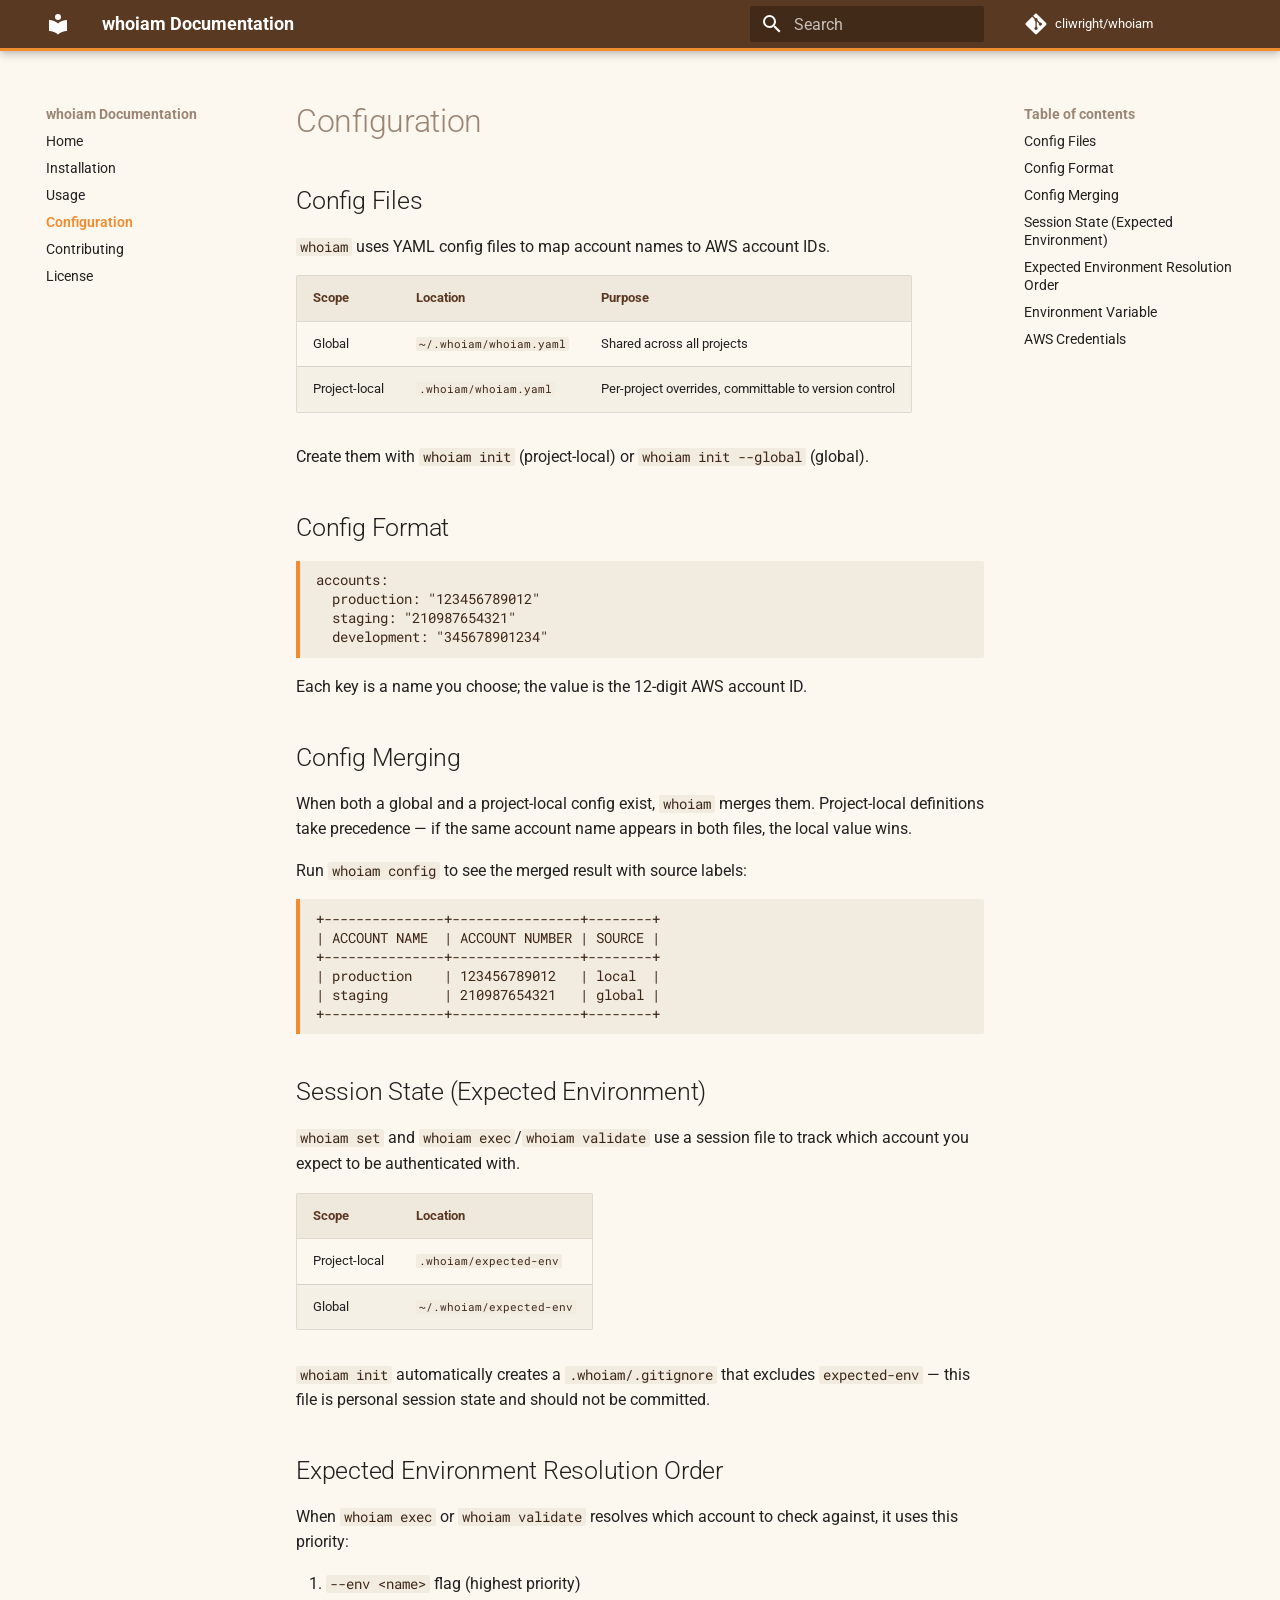
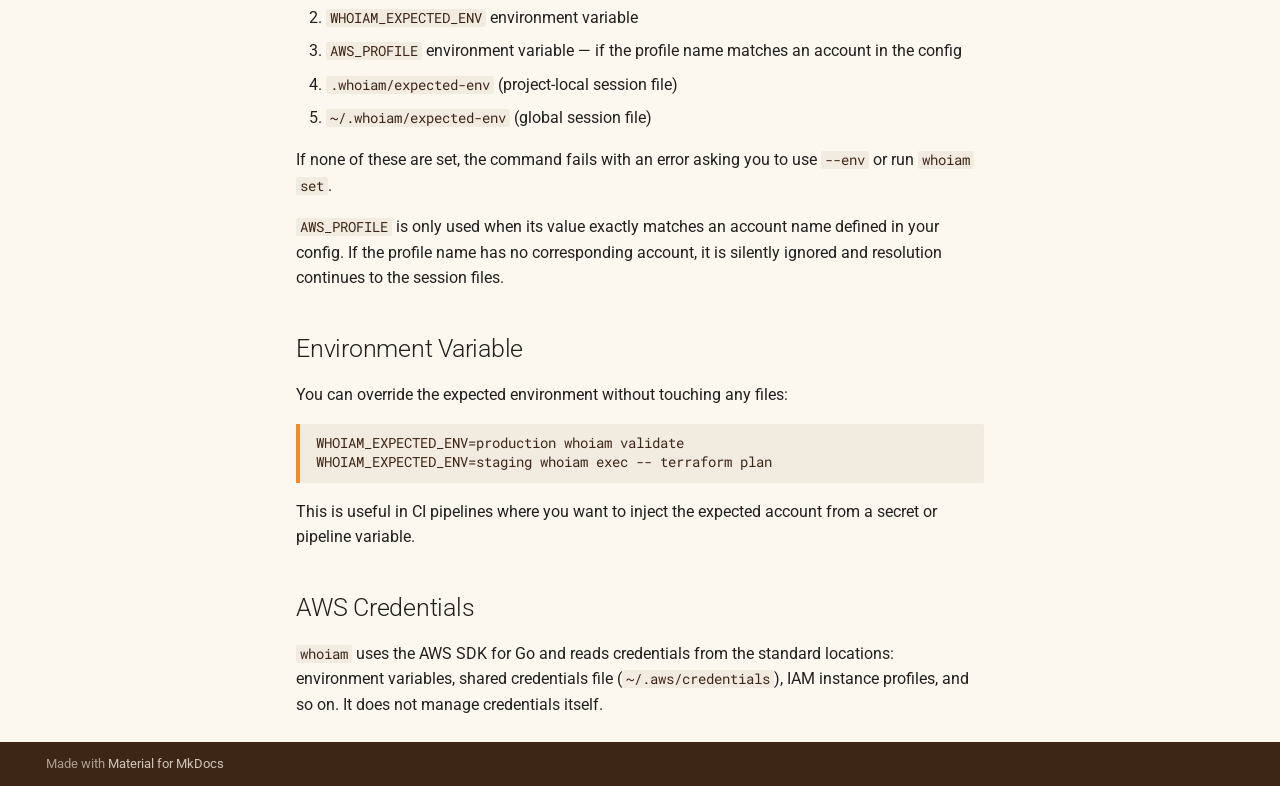
<file: configuration/index.html>
<!doctype html>
<html lang="en" class="no-js">
  <head>
    
      <meta charset="utf-8">
      <meta name="viewport" content="width=device-width,initial-scale=1">
      
      
      
      
        <link rel="prev" href="../usage/">
      
      
        <link rel="next" href="../contributing/">
      
      
        
      
      
      <link rel="icon" href="../assets/images/favicon.png">
      <meta name="generator" content="mkdocs-1.6.1, mkdocs-material-9.7.6">
    
    
      
        <title>Configuration - whoiam Documentation</title>
      
    
    
      <link rel="stylesheet" href="../assets/stylesheets/main.484c7ddc.min.css">
      
        
        <link rel="stylesheet" href="../assets/stylesheets/palette.ab4e12ef.min.css">
      
      


    
    
      
    
    
      
        
        
        <link rel="preconnect" href="https://fonts.gstatic.com" crossorigin>
        <link rel="stylesheet" href="https://fonts.googleapis.com/css?family=Roboto:300,300i,400,400i,700,700i%7CRoboto+Mono:400,400i,700,700i&display=fallback">
        <style>:root{--md-text-font:"Roboto";--md-code-font:"Roboto Mono"}</style>
      
    
    
      <link rel="stylesheet" href="../stylesheets/palette.css">
    
    <script>__md_scope=new URL("..",location),__md_hash=e=>[...e].reduce(((e,_)=>(e<<5)-e+_.charCodeAt(0)),0),__md_get=(e,_=localStorage,t=__md_scope)=>JSON.parse(_.getItem(t.pathname+"."+e)),__md_set=(e,_,t=localStorage,a=__md_scope)=>{try{t.setItem(a.pathname+"."+e,JSON.stringify(_))}catch(e){}}</script>
    
      

    
    
  </head>
  
  
    
    
    
    
    
    <body dir="ltr" data-md-color-scheme="whoiam" data-md-color-primary="indigo" data-md-color-accent="indigo">
  
    
    <input class="md-toggle" data-md-toggle="drawer" type="checkbox" id="__drawer" autocomplete="off">
    <input class="md-toggle" data-md-toggle="search" type="checkbox" id="__search" autocomplete="off">
    <label class="md-overlay" for="__drawer"></label>
    <div data-md-component="skip">
      
        
        <a href="#configuration" class="md-skip">
          Skip to content
        </a>
      
    </div>
    <div data-md-component="announce">
      
    </div>
    
    
      

  

<header class="md-header md-header--shadow" data-md-component="header">
  <nav class="md-header__inner md-grid" aria-label="Header">
    <a href=".." title="whoiam Documentation" class="md-header__button md-logo" aria-label="whoiam Documentation" data-md-component="logo">
      
  
  <svg xmlns="http://www.w3.org/2000/svg" viewBox="0 0 24 24"><path d="M12 8a3 3 0 0 0 3-3 3 3 0 0 0-3-3 3 3 0 0 0-3 3 3 3 0 0 0 3 3m0 3.54C9.64 9.35 6.5 8 3 8v11c3.5 0 6.64 1.35 9 3.54 2.36-2.19 5.5-3.54 9-3.54V8c-3.5 0-6.64 1.35-9 3.54"/></svg>

    </a>
    <label class="md-header__button md-icon" for="__drawer">
      
      <svg xmlns="http://www.w3.org/2000/svg" viewBox="0 0 24 24"><path d="M3 6h18v2H3zm0 5h18v2H3zm0 5h18v2H3z"/></svg>
    </label>
    <div class="md-header__title" data-md-component="header-title">
      <div class="md-header__ellipsis">
        <div class="md-header__topic">
          <span class="md-ellipsis">
            whoiam Documentation
          </span>
        </div>
        <div class="md-header__topic" data-md-component="header-topic">
          <span class="md-ellipsis">
            
              Configuration
            
          </span>
        </div>
      </div>
    </div>
    
      
    
    
    
    
      
      
        <label class="md-header__button md-icon" for="__search">
          
          <svg xmlns="http://www.w3.org/2000/svg" viewBox="0 0 24 24"><path d="M9.5 3A6.5 6.5 0 0 1 16 9.5c0 1.61-.59 3.09-1.56 4.23l.27.27h.79l5 5-1.5 1.5-5-5v-.79l-.27-.27A6.52 6.52 0 0 1 9.5 16 6.5 6.5 0 0 1 3 9.5 6.5 6.5 0 0 1 9.5 3m0 2C7 5 5 7 5 9.5S7 14 9.5 14 14 12 14 9.5 12 5 9.5 5"/></svg>
        </label>
        <div class="md-search" data-md-component="search" role="dialog">
  <label class="md-search__overlay" for="__search"></label>
  <div class="md-search__inner" role="search">
    <form class="md-search__form" name="search">
      <input type="text" class="md-search__input" name="query" aria-label="Search" placeholder="Search" autocapitalize="off" autocorrect="off" autocomplete="off" spellcheck="false" data-md-component="search-query" required>
      <label class="md-search__icon md-icon" for="__search">
        
        <svg xmlns="http://www.w3.org/2000/svg" viewBox="0 0 24 24"><path d="M9.5 3A6.5 6.5 0 0 1 16 9.5c0 1.61-.59 3.09-1.56 4.23l.27.27h.79l5 5-1.5 1.5-5-5v-.79l-.27-.27A6.52 6.52 0 0 1 9.5 16 6.5 6.5 0 0 1 3 9.5 6.5 6.5 0 0 1 9.5 3m0 2C7 5 5 7 5 9.5S7 14 9.5 14 14 12 14 9.5 12 5 9.5 5"/></svg>
        
        <svg xmlns="http://www.w3.org/2000/svg" viewBox="0 0 24 24"><path d="M20 11v2H8l5.5 5.5-1.42 1.42L4.16 12l7.92-7.92L13.5 5.5 8 11z"/></svg>
      </label>
      <nav class="md-search__options" aria-label="Search">
        
        <button type="reset" class="md-search__icon md-icon" title="Clear" aria-label="Clear" tabindex="-1">
          
          <svg xmlns="http://www.w3.org/2000/svg" viewBox="0 0 24 24"><path d="M19 6.41 17.59 5 12 10.59 6.41 5 5 6.41 10.59 12 5 17.59 6.41 19 12 13.41 17.59 19 19 17.59 13.41 12z"/></svg>
        </button>
      </nav>
      
    </form>
    <div class="md-search__output">
      <div class="md-search__scrollwrap" tabindex="0" data-md-scrollfix>
        <div class="md-search-result" data-md-component="search-result">
          <div class="md-search-result__meta">
            Initializing search
          </div>
          <ol class="md-search-result__list" role="presentation"></ol>
        </div>
      </div>
    </div>
  </div>
</div>
      
    
    
      <div class="md-header__source">
        <a href="https://github.com/cliwright/whoiam" title="Go to repository" class="md-source" data-md-component="source">
  <div class="md-source__icon md-icon">
    
    <svg xmlns="http://www.w3.org/2000/svg" viewBox="0 0 448 512"><!--! Font Awesome Free 7.1.0 by @fontawesome - https://fontawesome.com License - https://fontawesome.com/license/free (Icons: CC BY 4.0, Fonts: SIL OFL 1.1, Code: MIT License) Copyright 2025 Fonticons, Inc.--><path d="M439.6 236.1 244 40.5c-5.4-5.5-12.8-8.5-20.4-8.5s-15 3-20.4 8.4L162.5 81l51.5 51.5c27.1-9.1 52.7 16.8 43.4 43.7l49.7 49.7c34.2-11.8 61.2 31 35.5 56.7-26.5 26.5-70.2-2.9-56-37.3L240.3 199v121.9c25.3 12.5 22.3 41.8 9.1 55-6.4 6.4-15.2 10.1-24.3 10.1s-17.8-3.6-24.3-10.1c-17.6-17.6-11.1-46.9 11.2-56v-123c-20.8-8.5-24.6-30.7-18.6-45L142.6 101 8.5 235.1C3 240.6 0 247.9 0 255.5s3 15 8.5 20.4l195.6 195.7c5.4 5.4 12.7 8.4 20.4 8.4s15-3 20.4-8.4l194.7-194.7c5.4-5.4 8.4-12.8 8.4-20.4s-3-15-8.4-20.4"/></svg>
  </div>
  <div class="md-source__repository">
    cliwright/whoiam
  </div>
</a>
      </div>
    
  </nav>
  
</header>
    
    <div class="md-container" data-md-component="container">
      
      
        
          
        
      
      <main class="md-main" data-md-component="main">
        <div class="md-main__inner md-grid">
          
            
              
              <div class="md-sidebar md-sidebar--primary" data-md-component="sidebar" data-md-type="navigation" >
                <div class="md-sidebar__scrollwrap">
                  <div class="md-sidebar__inner">
                    



<nav class="md-nav md-nav--primary" aria-label="Navigation" data-md-level="0">
  <label class="md-nav__title" for="__drawer">
    <a href=".." title="whoiam Documentation" class="md-nav__button md-logo" aria-label="whoiam Documentation" data-md-component="logo">
      
  
  <svg xmlns="http://www.w3.org/2000/svg" viewBox="0 0 24 24"><path d="M12 8a3 3 0 0 0 3-3 3 3 0 0 0-3-3 3 3 0 0 0-3 3 3 3 0 0 0 3 3m0 3.54C9.64 9.35 6.5 8 3 8v11c3.5 0 6.64 1.35 9 3.54 2.36-2.19 5.5-3.54 9-3.54V8c-3.5 0-6.64 1.35-9 3.54"/></svg>

    </a>
    whoiam Documentation
  </label>
  
    <div class="md-nav__source">
      <a href="https://github.com/cliwright/whoiam" title="Go to repository" class="md-source" data-md-component="source">
  <div class="md-source__icon md-icon">
    
    <svg xmlns="http://www.w3.org/2000/svg" viewBox="0 0 448 512"><!--! Font Awesome Free 7.1.0 by @fontawesome - https://fontawesome.com License - https://fontawesome.com/license/free (Icons: CC BY 4.0, Fonts: SIL OFL 1.1, Code: MIT License) Copyright 2025 Fonticons, Inc.--><path d="M439.6 236.1 244 40.5c-5.4-5.5-12.8-8.5-20.4-8.5s-15 3-20.4 8.4L162.5 81l51.5 51.5c27.1-9.1 52.7 16.8 43.4 43.7l49.7 49.7c34.2-11.8 61.2 31 35.5 56.7-26.5 26.5-70.2-2.9-56-37.3L240.3 199v121.9c25.3 12.5 22.3 41.8 9.1 55-6.4 6.4-15.2 10.1-24.3 10.1s-17.8-3.6-24.3-10.1c-17.6-17.6-11.1-46.9 11.2-56v-123c-20.8-8.5-24.6-30.7-18.6-45L142.6 101 8.5 235.1C3 240.6 0 247.9 0 255.5s3 15 8.5 20.4l195.6 195.7c5.4 5.4 12.7 8.4 20.4 8.4s15-3 20.4-8.4l194.7-194.7c5.4-5.4 8.4-12.8 8.4-20.4s-3-15-8.4-20.4"/></svg>
  </div>
  <div class="md-source__repository">
    cliwright/whoiam
  </div>
</a>
    </div>
  
  <ul class="md-nav__list" data-md-scrollfix>
    
      
      
  
  
  
  
    <li class="md-nav__item">
      <a href=".." class="md-nav__link">
        
  
  
  <span class="md-ellipsis">
    
  
    Home
  

    
  </span>
  
  

      </a>
    </li>
  

    
      
      
  
  
  
  
    <li class="md-nav__item">
      <a href="../installation/" class="md-nav__link">
        
  
  
  <span class="md-ellipsis">
    
  
    Installation
  

    
  </span>
  
  

      </a>
    </li>
  

    
      
      
  
  
  
  
    <li class="md-nav__item">
      <a href="../usage/" class="md-nav__link">
        
  
  
  <span class="md-ellipsis">
    
  
    Usage
  

    
  </span>
  
  

      </a>
    </li>
  

    
      
      
  
  
    
  
  
  
    <li class="md-nav__item md-nav__item--active">
      
      <input class="md-nav__toggle md-toggle" type="checkbox" id="__toc">
      
      
        
      
      
        <label class="md-nav__link md-nav__link--active" for="__toc">
          
  
  
  <span class="md-ellipsis">
    
  
    Configuration
  

    
  </span>
  
  

          <span class="md-nav__icon md-icon"></span>
        </label>
      
      <a href="./" class="md-nav__link md-nav__link--active">
        
  
  
  <span class="md-ellipsis">
    
  
    Configuration
  

    
  </span>
  
  

      </a>
      
        

<nav class="md-nav md-nav--secondary" aria-label="Table of contents">
  
  
  
    
  
  
    <label class="md-nav__title" for="__toc">
      <span class="md-nav__icon md-icon"></span>
      Table of contents
    </label>
    <ul class="md-nav__list" data-md-component="toc" data-md-scrollfix>
      
        <li class="md-nav__item">
  <a href="#config-files" class="md-nav__link">
    <span class="md-ellipsis">
      
        Config Files
      
    </span>
  </a>
  
</li>
      
        <li class="md-nav__item">
  <a href="#config-format" class="md-nav__link">
    <span class="md-ellipsis">
      
        Config Format
      
    </span>
  </a>
  
</li>
      
        <li class="md-nav__item">
  <a href="#config-merging" class="md-nav__link">
    <span class="md-ellipsis">
      
        Config Merging
      
    </span>
  </a>
  
</li>
      
        <li class="md-nav__item">
  <a href="#session-state-expected-environment" class="md-nav__link">
    <span class="md-ellipsis">
      
        Session State (Expected Environment)
      
    </span>
  </a>
  
</li>
      
        <li class="md-nav__item">
  <a href="#expected-environment-resolution-order" class="md-nav__link">
    <span class="md-ellipsis">
      
        Expected Environment Resolution Order
      
    </span>
  </a>
  
</li>
      
        <li class="md-nav__item">
  <a href="#environment-variable" class="md-nav__link">
    <span class="md-ellipsis">
      
        Environment Variable
      
    </span>
  </a>
  
</li>
      
        <li class="md-nav__item">
  <a href="#aws-credentials" class="md-nav__link">
    <span class="md-ellipsis">
      
        AWS Credentials
      
    </span>
  </a>
  
</li>
      
    </ul>
  
</nav>
      
    </li>
  

    
      
      
  
  
  
  
    <li class="md-nav__item">
      <a href="../contributing/" class="md-nav__link">
        
  
  
  <span class="md-ellipsis">
    
  
    Contributing
  

    
  </span>
  
  

      </a>
    </li>
  

    
      
      
  
  
  
  
    <li class="md-nav__item">
      <a href="../license/" class="md-nav__link">
        
  
  
  <span class="md-ellipsis">
    
  
    License
  

    
  </span>
  
  

      </a>
    </li>
  

    
  </ul>
</nav>
                  </div>
                </div>
              </div>
            
            
              
              <div class="md-sidebar md-sidebar--secondary" data-md-component="sidebar" data-md-type="toc" >
                <div class="md-sidebar__scrollwrap">
                  <div class="md-sidebar__inner">
                    

<nav class="md-nav md-nav--secondary" aria-label="Table of contents">
  
  
  
    
  
  
    <label class="md-nav__title" for="__toc">
      <span class="md-nav__icon md-icon"></span>
      Table of contents
    </label>
    <ul class="md-nav__list" data-md-component="toc" data-md-scrollfix>
      
        <li class="md-nav__item">
  <a href="#config-files" class="md-nav__link">
    <span class="md-ellipsis">
      
        Config Files
      
    </span>
  </a>
  
</li>
      
        <li class="md-nav__item">
  <a href="#config-format" class="md-nav__link">
    <span class="md-ellipsis">
      
        Config Format
      
    </span>
  </a>
  
</li>
      
        <li class="md-nav__item">
  <a href="#config-merging" class="md-nav__link">
    <span class="md-ellipsis">
      
        Config Merging
      
    </span>
  </a>
  
</li>
      
        <li class="md-nav__item">
  <a href="#session-state-expected-environment" class="md-nav__link">
    <span class="md-ellipsis">
      
        Session State (Expected Environment)
      
    </span>
  </a>
  
</li>
      
        <li class="md-nav__item">
  <a href="#expected-environment-resolution-order" class="md-nav__link">
    <span class="md-ellipsis">
      
        Expected Environment Resolution Order
      
    </span>
  </a>
  
</li>
      
        <li class="md-nav__item">
  <a href="#environment-variable" class="md-nav__link">
    <span class="md-ellipsis">
      
        Environment Variable
      
    </span>
  </a>
  
</li>
      
        <li class="md-nav__item">
  <a href="#aws-credentials" class="md-nav__link">
    <span class="md-ellipsis">
      
        AWS Credentials
      
    </span>
  </a>
  
</li>
      
    </ul>
  
</nav>
                  </div>
                </div>
              </div>
            
          
          
            <div class="md-content" data-md-component="content">
              
              <article class="md-content__inner md-typeset">
                
                  


  
  


<h1 id="configuration">Configuration</h1>
<h2 id="config-files">Config Files</h2>
<p><code>whoiam</code> uses YAML config files to map account names to AWS account IDs.</p>
<table>
<thead>
<tr>
<th>Scope</th>
<th>Location</th>
<th>Purpose</th>
</tr>
</thead>
<tbody>
<tr>
<td>Global</td>
<td><code>~/.whoiam/whoiam.yaml</code></td>
<td>Shared across all projects</td>
</tr>
<tr>
<td>Project-local</td>
<td><code>.whoiam/whoiam.yaml</code></td>
<td>Per-project overrides, committable to version control</td>
</tr>
</tbody>
</table>
<p>Create them with <code>whoiam init</code> (project-local) or <code>whoiam init --global</code> (global).</p>
<h2 id="config-format">Config Format</h2>
<pre><code class="language-yaml">accounts:
  production: &quot;123456789012&quot;
  staging: &quot;210987654321&quot;
  development: &quot;345678901234&quot;
</code></pre>
<p>Each key is a name you choose; the value is the 12-digit AWS account ID.</p>
<h2 id="config-merging">Config Merging</h2>
<p>When both a global and a project-local config exist, <code>whoiam</code> merges them. Project-local definitions take precedence — if the same account name appears in both files, the local value wins.</p>
<p>Run <code>whoiam config</code> to see the merged result with source labels:</p>
<pre><code>+---------------+----------------+--------+
| ACCOUNT NAME  | ACCOUNT NUMBER | SOURCE |
+---------------+----------------+--------+
| production    | 123456789012   | local  |
| staging       | 210987654321   | global |
+---------------+----------------+--------+
</code></pre>
<h2 id="session-state-expected-environment">Session State (Expected Environment)</h2>
<p><code>whoiam set</code> and <code>whoiam exec</code>/<code>whoiam validate</code> use a session file to track which account you expect to be authenticated with.</p>
<table>
<thead>
<tr>
<th>Scope</th>
<th>Location</th>
</tr>
</thead>
<tbody>
<tr>
<td>Project-local</td>
<td><code>.whoiam/expected-env</code></td>
</tr>
<tr>
<td>Global</td>
<td><code>~/.whoiam/expected-env</code></td>
</tr>
</tbody>
</table>
<p><code>whoiam init</code> automatically creates a <code>.whoiam/.gitignore</code> that excludes <code>expected-env</code> — this file is personal session state and should not be committed.</p>
<h2 id="expected-environment-resolution-order">Expected Environment Resolution Order</h2>
<p>When <code>whoiam exec</code> or <code>whoiam validate</code> resolves which account to check against, it uses this priority:</p>
<ol>
<li><code>--env &lt;name&gt;</code> flag (highest priority)</li>
<li><code>WHOIAM_EXPECTED_ENV</code> environment variable</li>
<li><code>AWS_PROFILE</code> environment variable — if the profile name matches an account in the config</li>
<li><code>.whoiam/expected-env</code> (project-local session file)</li>
<li><code>~/.whoiam/expected-env</code> (global session file)</li>
</ol>
<p>If none of these are set, the command fails with an error asking you to use <code>--env</code> or run <code>whoiam set</code>.</p>
<p><code>AWS_PROFILE</code> is only used when its value exactly matches an account name defined in your config. If the profile name has no corresponding account, it is silently ignored and resolution continues to the session files.</p>
<h2 id="environment-variable">Environment Variable</h2>
<p>You can override the expected environment without touching any files:</p>
<pre><code class="language-sh">WHOIAM_EXPECTED_ENV=production whoiam validate
WHOIAM_EXPECTED_ENV=staging whoiam exec -- terraform plan
</code></pre>
<p>This is useful in CI pipelines where you want to inject the expected account from a secret or pipeline variable.</p>
<h2 id="aws-credentials">AWS Credentials</h2>
<p><code>whoiam</code> uses the AWS SDK for Go and reads credentials from the standard locations: environment variables, shared credentials file (<code>~/.aws/credentials</code>), IAM instance profiles, and so on. It does not manage credentials itself.</p>












                
              </article>
            </div>
          
          
<script>var target=document.getElementById(location.hash.slice(1));target&&target.name&&(target.checked=target.name.startsWith("__tabbed_"))</script>
        </div>
        
      </main>
      
        <footer class="md-footer">
  
  <div class="md-footer-meta md-typeset">
    <div class="md-footer-meta__inner md-grid">
      <div class="md-copyright">
  
  
    Made with
    <a href="https://squidfunk.github.io/mkdocs-material/" target="_blank" rel="noopener">
      Material for MkDocs
    </a>
  
</div>
      
    </div>
  </div>
</footer>
      
    </div>
    <div class="md-dialog" data-md-component="dialog">
      <div class="md-dialog__inner md-typeset"></div>
    </div>
    
    
    
      
      
      <script id="__config" type="application/json">{"annotate": null, "base": "..", "features": [], "search": "../assets/javascripts/workers/search.2c215733.min.js", "tags": null, "translations": {"clipboard.copied": "Copied to clipboard", "clipboard.copy": "Copy to clipboard", "search.result.more.one": "1 more on this page", "search.result.more.other": "# more on this page", "search.result.none": "No matching documents", "search.result.one": "1 matching document", "search.result.other": "# matching documents", "search.result.placeholder": "Type to start searching", "search.result.term.missing": "Missing", "select.version": "Select version"}, "version": null}</script>
    
    
      <script src="../assets/javascripts/bundle.79ae519e.min.js"></script>
      
    
  </body>
</html>
</file>
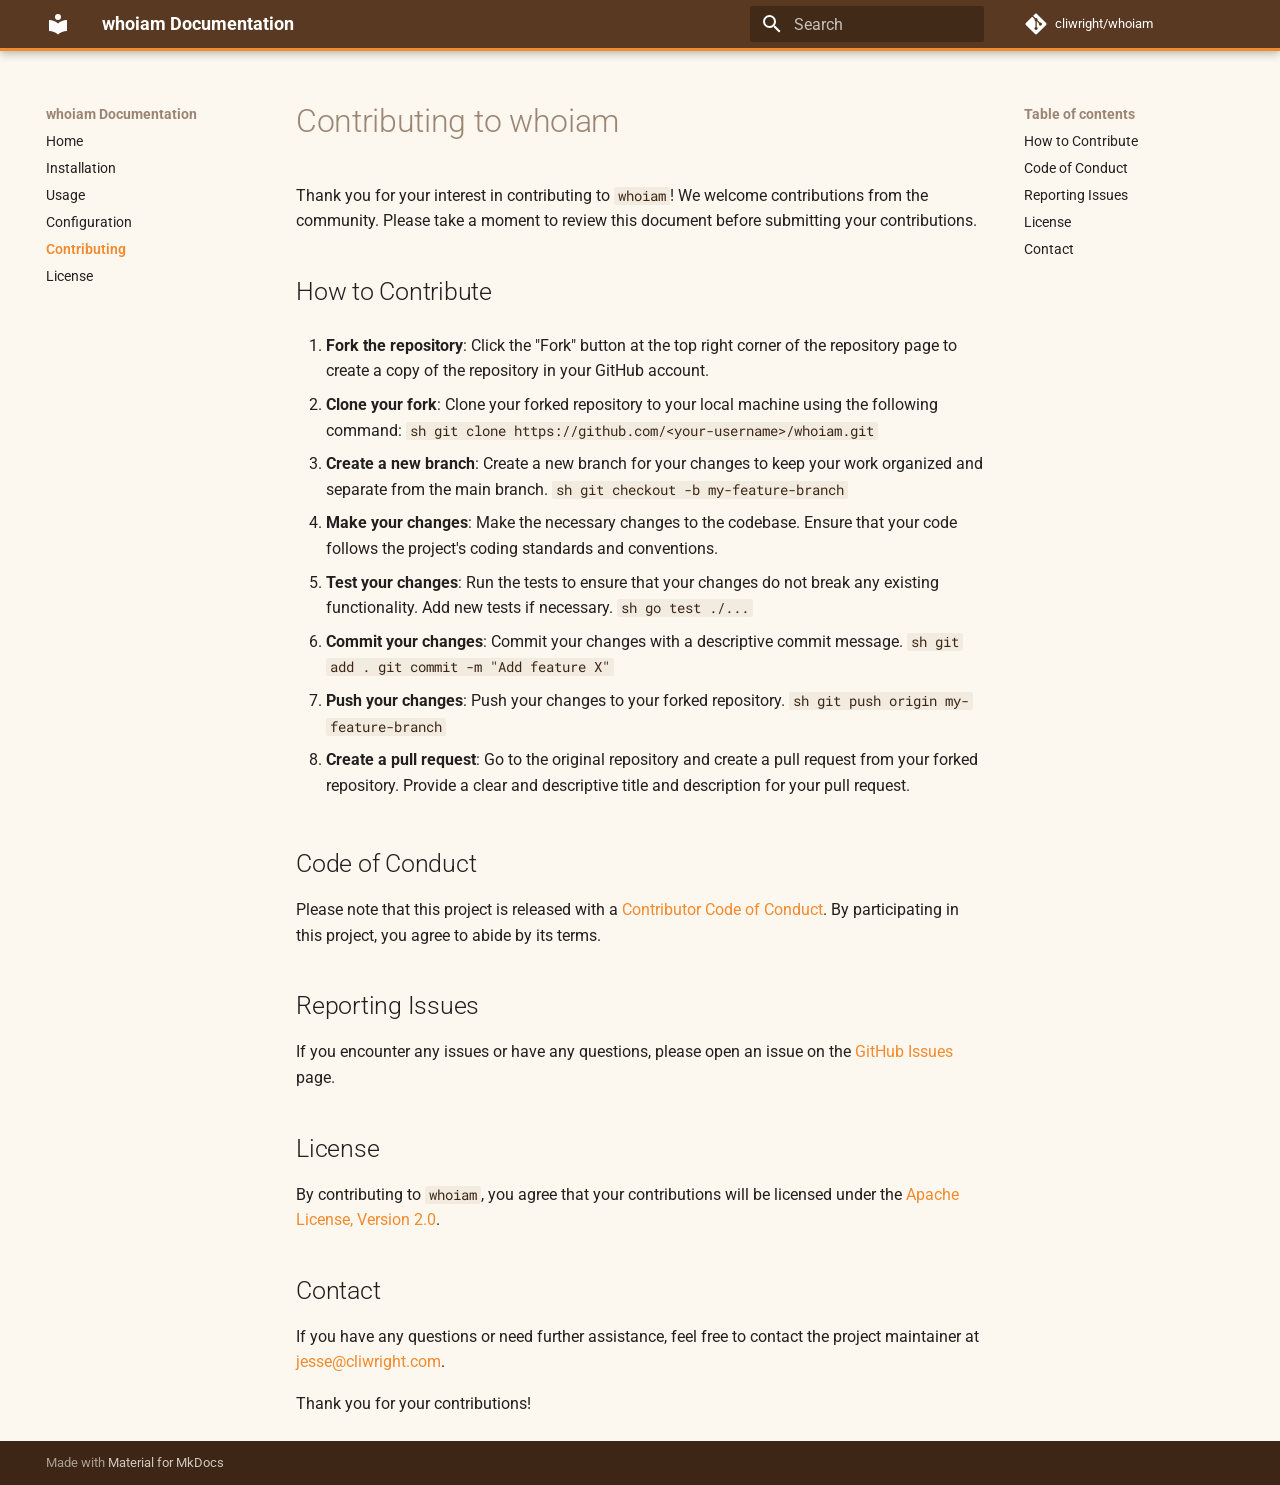
<file: contributing/index.html>
<!doctype html>
<html lang="en" class="no-js">
  <head>
    
      <meta charset="utf-8">
      <meta name="viewport" content="width=device-width,initial-scale=1">
      
      
      
      
        <link rel="prev" href="../configuration/">
      
      
        <link rel="next" href="../license/">
      
      
        
      
      
      <link rel="icon" href="../assets/images/favicon.png">
      <meta name="generator" content="mkdocs-1.6.1, mkdocs-material-9.7.6">
    
    
      
        <title>Contributing - whoiam Documentation</title>
      
    
    
      <link rel="stylesheet" href="../assets/stylesheets/main.484c7ddc.min.css">
      
        
        <link rel="stylesheet" href="../assets/stylesheets/palette.ab4e12ef.min.css">
      
      


    
    
      
    
    
      
        
        
        <link rel="preconnect" href="https://fonts.gstatic.com" crossorigin>
        <link rel="stylesheet" href="https://fonts.googleapis.com/css?family=Roboto:300,300i,400,400i,700,700i%7CRoboto+Mono:400,400i,700,700i&display=fallback">
        <style>:root{--md-text-font:"Roboto";--md-code-font:"Roboto Mono"}</style>
      
    
    
      <link rel="stylesheet" href="../stylesheets/palette.css">
    
    <script>__md_scope=new URL("..",location),__md_hash=e=>[...e].reduce(((e,_)=>(e<<5)-e+_.charCodeAt(0)),0),__md_get=(e,_=localStorage,t=__md_scope)=>JSON.parse(_.getItem(t.pathname+"."+e)),__md_set=(e,_,t=localStorage,a=__md_scope)=>{try{t.setItem(a.pathname+"."+e,JSON.stringify(_))}catch(e){}}</script>
    
      

    
    
  </head>
  
  
    
    
    
    
    
    <body dir="ltr" data-md-color-scheme="whoiam" data-md-color-primary="indigo" data-md-color-accent="indigo">
  
    
    <input class="md-toggle" data-md-toggle="drawer" type="checkbox" id="__drawer" autocomplete="off">
    <input class="md-toggle" data-md-toggle="search" type="checkbox" id="__search" autocomplete="off">
    <label class="md-overlay" for="__drawer"></label>
    <div data-md-component="skip">
      
        
        <a href="#contributing-to-whoiam" class="md-skip">
          Skip to content
        </a>
      
    </div>
    <div data-md-component="announce">
      
    </div>
    
    
      

  

<header class="md-header md-header--shadow" data-md-component="header">
  <nav class="md-header__inner md-grid" aria-label="Header">
    <a href=".." title="whoiam Documentation" class="md-header__button md-logo" aria-label="whoiam Documentation" data-md-component="logo">
      
  
  <svg xmlns="http://www.w3.org/2000/svg" viewBox="0 0 24 24"><path d="M12 8a3 3 0 0 0 3-3 3 3 0 0 0-3-3 3 3 0 0 0-3 3 3 3 0 0 0 3 3m0 3.54C9.64 9.35 6.5 8 3 8v11c3.5 0 6.64 1.35 9 3.54 2.36-2.19 5.5-3.54 9-3.54V8c-3.5 0-6.64 1.35-9 3.54"/></svg>

    </a>
    <label class="md-header__button md-icon" for="__drawer">
      
      <svg xmlns="http://www.w3.org/2000/svg" viewBox="0 0 24 24"><path d="M3 6h18v2H3zm0 5h18v2H3zm0 5h18v2H3z"/></svg>
    </label>
    <div class="md-header__title" data-md-component="header-title">
      <div class="md-header__ellipsis">
        <div class="md-header__topic">
          <span class="md-ellipsis">
            whoiam Documentation
          </span>
        </div>
        <div class="md-header__topic" data-md-component="header-topic">
          <span class="md-ellipsis">
            
              Contributing
            
          </span>
        </div>
      </div>
    </div>
    
      
    
    
    
    
      
      
        <label class="md-header__button md-icon" for="__search">
          
          <svg xmlns="http://www.w3.org/2000/svg" viewBox="0 0 24 24"><path d="M9.5 3A6.5 6.5 0 0 1 16 9.5c0 1.61-.59 3.09-1.56 4.23l.27.27h.79l5 5-1.5 1.5-5-5v-.79l-.27-.27A6.52 6.52 0 0 1 9.5 16 6.5 6.5 0 0 1 3 9.5 6.5 6.5 0 0 1 9.5 3m0 2C7 5 5 7 5 9.5S7 14 9.5 14 14 12 14 9.5 12 5 9.5 5"/></svg>
        </label>
        <div class="md-search" data-md-component="search" role="dialog">
  <label class="md-search__overlay" for="__search"></label>
  <div class="md-search__inner" role="search">
    <form class="md-search__form" name="search">
      <input type="text" class="md-search__input" name="query" aria-label="Search" placeholder="Search" autocapitalize="off" autocorrect="off" autocomplete="off" spellcheck="false" data-md-component="search-query" required>
      <label class="md-search__icon md-icon" for="__search">
        
        <svg xmlns="http://www.w3.org/2000/svg" viewBox="0 0 24 24"><path d="M9.5 3A6.5 6.5 0 0 1 16 9.5c0 1.61-.59 3.09-1.56 4.23l.27.27h.79l5 5-1.5 1.5-5-5v-.79l-.27-.27A6.52 6.52 0 0 1 9.5 16 6.5 6.5 0 0 1 3 9.5 6.5 6.5 0 0 1 9.5 3m0 2C7 5 5 7 5 9.5S7 14 9.5 14 14 12 14 9.5 12 5 9.5 5"/></svg>
        
        <svg xmlns="http://www.w3.org/2000/svg" viewBox="0 0 24 24"><path d="M20 11v2H8l5.5 5.5-1.42 1.42L4.16 12l7.92-7.92L13.5 5.5 8 11z"/></svg>
      </label>
      <nav class="md-search__options" aria-label="Search">
        
        <button type="reset" class="md-search__icon md-icon" title="Clear" aria-label="Clear" tabindex="-1">
          
          <svg xmlns="http://www.w3.org/2000/svg" viewBox="0 0 24 24"><path d="M19 6.41 17.59 5 12 10.59 6.41 5 5 6.41 10.59 12 5 17.59 6.41 19 12 13.41 17.59 19 19 17.59 13.41 12z"/></svg>
        </button>
      </nav>
      
    </form>
    <div class="md-search__output">
      <div class="md-search__scrollwrap" tabindex="0" data-md-scrollfix>
        <div class="md-search-result" data-md-component="search-result">
          <div class="md-search-result__meta">
            Initializing search
          </div>
          <ol class="md-search-result__list" role="presentation"></ol>
        </div>
      </div>
    </div>
  </div>
</div>
      
    
    
      <div class="md-header__source">
        <a href="https://github.com/cliwright/whoiam" title="Go to repository" class="md-source" data-md-component="source">
  <div class="md-source__icon md-icon">
    
    <svg xmlns="http://www.w3.org/2000/svg" viewBox="0 0 448 512"><!--! Font Awesome Free 7.1.0 by @fontawesome - https://fontawesome.com License - https://fontawesome.com/license/free (Icons: CC BY 4.0, Fonts: SIL OFL 1.1, Code: MIT License) Copyright 2025 Fonticons, Inc.--><path d="M439.6 236.1 244 40.5c-5.4-5.5-12.8-8.5-20.4-8.5s-15 3-20.4 8.4L162.5 81l51.5 51.5c27.1-9.1 52.7 16.8 43.4 43.7l49.7 49.7c34.2-11.8 61.2 31 35.5 56.7-26.5 26.5-70.2-2.9-56-37.3L240.3 199v121.9c25.3 12.5 22.3 41.8 9.1 55-6.4 6.4-15.2 10.1-24.3 10.1s-17.8-3.6-24.3-10.1c-17.6-17.6-11.1-46.9 11.2-56v-123c-20.8-8.5-24.6-30.7-18.6-45L142.6 101 8.5 235.1C3 240.6 0 247.9 0 255.5s3 15 8.5 20.4l195.6 195.7c5.4 5.4 12.7 8.4 20.4 8.4s15-3 20.4-8.4l194.7-194.7c5.4-5.4 8.4-12.8 8.4-20.4s-3-15-8.4-20.4"/></svg>
  </div>
  <div class="md-source__repository">
    cliwright/whoiam
  </div>
</a>
      </div>
    
  </nav>
  
</header>
    
    <div class="md-container" data-md-component="container">
      
      
        
          
        
      
      <main class="md-main" data-md-component="main">
        <div class="md-main__inner md-grid">
          
            
              
              <div class="md-sidebar md-sidebar--primary" data-md-component="sidebar" data-md-type="navigation" >
                <div class="md-sidebar__scrollwrap">
                  <div class="md-sidebar__inner">
                    



<nav class="md-nav md-nav--primary" aria-label="Navigation" data-md-level="0">
  <label class="md-nav__title" for="__drawer">
    <a href=".." title="whoiam Documentation" class="md-nav__button md-logo" aria-label="whoiam Documentation" data-md-component="logo">
      
  
  <svg xmlns="http://www.w3.org/2000/svg" viewBox="0 0 24 24"><path d="M12 8a3 3 0 0 0 3-3 3 3 0 0 0-3-3 3 3 0 0 0-3 3 3 3 0 0 0 3 3m0 3.54C9.64 9.35 6.5 8 3 8v11c3.5 0 6.64 1.35 9 3.54 2.36-2.19 5.5-3.54 9-3.54V8c-3.5 0-6.64 1.35-9 3.54"/></svg>

    </a>
    whoiam Documentation
  </label>
  
    <div class="md-nav__source">
      <a href="https://github.com/cliwright/whoiam" title="Go to repository" class="md-source" data-md-component="source">
  <div class="md-source__icon md-icon">
    
    <svg xmlns="http://www.w3.org/2000/svg" viewBox="0 0 448 512"><!--! Font Awesome Free 7.1.0 by @fontawesome - https://fontawesome.com License - https://fontawesome.com/license/free (Icons: CC BY 4.0, Fonts: SIL OFL 1.1, Code: MIT License) Copyright 2025 Fonticons, Inc.--><path d="M439.6 236.1 244 40.5c-5.4-5.5-12.8-8.5-20.4-8.5s-15 3-20.4 8.4L162.5 81l51.5 51.5c27.1-9.1 52.7 16.8 43.4 43.7l49.7 49.7c34.2-11.8 61.2 31 35.5 56.7-26.5 26.5-70.2-2.9-56-37.3L240.3 199v121.9c25.3 12.5 22.3 41.8 9.1 55-6.4 6.4-15.2 10.1-24.3 10.1s-17.8-3.6-24.3-10.1c-17.6-17.6-11.1-46.9 11.2-56v-123c-20.8-8.5-24.6-30.7-18.6-45L142.6 101 8.5 235.1C3 240.6 0 247.9 0 255.5s3 15 8.5 20.4l195.6 195.7c5.4 5.4 12.7 8.4 20.4 8.4s15-3 20.4-8.4l194.7-194.7c5.4-5.4 8.4-12.8 8.4-20.4s-3-15-8.4-20.4"/></svg>
  </div>
  <div class="md-source__repository">
    cliwright/whoiam
  </div>
</a>
    </div>
  
  <ul class="md-nav__list" data-md-scrollfix>
    
      
      
  
  
  
  
    <li class="md-nav__item">
      <a href=".." class="md-nav__link">
        
  
  
  <span class="md-ellipsis">
    
  
    Home
  

    
  </span>
  
  

      </a>
    </li>
  

    
      
      
  
  
  
  
    <li class="md-nav__item">
      <a href="../installation/" class="md-nav__link">
        
  
  
  <span class="md-ellipsis">
    
  
    Installation
  

    
  </span>
  
  

      </a>
    </li>
  

    
      
      
  
  
  
  
    <li class="md-nav__item">
      <a href="../usage/" class="md-nav__link">
        
  
  
  <span class="md-ellipsis">
    
  
    Usage
  

    
  </span>
  
  

      </a>
    </li>
  

    
      
      
  
  
  
  
    <li class="md-nav__item">
      <a href="../configuration/" class="md-nav__link">
        
  
  
  <span class="md-ellipsis">
    
  
    Configuration
  

    
  </span>
  
  

      </a>
    </li>
  

    
      
      
  
  
    
  
  
  
    <li class="md-nav__item md-nav__item--active">
      
      <input class="md-nav__toggle md-toggle" type="checkbox" id="__toc">
      
      
        
      
      
        <label class="md-nav__link md-nav__link--active" for="__toc">
          
  
  
  <span class="md-ellipsis">
    
  
    Contributing
  

    
  </span>
  
  

          <span class="md-nav__icon md-icon"></span>
        </label>
      
      <a href="./" class="md-nav__link md-nav__link--active">
        
  
  
  <span class="md-ellipsis">
    
  
    Contributing
  

    
  </span>
  
  

      </a>
      
        

<nav class="md-nav md-nav--secondary" aria-label="Table of contents">
  
  
  
    
  
  
    <label class="md-nav__title" for="__toc">
      <span class="md-nav__icon md-icon"></span>
      Table of contents
    </label>
    <ul class="md-nav__list" data-md-component="toc" data-md-scrollfix>
      
        <li class="md-nav__item">
  <a href="#how-to-contribute" class="md-nav__link">
    <span class="md-ellipsis">
      
        How to Contribute
      
    </span>
  </a>
  
</li>
      
        <li class="md-nav__item">
  <a href="#code-of-conduct" class="md-nav__link">
    <span class="md-ellipsis">
      
        Code of Conduct
      
    </span>
  </a>
  
</li>
      
        <li class="md-nav__item">
  <a href="#reporting-issues" class="md-nav__link">
    <span class="md-ellipsis">
      
        Reporting Issues
      
    </span>
  </a>
  
</li>
      
        <li class="md-nav__item">
  <a href="#license" class="md-nav__link">
    <span class="md-ellipsis">
      
        License
      
    </span>
  </a>
  
</li>
      
        <li class="md-nav__item">
  <a href="#contact" class="md-nav__link">
    <span class="md-ellipsis">
      
        Contact
      
    </span>
  </a>
  
</li>
      
    </ul>
  
</nav>
      
    </li>
  

    
      
      
  
  
  
  
    <li class="md-nav__item">
      <a href="../license/" class="md-nav__link">
        
  
  
  <span class="md-ellipsis">
    
  
    License
  

    
  </span>
  
  

      </a>
    </li>
  

    
  </ul>
</nav>
                  </div>
                </div>
              </div>
            
            
              
              <div class="md-sidebar md-sidebar--secondary" data-md-component="sidebar" data-md-type="toc" >
                <div class="md-sidebar__scrollwrap">
                  <div class="md-sidebar__inner">
                    

<nav class="md-nav md-nav--secondary" aria-label="Table of contents">
  
  
  
    
  
  
    <label class="md-nav__title" for="__toc">
      <span class="md-nav__icon md-icon"></span>
      Table of contents
    </label>
    <ul class="md-nav__list" data-md-component="toc" data-md-scrollfix>
      
        <li class="md-nav__item">
  <a href="#how-to-contribute" class="md-nav__link">
    <span class="md-ellipsis">
      
        How to Contribute
      
    </span>
  </a>
  
</li>
      
        <li class="md-nav__item">
  <a href="#code-of-conduct" class="md-nav__link">
    <span class="md-ellipsis">
      
        Code of Conduct
      
    </span>
  </a>
  
</li>
      
        <li class="md-nav__item">
  <a href="#reporting-issues" class="md-nav__link">
    <span class="md-ellipsis">
      
        Reporting Issues
      
    </span>
  </a>
  
</li>
      
        <li class="md-nav__item">
  <a href="#license" class="md-nav__link">
    <span class="md-ellipsis">
      
        License
      
    </span>
  </a>
  
</li>
      
        <li class="md-nav__item">
  <a href="#contact" class="md-nav__link">
    <span class="md-ellipsis">
      
        Contact
      
    </span>
  </a>
  
</li>
      
    </ul>
  
</nav>
                  </div>
                </div>
              </div>
            
          
          
            <div class="md-content" data-md-component="content">
              
              <article class="md-content__inner md-typeset">
                
                  


  
  


<h1 id="contributing-to-whoiam">Contributing to whoiam</h1>
<p>Thank you for your interest in contributing to <code>whoiam</code>! We welcome contributions from the community. Please take a moment to review this document before submitting your contributions.</p>
<h2 id="how-to-contribute">How to Contribute</h2>
<ol>
<li>
<p><strong>Fork the repository</strong>: Click the "Fork" button at the top right corner of the repository page to create a copy of the repository in your GitHub account.</p>
</li>
<li>
<p><strong>Clone your fork</strong>: Clone your forked repository to your local machine using the following command:
    <code>sh
    git clone https://github.com/&lt;your-username&gt;/whoiam.git</code></p>
</li>
<li>
<p><strong>Create a new branch</strong>: Create a new branch for your changes to keep your work organized and separate from the main branch.
    <code>sh
    git checkout -b my-feature-branch</code></p>
</li>
<li>
<p><strong>Make your changes</strong>: Make the necessary changes to the codebase. Ensure that your code follows the project's coding standards and conventions.</p>
</li>
<li>
<p><strong>Test your changes</strong>: Run the tests to ensure that your changes do not break any existing functionality. Add new tests if necessary.
    <code>sh
    go test ./...</code></p>
</li>
<li>
<p><strong>Commit your changes</strong>: Commit your changes with a descriptive commit message.
    <code>sh
    git add .
    git commit -m "Add feature X"</code></p>
</li>
<li>
<p><strong>Push your changes</strong>: Push your changes to your forked repository.
    <code>sh
    git push origin my-feature-branch</code></p>
</li>
<li>
<p><strong>Create a pull request</strong>: Go to the original repository and create a pull request from your forked repository. Provide a clear and descriptive title and description for your pull request.</p>
</li>
</ol>
<h2 id="code-of-conduct">Code of Conduct</h2>
<p>Please note that this project is released with a <a href="CODE_OF_CONDUCT.md">Contributor Code of Conduct</a>. By participating in this project, you agree to abide by its terms.</p>
<h2 id="reporting-issues">Reporting Issues</h2>
<p>If you encounter any issues or have any questions, please open an issue on the <a href="https://github.com/cliwright/whoiam/issues">GitHub Issues</a> page.</p>
<h2 id="license">License</h2>
<p>By contributing to <code>whoiam</code>, you agree that your contributions will be licensed under the <a href="LICENSE">Apache License, Version 2.0</a>.</p>
<h2 id="contact">Contact</h2>
<p>If you have any questions or need further assistance, feel free to contact the project maintainer at <a href="mailto:jesse@cliwright.com">jesse@cliwright.com</a>.</p>
<p>Thank you for your contributions!</p>












                
              </article>
            </div>
          
          
<script>var target=document.getElementById(location.hash.slice(1));target&&target.name&&(target.checked=target.name.startsWith("__tabbed_"))</script>
        </div>
        
      </main>
      
        <footer class="md-footer">
  
  <div class="md-footer-meta md-typeset">
    <div class="md-footer-meta__inner md-grid">
      <div class="md-copyright">
  
  
    Made with
    <a href="https://squidfunk.github.io/mkdocs-material/" target="_blank" rel="noopener">
      Material for MkDocs
    </a>
  
</div>
      
    </div>
  </div>
</footer>
      
    </div>
    <div class="md-dialog" data-md-component="dialog">
      <div class="md-dialog__inner md-typeset"></div>
    </div>
    
    
    
      
      
      <script id="__config" type="application/json">{"annotate": null, "base": "..", "features": [], "search": "../assets/javascripts/workers/search.2c215733.min.js", "tags": null, "translations": {"clipboard.copied": "Copied to clipboard", "clipboard.copy": "Copy to clipboard", "search.result.more.one": "1 more on this page", "search.result.more.other": "# more on this page", "search.result.none": "No matching documents", "search.result.one": "1 matching document", "search.result.other": "# matching documents", "search.result.placeholder": "Type to start searching", "search.result.term.missing": "Missing", "select.version": "Select version"}, "version": null}</script>
    
    
      <script src="../assets/javascripts/bundle.79ae519e.min.js"></script>
      
    
  </body>
</html>
</file>
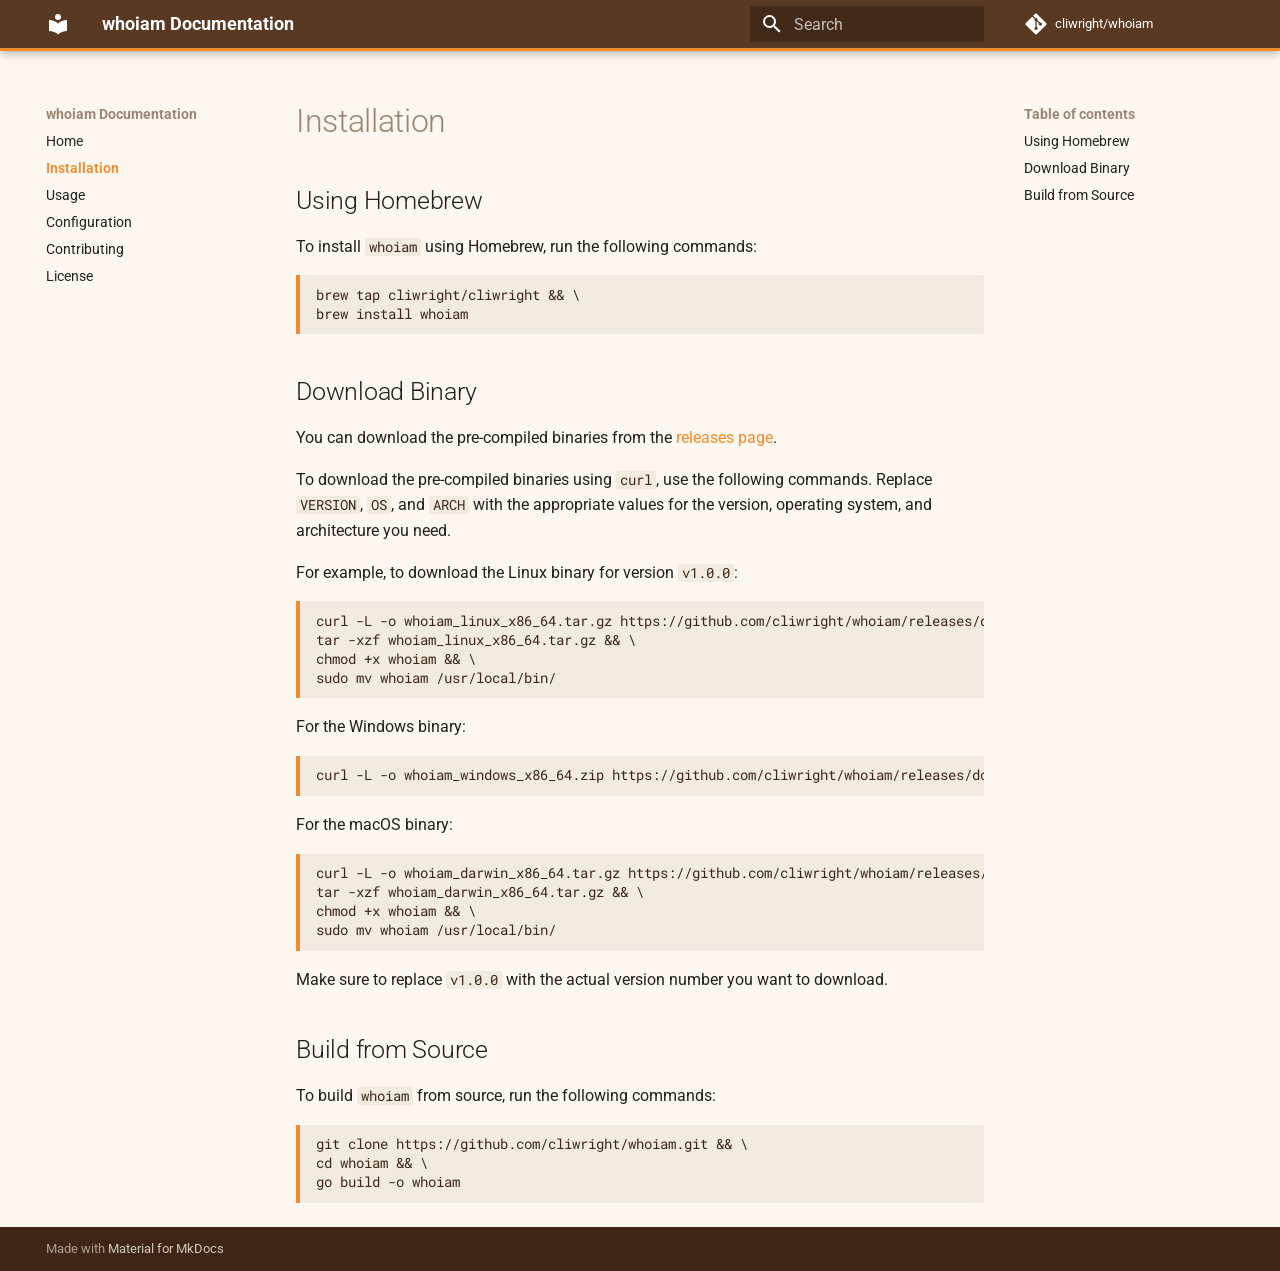
<file: installation/index.html>
<!doctype html>
<html lang="en" class="no-js">
  <head>
    
      <meta charset="utf-8">
      <meta name="viewport" content="width=device-width,initial-scale=1">
      
      
      
      
        <link rel="prev" href="..">
      
      
        <link rel="next" href="../usage/">
      
      
        
      
      
      <link rel="icon" href="../assets/images/favicon.png">
      <meta name="generator" content="mkdocs-1.6.1, mkdocs-material-9.7.6">
    
    
      
        <title>Installation - whoiam Documentation</title>
      
    
    
      <link rel="stylesheet" href="../assets/stylesheets/main.484c7ddc.min.css">
      
        
        <link rel="stylesheet" href="../assets/stylesheets/palette.ab4e12ef.min.css">
      
      


    
    
      
    
    
      
        
        
        <link rel="preconnect" href="https://fonts.gstatic.com" crossorigin>
        <link rel="stylesheet" href="https://fonts.googleapis.com/css?family=Roboto:300,300i,400,400i,700,700i%7CRoboto+Mono:400,400i,700,700i&display=fallback">
        <style>:root{--md-text-font:"Roboto";--md-code-font:"Roboto Mono"}</style>
      
    
    
      <link rel="stylesheet" href="../stylesheets/palette.css">
    
    <script>__md_scope=new URL("..",location),__md_hash=e=>[...e].reduce(((e,_)=>(e<<5)-e+_.charCodeAt(0)),0),__md_get=(e,_=localStorage,t=__md_scope)=>JSON.parse(_.getItem(t.pathname+"."+e)),__md_set=(e,_,t=localStorage,a=__md_scope)=>{try{t.setItem(a.pathname+"."+e,JSON.stringify(_))}catch(e){}}</script>
    
      

    
    
  </head>
  
  
    
    
    
    
    
    <body dir="ltr" data-md-color-scheme="whoiam" data-md-color-primary="indigo" data-md-color-accent="indigo">
  
    
    <input class="md-toggle" data-md-toggle="drawer" type="checkbox" id="__drawer" autocomplete="off">
    <input class="md-toggle" data-md-toggle="search" type="checkbox" id="__search" autocomplete="off">
    <label class="md-overlay" for="__drawer"></label>
    <div data-md-component="skip">
      
        
        <a href="#installation" class="md-skip">
          Skip to content
        </a>
      
    </div>
    <div data-md-component="announce">
      
    </div>
    
    
      

  

<header class="md-header md-header--shadow" data-md-component="header">
  <nav class="md-header__inner md-grid" aria-label="Header">
    <a href=".." title="whoiam Documentation" class="md-header__button md-logo" aria-label="whoiam Documentation" data-md-component="logo">
      
  
  <svg xmlns="http://www.w3.org/2000/svg" viewBox="0 0 24 24"><path d="M12 8a3 3 0 0 0 3-3 3 3 0 0 0-3-3 3 3 0 0 0-3 3 3 3 0 0 0 3 3m0 3.54C9.64 9.35 6.5 8 3 8v11c3.5 0 6.64 1.35 9 3.54 2.36-2.19 5.5-3.54 9-3.54V8c-3.5 0-6.64 1.35-9 3.54"/></svg>

    </a>
    <label class="md-header__button md-icon" for="__drawer">
      
      <svg xmlns="http://www.w3.org/2000/svg" viewBox="0 0 24 24"><path d="M3 6h18v2H3zm0 5h18v2H3zm0 5h18v2H3z"/></svg>
    </label>
    <div class="md-header__title" data-md-component="header-title">
      <div class="md-header__ellipsis">
        <div class="md-header__topic">
          <span class="md-ellipsis">
            whoiam Documentation
          </span>
        </div>
        <div class="md-header__topic" data-md-component="header-topic">
          <span class="md-ellipsis">
            
              Installation
            
          </span>
        </div>
      </div>
    </div>
    
      
    
    
    
    
      
      
        <label class="md-header__button md-icon" for="__search">
          
          <svg xmlns="http://www.w3.org/2000/svg" viewBox="0 0 24 24"><path d="M9.5 3A6.5 6.5 0 0 1 16 9.5c0 1.61-.59 3.09-1.56 4.23l.27.27h.79l5 5-1.5 1.5-5-5v-.79l-.27-.27A6.52 6.52 0 0 1 9.5 16 6.5 6.5 0 0 1 3 9.5 6.5 6.5 0 0 1 9.5 3m0 2C7 5 5 7 5 9.5S7 14 9.5 14 14 12 14 9.5 12 5 9.5 5"/></svg>
        </label>
        <div class="md-search" data-md-component="search" role="dialog">
  <label class="md-search__overlay" for="__search"></label>
  <div class="md-search__inner" role="search">
    <form class="md-search__form" name="search">
      <input type="text" class="md-search__input" name="query" aria-label="Search" placeholder="Search" autocapitalize="off" autocorrect="off" autocomplete="off" spellcheck="false" data-md-component="search-query" required>
      <label class="md-search__icon md-icon" for="__search">
        
        <svg xmlns="http://www.w3.org/2000/svg" viewBox="0 0 24 24"><path d="M9.5 3A6.5 6.5 0 0 1 16 9.5c0 1.61-.59 3.09-1.56 4.23l.27.27h.79l5 5-1.5 1.5-5-5v-.79l-.27-.27A6.52 6.52 0 0 1 9.5 16 6.5 6.5 0 0 1 3 9.5 6.5 6.5 0 0 1 9.5 3m0 2C7 5 5 7 5 9.5S7 14 9.5 14 14 12 14 9.5 12 5 9.5 5"/></svg>
        
        <svg xmlns="http://www.w3.org/2000/svg" viewBox="0 0 24 24"><path d="M20 11v2H8l5.5 5.5-1.42 1.42L4.16 12l7.92-7.92L13.5 5.5 8 11z"/></svg>
      </label>
      <nav class="md-search__options" aria-label="Search">
        
        <button type="reset" class="md-search__icon md-icon" title="Clear" aria-label="Clear" tabindex="-1">
          
          <svg xmlns="http://www.w3.org/2000/svg" viewBox="0 0 24 24"><path d="M19 6.41 17.59 5 12 10.59 6.41 5 5 6.41 10.59 12 5 17.59 6.41 19 12 13.41 17.59 19 19 17.59 13.41 12z"/></svg>
        </button>
      </nav>
      
    </form>
    <div class="md-search__output">
      <div class="md-search__scrollwrap" tabindex="0" data-md-scrollfix>
        <div class="md-search-result" data-md-component="search-result">
          <div class="md-search-result__meta">
            Initializing search
          </div>
          <ol class="md-search-result__list" role="presentation"></ol>
        </div>
      </div>
    </div>
  </div>
</div>
      
    
    
      <div class="md-header__source">
        <a href="https://github.com/cliwright/whoiam" title="Go to repository" class="md-source" data-md-component="source">
  <div class="md-source__icon md-icon">
    
    <svg xmlns="http://www.w3.org/2000/svg" viewBox="0 0 448 512"><!--! Font Awesome Free 7.1.0 by @fontawesome - https://fontawesome.com License - https://fontawesome.com/license/free (Icons: CC BY 4.0, Fonts: SIL OFL 1.1, Code: MIT License) Copyright 2025 Fonticons, Inc.--><path d="M439.6 236.1 244 40.5c-5.4-5.5-12.8-8.5-20.4-8.5s-15 3-20.4 8.4L162.5 81l51.5 51.5c27.1-9.1 52.7 16.8 43.4 43.7l49.7 49.7c34.2-11.8 61.2 31 35.5 56.7-26.5 26.5-70.2-2.9-56-37.3L240.3 199v121.9c25.3 12.5 22.3 41.8 9.1 55-6.4 6.4-15.2 10.1-24.3 10.1s-17.8-3.6-24.3-10.1c-17.6-17.6-11.1-46.9 11.2-56v-123c-20.8-8.5-24.6-30.7-18.6-45L142.6 101 8.5 235.1C3 240.6 0 247.9 0 255.5s3 15 8.5 20.4l195.6 195.7c5.4 5.4 12.7 8.4 20.4 8.4s15-3 20.4-8.4l194.7-194.7c5.4-5.4 8.4-12.8 8.4-20.4s-3-15-8.4-20.4"/></svg>
  </div>
  <div class="md-source__repository">
    cliwright/whoiam
  </div>
</a>
      </div>
    
  </nav>
  
</header>
    
    <div class="md-container" data-md-component="container">
      
      
        
          
        
      
      <main class="md-main" data-md-component="main">
        <div class="md-main__inner md-grid">
          
            
              
              <div class="md-sidebar md-sidebar--primary" data-md-component="sidebar" data-md-type="navigation" >
                <div class="md-sidebar__scrollwrap">
                  <div class="md-sidebar__inner">
                    



<nav class="md-nav md-nav--primary" aria-label="Navigation" data-md-level="0">
  <label class="md-nav__title" for="__drawer">
    <a href=".." title="whoiam Documentation" class="md-nav__button md-logo" aria-label="whoiam Documentation" data-md-component="logo">
      
  
  <svg xmlns="http://www.w3.org/2000/svg" viewBox="0 0 24 24"><path d="M12 8a3 3 0 0 0 3-3 3 3 0 0 0-3-3 3 3 0 0 0-3 3 3 3 0 0 0 3 3m0 3.54C9.64 9.35 6.5 8 3 8v11c3.5 0 6.64 1.35 9 3.54 2.36-2.19 5.5-3.54 9-3.54V8c-3.5 0-6.64 1.35-9 3.54"/></svg>

    </a>
    whoiam Documentation
  </label>
  
    <div class="md-nav__source">
      <a href="https://github.com/cliwright/whoiam" title="Go to repository" class="md-source" data-md-component="source">
  <div class="md-source__icon md-icon">
    
    <svg xmlns="http://www.w3.org/2000/svg" viewBox="0 0 448 512"><!--! Font Awesome Free 7.1.0 by @fontawesome - https://fontawesome.com License - https://fontawesome.com/license/free (Icons: CC BY 4.0, Fonts: SIL OFL 1.1, Code: MIT License) Copyright 2025 Fonticons, Inc.--><path d="M439.6 236.1 244 40.5c-5.4-5.5-12.8-8.5-20.4-8.5s-15 3-20.4 8.4L162.5 81l51.5 51.5c27.1-9.1 52.7 16.8 43.4 43.7l49.7 49.7c34.2-11.8 61.2 31 35.5 56.7-26.5 26.5-70.2-2.9-56-37.3L240.3 199v121.9c25.3 12.5 22.3 41.8 9.1 55-6.4 6.4-15.2 10.1-24.3 10.1s-17.8-3.6-24.3-10.1c-17.6-17.6-11.1-46.9 11.2-56v-123c-20.8-8.5-24.6-30.7-18.6-45L142.6 101 8.5 235.1C3 240.6 0 247.9 0 255.5s3 15 8.5 20.4l195.6 195.7c5.4 5.4 12.7 8.4 20.4 8.4s15-3 20.4-8.4l194.7-194.7c5.4-5.4 8.4-12.8 8.4-20.4s-3-15-8.4-20.4"/></svg>
  </div>
  <div class="md-source__repository">
    cliwright/whoiam
  </div>
</a>
    </div>
  
  <ul class="md-nav__list" data-md-scrollfix>
    
      
      
  
  
  
  
    <li class="md-nav__item">
      <a href=".." class="md-nav__link">
        
  
  
  <span class="md-ellipsis">
    
  
    Home
  

    
  </span>
  
  

      </a>
    </li>
  

    
      
      
  
  
    
  
  
  
    <li class="md-nav__item md-nav__item--active">
      
      <input class="md-nav__toggle md-toggle" type="checkbox" id="__toc">
      
      
        
      
      
        <label class="md-nav__link md-nav__link--active" for="__toc">
          
  
  
  <span class="md-ellipsis">
    
  
    Installation
  

    
  </span>
  
  

          <span class="md-nav__icon md-icon"></span>
        </label>
      
      <a href="./" class="md-nav__link md-nav__link--active">
        
  
  
  <span class="md-ellipsis">
    
  
    Installation
  

    
  </span>
  
  

      </a>
      
        

<nav class="md-nav md-nav--secondary" aria-label="Table of contents">
  
  
  
    
  
  
    <label class="md-nav__title" for="__toc">
      <span class="md-nav__icon md-icon"></span>
      Table of contents
    </label>
    <ul class="md-nav__list" data-md-component="toc" data-md-scrollfix>
      
        <li class="md-nav__item">
  <a href="#using-homebrew" class="md-nav__link">
    <span class="md-ellipsis">
      
        Using Homebrew
      
    </span>
  </a>
  
</li>
      
        <li class="md-nav__item">
  <a href="#download-binary" class="md-nav__link">
    <span class="md-ellipsis">
      
        Download Binary
      
    </span>
  </a>
  
</li>
      
        <li class="md-nav__item">
  <a href="#build-from-source" class="md-nav__link">
    <span class="md-ellipsis">
      
        Build from Source
      
    </span>
  </a>
  
</li>
      
    </ul>
  
</nav>
      
    </li>
  

    
      
      
  
  
  
  
    <li class="md-nav__item">
      <a href="../usage/" class="md-nav__link">
        
  
  
  <span class="md-ellipsis">
    
  
    Usage
  

    
  </span>
  
  

      </a>
    </li>
  

    
      
      
  
  
  
  
    <li class="md-nav__item">
      <a href="../configuration/" class="md-nav__link">
        
  
  
  <span class="md-ellipsis">
    
  
    Configuration
  

    
  </span>
  
  

      </a>
    </li>
  

    
      
      
  
  
  
  
    <li class="md-nav__item">
      <a href="../contributing/" class="md-nav__link">
        
  
  
  <span class="md-ellipsis">
    
  
    Contributing
  

    
  </span>
  
  

      </a>
    </li>
  

    
      
      
  
  
  
  
    <li class="md-nav__item">
      <a href="../license/" class="md-nav__link">
        
  
  
  <span class="md-ellipsis">
    
  
    License
  

    
  </span>
  
  

      </a>
    </li>
  

    
  </ul>
</nav>
                  </div>
                </div>
              </div>
            
            
              
              <div class="md-sidebar md-sidebar--secondary" data-md-component="sidebar" data-md-type="toc" >
                <div class="md-sidebar__scrollwrap">
                  <div class="md-sidebar__inner">
                    

<nav class="md-nav md-nav--secondary" aria-label="Table of contents">
  
  
  
    
  
  
    <label class="md-nav__title" for="__toc">
      <span class="md-nav__icon md-icon"></span>
      Table of contents
    </label>
    <ul class="md-nav__list" data-md-component="toc" data-md-scrollfix>
      
        <li class="md-nav__item">
  <a href="#using-homebrew" class="md-nav__link">
    <span class="md-ellipsis">
      
        Using Homebrew
      
    </span>
  </a>
  
</li>
      
        <li class="md-nav__item">
  <a href="#download-binary" class="md-nav__link">
    <span class="md-ellipsis">
      
        Download Binary
      
    </span>
  </a>
  
</li>
      
        <li class="md-nav__item">
  <a href="#build-from-source" class="md-nav__link">
    <span class="md-ellipsis">
      
        Build from Source
      
    </span>
  </a>
  
</li>
      
    </ul>
  
</nav>
                  </div>
                </div>
              </div>
            
          
          
            <div class="md-content" data-md-component="content">
              
              <article class="md-content__inner md-typeset">
                
                  


  
  


<h1 id="installation">Installation</h1>
<h2 id="using-homebrew">Using Homebrew</h2>
<p>To install <code>whoiam</code> using Homebrew, run the following commands:</p>
<pre><code class="language-sh">brew tap cliwright/cliwright &amp;&amp; \
brew install whoiam
</code></pre>
<h2 id="download-binary">Download Binary</h2>
<p>You can download the pre-compiled binaries from the <a href="https://github.com/cliwright/whoiam/releases">releases page</a>.</p>
<p>To download the pre-compiled binaries using <code>curl</code>, use the following commands. Replace <code>VERSION</code>, <code>OS</code>, and <code>ARCH</code> with the appropriate values for the version, operating system, and architecture you need.</p>
<p>For example, to download the Linux binary for version <code>v1.0.0</code>:</p>
<pre><code class="language-sh">curl -L -o whoiam_linux_x86_64.tar.gz https://github.com/cliwright/whoiam/releases/download/v1.0.0/whoiam_Linux_x86_64.tar.gz &amp;&amp; \
tar -xzf whoiam_linux_x86_64.tar.gz &amp;&amp; \
chmod +x whoiam &amp;&amp; \
sudo mv whoiam /usr/local/bin/
</code></pre>
<p>For the Windows binary:</p>
<pre><code class="language-sh">curl -L -o whoiam_windows_x86_64.zip https://github.com/cliwright/whoiam/releases/download/v1.0.0/whoiam_Windows_x86_64.zip
</code></pre>
<p>For the macOS binary:</p>
<pre><code class="language-sh">curl -L -o whoiam_darwin_x86_64.tar.gz https://github.com/cliwright/whoiam/releases/download/v1.0.0/whoiam_Darwin_x86_64.tar.gz &amp;&amp; \
tar -xzf whoiam_darwin_x86_64.tar.gz &amp;&amp; \
chmod +x whoiam &amp;&amp; \
sudo mv whoiam /usr/local/bin/
</code></pre>
<p>Make sure to replace <code>v1.0.0</code> with the actual version number you want to download.</p>
<h2 id="build-from-source">Build from Source</h2>
<p>To build <code>whoiam</code> from source, run the following commands:</p>
<pre><code class="language-sh">git clone https://github.com/cliwright/whoiam.git &amp;&amp; \
cd whoiam &amp;&amp; \
go build -o whoiam
</code></pre>












                
              </article>
            </div>
          
          
<script>var target=document.getElementById(location.hash.slice(1));target&&target.name&&(target.checked=target.name.startsWith("__tabbed_"))</script>
        </div>
        
      </main>
      
        <footer class="md-footer">
  
  <div class="md-footer-meta md-typeset">
    <div class="md-footer-meta__inner md-grid">
      <div class="md-copyright">
  
  
    Made with
    <a href="https://squidfunk.github.io/mkdocs-material/" target="_blank" rel="noopener">
      Material for MkDocs
    </a>
  
</div>
      
    </div>
  </div>
</footer>
      
    </div>
    <div class="md-dialog" data-md-component="dialog">
      <div class="md-dialog__inner md-typeset"></div>
    </div>
    
    
    
      
      
      <script id="__config" type="application/json">{"annotate": null, "base": "..", "features": [], "search": "../assets/javascripts/workers/search.2c215733.min.js", "tags": null, "translations": {"clipboard.copied": "Copied to clipboard", "clipboard.copy": "Copy to clipboard", "search.result.more.one": "1 more on this page", "search.result.more.other": "# more on this page", "search.result.none": "No matching documents", "search.result.one": "1 matching document", "search.result.other": "# matching documents", "search.result.placeholder": "Type to start searching", "search.result.term.missing": "Missing", "select.version": "Select version"}, "version": null}</script>
    
    
      <script src="../assets/javascripts/bundle.79ae519e.min.js"></script>
      
    
  </body>
</html>
</file>
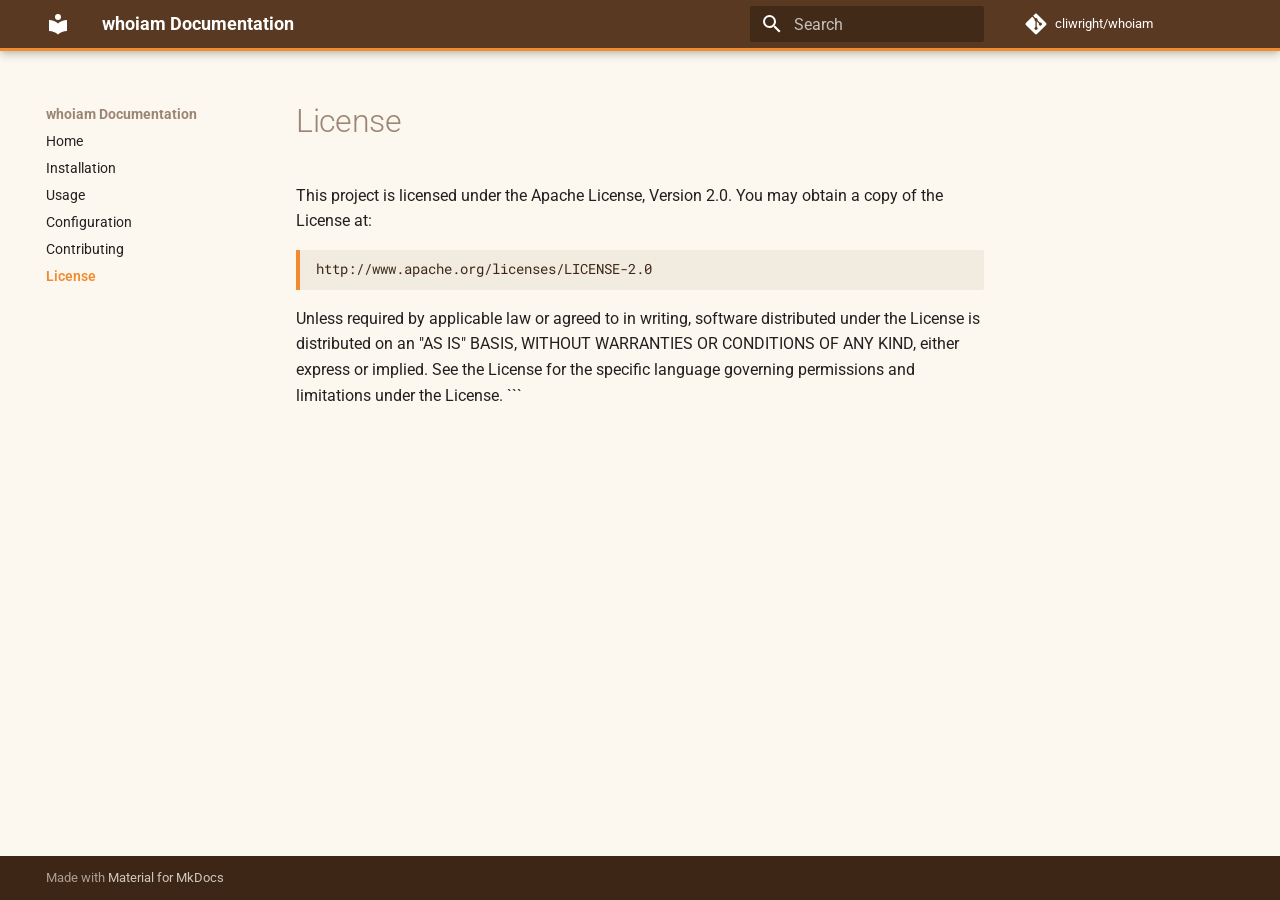
<file: license/index.html>
<!doctype html>
<html lang="en" class="no-js">
  <head>
    
      <meta charset="utf-8">
      <meta name="viewport" content="width=device-width,initial-scale=1">
      
      
      
      
        <link rel="prev" href="../contributing/">
      
      
      
        
      
      
      <link rel="icon" href="../assets/images/favicon.png">
      <meta name="generator" content="mkdocs-1.6.1, mkdocs-material-9.7.6">
    
    
      
        <title>License - whoiam Documentation</title>
      
    
    
      <link rel="stylesheet" href="../assets/stylesheets/main.484c7ddc.min.css">
      
        
        <link rel="stylesheet" href="../assets/stylesheets/palette.ab4e12ef.min.css">
      
      


    
    
      
    
    
      
        
        
        <link rel="preconnect" href="https://fonts.gstatic.com" crossorigin>
        <link rel="stylesheet" href="https://fonts.googleapis.com/css?family=Roboto:300,300i,400,400i,700,700i%7CRoboto+Mono:400,400i,700,700i&display=fallback">
        <style>:root{--md-text-font:"Roboto";--md-code-font:"Roboto Mono"}</style>
      
    
    
      <link rel="stylesheet" href="../stylesheets/palette.css">
    
    <script>__md_scope=new URL("..",location),__md_hash=e=>[...e].reduce(((e,_)=>(e<<5)-e+_.charCodeAt(0)),0),__md_get=(e,_=localStorage,t=__md_scope)=>JSON.parse(_.getItem(t.pathname+"."+e)),__md_set=(e,_,t=localStorage,a=__md_scope)=>{try{t.setItem(a.pathname+"."+e,JSON.stringify(_))}catch(e){}}</script>
    
      

    
    
  </head>
  
  
    
    
    
    
    
    <body dir="ltr" data-md-color-scheme="whoiam" data-md-color-primary="indigo" data-md-color-accent="indigo">
  
    
    <input class="md-toggle" data-md-toggle="drawer" type="checkbox" id="__drawer" autocomplete="off">
    <input class="md-toggle" data-md-toggle="search" type="checkbox" id="__search" autocomplete="off">
    <label class="md-overlay" for="__drawer"></label>
    <div data-md-component="skip">
      
        
        <a href="#license" class="md-skip">
          Skip to content
        </a>
      
    </div>
    <div data-md-component="announce">
      
    </div>
    
    
      

  

<header class="md-header md-header--shadow" data-md-component="header">
  <nav class="md-header__inner md-grid" aria-label="Header">
    <a href=".." title="whoiam Documentation" class="md-header__button md-logo" aria-label="whoiam Documentation" data-md-component="logo">
      
  
  <svg xmlns="http://www.w3.org/2000/svg" viewBox="0 0 24 24"><path d="M12 8a3 3 0 0 0 3-3 3 3 0 0 0-3-3 3 3 0 0 0-3 3 3 3 0 0 0 3 3m0 3.54C9.64 9.35 6.5 8 3 8v11c3.5 0 6.64 1.35 9 3.54 2.36-2.19 5.5-3.54 9-3.54V8c-3.5 0-6.64 1.35-9 3.54"/></svg>

    </a>
    <label class="md-header__button md-icon" for="__drawer">
      
      <svg xmlns="http://www.w3.org/2000/svg" viewBox="0 0 24 24"><path d="M3 6h18v2H3zm0 5h18v2H3zm0 5h18v2H3z"/></svg>
    </label>
    <div class="md-header__title" data-md-component="header-title">
      <div class="md-header__ellipsis">
        <div class="md-header__topic">
          <span class="md-ellipsis">
            whoiam Documentation
          </span>
        </div>
        <div class="md-header__topic" data-md-component="header-topic">
          <span class="md-ellipsis">
            
              License
            
          </span>
        </div>
      </div>
    </div>
    
      
    
    
    
    
      
      
        <label class="md-header__button md-icon" for="__search">
          
          <svg xmlns="http://www.w3.org/2000/svg" viewBox="0 0 24 24"><path d="M9.5 3A6.5 6.5 0 0 1 16 9.5c0 1.61-.59 3.09-1.56 4.23l.27.27h.79l5 5-1.5 1.5-5-5v-.79l-.27-.27A6.52 6.52 0 0 1 9.5 16 6.5 6.5 0 0 1 3 9.5 6.5 6.5 0 0 1 9.5 3m0 2C7 5 5 7 5 9.5S7 14 9.5 14 14 12 14 9.5 12 5 9.5 5"/></svg>
        </label>
        <div class="md-search" data-md-component="search" role="dialog">
  <label class="md-search__overlay" for="__search"></label>
  <div class="md-search__inner" role="search">
    <form class="md-search__form" name="search">
      <input type="text" class="md-search__input" name="query" aria-label="Search" placeholder="Search" autocapitalize="off" autocorrect="off" autocomplete="off" spellcheck="false" data-md-component="search-query" required>
      <label class="md-search__icon md-icon" for="__search">
        
        <svg xmlns="http://www.w3.org/2000/svg" viewBox="0 0 24 24"><path d="M9.5 3A6.5 6.5 0 0 1 16 9.5c0 1.61-.59 3.09-1.56 4.23l.27.27h.79l5 5-1.5 1.5-5-5v-.79l-.27-.27A6.52 6.52 0 0 1 9.5 16 6.5 6.5 0 0 1 3 9.5 6.5 6.5 0 0 1 9.5 3m0 2C7 5 5 7 5 9.5S7 14 9.5 14 14 12 14 9.5 12 5 9.5 5"/></svg>
        
        <svg xmlns="http://www.w3.org/2000/svg" viewBox="0 0 24 24"><path d="M20 11v2H8l5.5 5.5-1.42 1.42L4.16 12l7.92-7.92L13.5 5.5 8 11z"/></svg>
      </label>
      <nav class="md-search__options" aria-label="Search">
        
        <button type="reset" class="md-search__icon md-icon" title="Clear" aria-label="Clear" tabindex="-1">
          
          <svg xmlns="http://www.w3.org/2000/svg" viewBox="0 0 24 24"><path d="M19 6.41 17.59 5 12 10.59 6.41 5 5 6.41 10.59 12 5 17.59 6.41 19 12 13.41 17.59 19 19 17.59 13.41 12z"/></svg>
        </button>
      </nav>
      
    </form>
    <div class="md-search__output">
      <div class="md-search__scrollwrap" tabindex="0" data-md-scrollfix>
        <div class="md-search-result" data-md-component="search-result">
          <div class="md-search-result__meta">
            Initializing search
          </div>
          <ol class="md-search-result__list" role="presentation"></ol>
        </div>
      </div>
    </div>
  </div>
</div>
      
    
    
      <div class="md-header__source">
        <a href="https://github.com/cliwright/whoiam" title="Go to repository" class="md-source" data-md-component="source">
  <div class="md-source__icon md-icon">
    
    <svg xmlns="http://www.w3.org/2000/svg" viewBox="0 0 448 512"><!--! Font Awesome Free 7.1.0 by @fontawesome - https://fontawesome.com License - https://fontawesome.com/license/free (Icons: CC BY 4.0, Fonts: SIL OFL 1.1, Code: MIT License) Copyright 2025 Fonticons, Inc.--><path d="M439.6 236.1 244 40.5c-5.4-5.5-12.8-8.5-20.4-8.5s-15 3-20.4 8.4L162.5 81l51.5 51.5c27.1-9.1 52.7 16.8 43.4 43.7l49.7 49.7c34.2-11.8 61.2 31 35.5 56.7-26.5 26.5-70.2-2.9-56-37.3L240.3 199v121.9c25.3 12.5 22.3 41.8 9.1 55-6.4 6.4-15.2 10.1-24.3 10.1s-17.8-3.6-24.3-10.1c-17.6-17.6-11.1-46.9 11.2-56v-123c-20.8-8.5-24.6-30.7-18.6-45L142.6 101 8.5 235.1C3 240.6 0 247.9 0 255.5s3 15 8.5 20.4l195.6 195.7c5.4 5.4 12.7 8.4 20.4 8.4s15-3 20.4-8.4l194.7-194.7c5.4-5.4 8.4-12.8 8.4-20.4s-3-15-8.4-20.4"/></svg>
  </div>
  <div class="md-source__repository">
    cliwright/whoiam
  </div>
</a>
      </div>
    
  </nav>
  
</header>
    
    <div class="md-container" data-md-component="container">
      
      
        
          
        
      
      <main class="md-main" data-md-component="main">
        <div class="md-main__inner md-grid">
          
            
              
              <div class="md-sidebar md-sidebar--primary" data-md-component="sidebar" data-md-type="navigation" >
                <div class="md-sidebar__scrollwrap">
                  <div class="md-sidebar__inner">
                    



<nav class="md-nav md-nav--primary" aria-label="Navigation" data-md-level="0">
  <label class="md-nav__title" for="__drawer">
    <a href=".." title="whoiam Documentation" class="md-nav__button md-logo" aria-label="whoiam Documentation" data-md-component="logo">
      
  
  <svg xmlns="http://www.w3.org/2000/svg" viewBox="0 0 24 24"><path d="M12 8a3 3 0 0 0 3-3 3 3 0 0 0-3-3 3 3 0 0 0-3 3 3 3 0 0 0 3 3m0 3.54C9.64 9.35 6.5 8 3 8v11c3.5 0 6.64 1.35 9 3.54 2.36-2.19 5.5-3.54 9-3.54V8c-3.5 0-6.64 1.35-9 3.54"/></svg>

    </a>
    whoiam Documentation
  </label>
  
    <div class="md-nav__source">
      <a href="https://github.com/cliwright/whoiam" title="Go to repository" class="md-source" data-md-component="source">
  <div class="md-source__icon md-icon">
    
    <svg xmlns="http://www.w3.org/2000/svg" viewBox="0 0 448 512"><!--! Font Awesome Free 7.1.0 by @fontawesome - https://fontawesome.com License - https://fontawesome.com/license/free (Icons: CC BY 4.0, Fonts: SIL OFL 1.1, Code: MIT License) Copyright 2025 Fonticons, Inc.--><path d="M439.6 236.1 244 40.5c-5.4-5.5-12.8-8.5-20.4-8.5s-15 3-20.4 8.4L162.5 81l51.5 51.5c27.1-9.1 52.7 16.8 43.4 43.7l49.7 49.7c34.2-11.8 61.2 31 35.5 56.7-26.5 26.5-70.2-2.9-56-37.3L240.3 199v121.9c25.3 12.5 22.3 41.8 9.1 55-6.4 6.4-15.2 10.1-24.3 10.1s-17.8-3.6-24.3-10.1c-17.6-17.6-11.1-46.9 11.2-56v-123c-20.8-8.5-24.6-30.7-18.6-45L142.6 101 8.5 235.1C3 240.6 0 247.9 0 255.5s3 15 8.5 20.4l195.6 195.7c5.4 5.4 12.7 8.4 20.4 8.4s15-3 20.4-8.4l194.7-194.7c5.4-5.4 8.4-12.8 8.4-20.4s-3-15-8.4-20.4"/></svg>
  </div>
  <div class="md-source__repository">
    cliwright/whoiam
  </div>
</a>
    </div>
  
  <ul class="md-nav__list" data-md-scrollfix>
    
      
      
  
  
  
  
    <li class="md-nav__item">
      <a href=".." class="md-nav__link">
        
  
  
  <span class="md-ellipsis">
    
  
    Home
  

    
  </span>
  
  

      </a>
    </li>
  

    
      
      
  
  
  
  
    <li class="md-nav__item">
      <a href="../installation/" class="md-nav__link">
        
  
  
  <span class="md-ellipsis">
    
  
    Installation
  

    
  </span>
  
  

      </a>
    </li>
  

    
      
      
  
  
  
  
    <li class="md-nav__item">
      <a href="../usage/" class="md-nav__link">
        
  
  
  <span class="md-ellipsis">
    
  
    Usage
  

    
  </span>
  
  

      </a>
    </li>
  

    
      
      
  
  
  
  
    <li class="md-nav__item">
      <a href="../configuration/" class="md-nav__link">
        
  
  
  <span class="md-ellipsis">
    
  
    Configuration
  

    
  </span>
  
  

      </a>
    </li>
  

    
      
      
  
  
  
  
    <li class="md-nav__item">
      <a href="../contributing/" class="md-nav__link">
        
  
  
  <span class="md-ellipsis">
    
  
    Contributing
  

    
  </span>
  
  

      </a>
    </li>
  

    
      
      
  
  
    
  
  
  
    <li class="md-nav__item md-nav__item--active">
      
      <input class="md-nav__toggle md-toggle" type="checkbox" id="__toc">
      
      
        
      
      
      <a href="./" class="md-nav__link md-nav__link--active">
        
  
  
  <span class="md-ellipsis">
    
  
    License
  

    
  </span>
  
  

      </a>
      
    </li>
  

    
  </ul>
</nav>
                  </div>
                </div>
              </div>
            
            
              
              <div class="md-sidebar md-sidebar--secondary" data-md-component="sidebar" data-md-type="toc" >
                <div class="md-sidebar__scrollwrap">
                  <div class="md-sidebar__inner">
                    

<nav class="md-nav md-nav--secondary" aria-label="Table of contents">
  
  
  
    
  
  
</nav>
                  </div>
                </div>
              </div>
            
          
          
            <div class="md-content" data-md-component="content">
              
              <article class="md-content__inner md-typeset">
                
                  


  
  


<h1 id="license">License</h1>
<p>This project is licensed under the Apache License, Version 2.0. You may obtain a copy of the License at:</p>
<pre><code>http://www.apache.org/licenses/LICENSE-2.0
</code></pre>
<p>Unless required by applicable law or agreed to in writing, software distributed under the License is distributed on an "AS IS" BASIS, WITHOUT WARRANTIES OR CONDITIONS OF ANY KIND, either express or implied. See the License for the specific language governing permissions and limitations under the License.
```</p>












                
              </article>
            </div>
          
          
<script>var target=document.getElementById(location.hash.slice(1));target&&target.name&&(target.checked=target.name.startsWith("__tabbed_"))</script>
        </div>
        
      </main>
      
        <footer class="md-footer">
  
  <div class="md-footer-meta md-typeset">
    <div class="md-footer-meta__inner md-grid">
      <div class="md-copyright">
  
  
    Made with
    <a href="https://squidfunk.github.io/mkdocs-material/" target="_blank" rel="noopener">
      Material for MkDocs
    </a>
  
</div>
      
    </div>
  </div>
</footer>
      
    </div>
    <div class="md-dialog" data-md-component="dialog">
      <div class="md-dialog__inner md-typeset"></div>
    </div>
    
    
    
      
      
      <script id="__config" type="application/json">{"annotate": null, "base": "..", "features": [], "search": "../assets/javascripts/workers/search.2c215733.min.js", "tags": null, "translations": {"clipboard.copied": "Copied to clipboard", "clipboard.copy": "Copy to clipboard", "search.result.more.one": "1 more on this page", "search.result.more.other": "# more on this page", "search.result.none": "No matching documents", "search.result.one": "1 matching document", "search.result.other": "# matching documents", "search.result.placeholder": "Type to start searching", "search.result.term.missing": "Missing", "select.version": "Select version"}, "version": null}</script>
    
    
      <script src="../assets/javascripts/bundle.79ae519e.min.js"></script>
      
    
  </body>
</html>
</file>
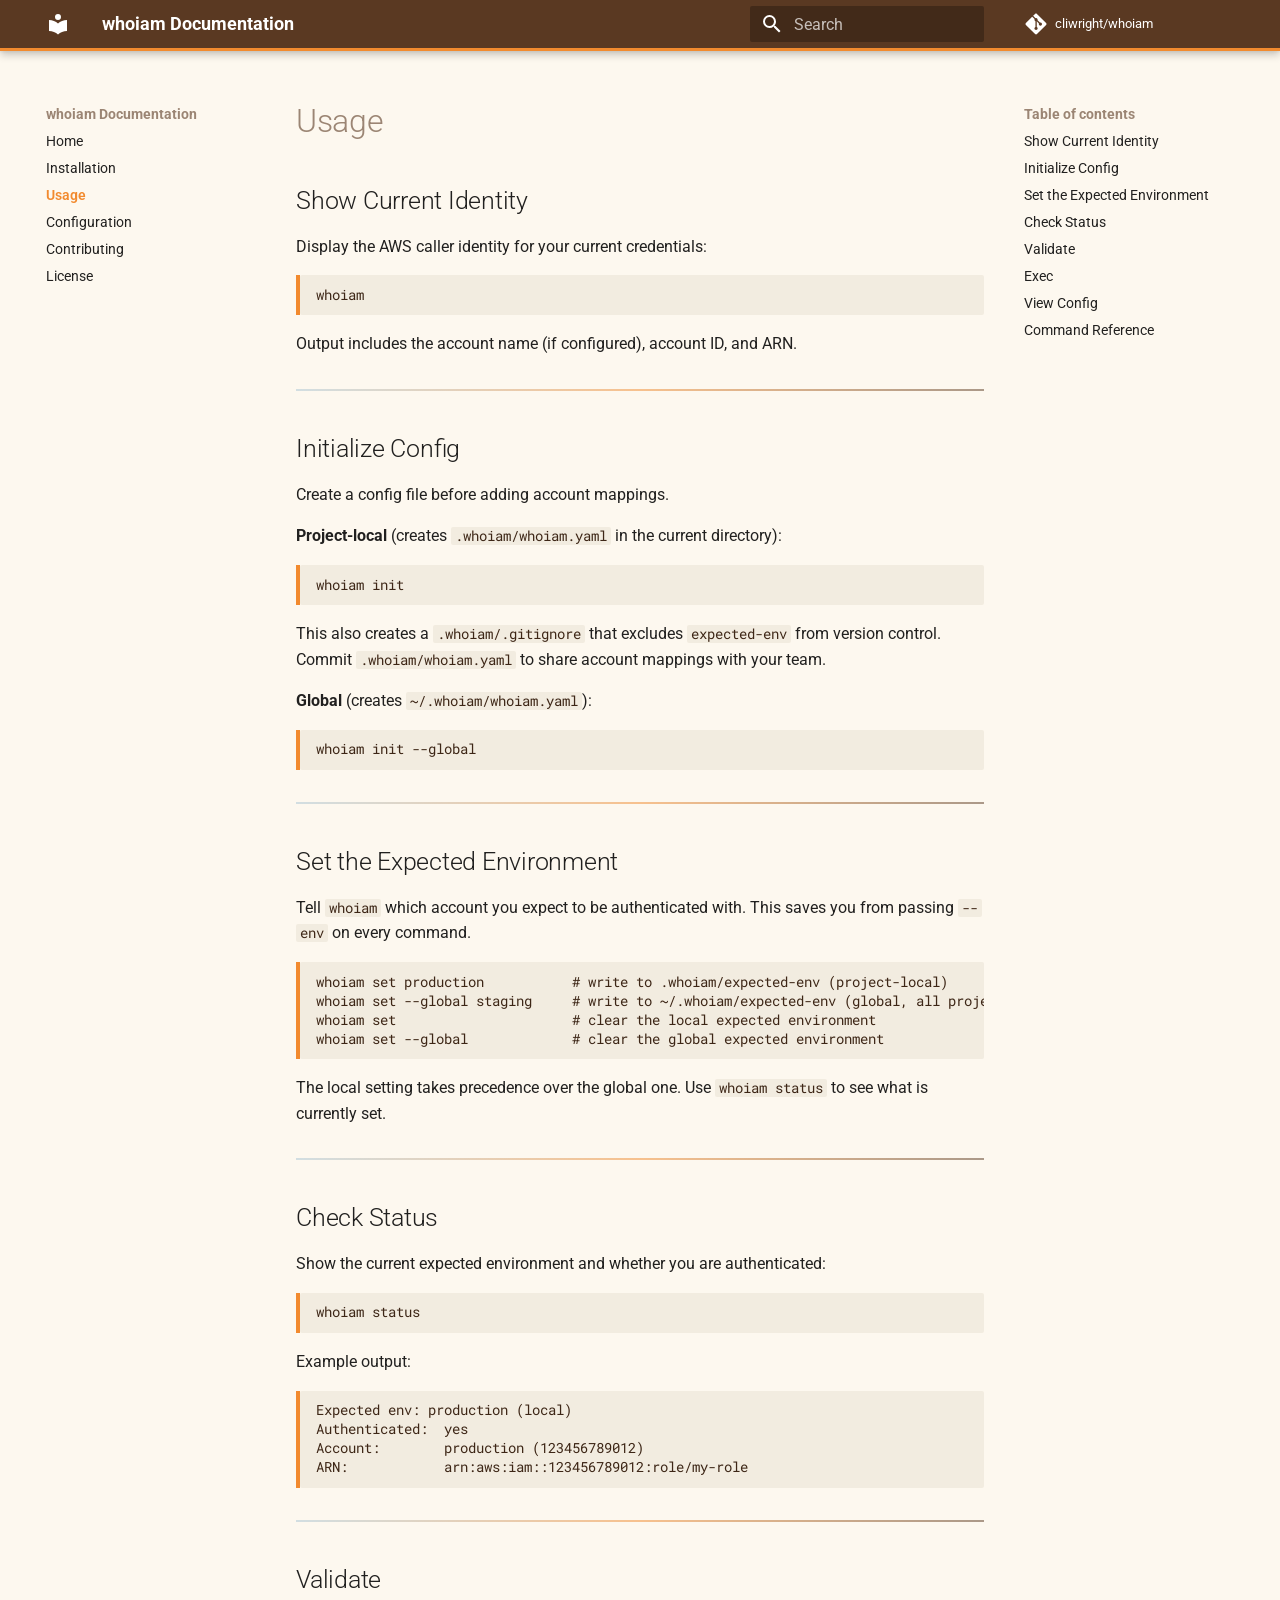
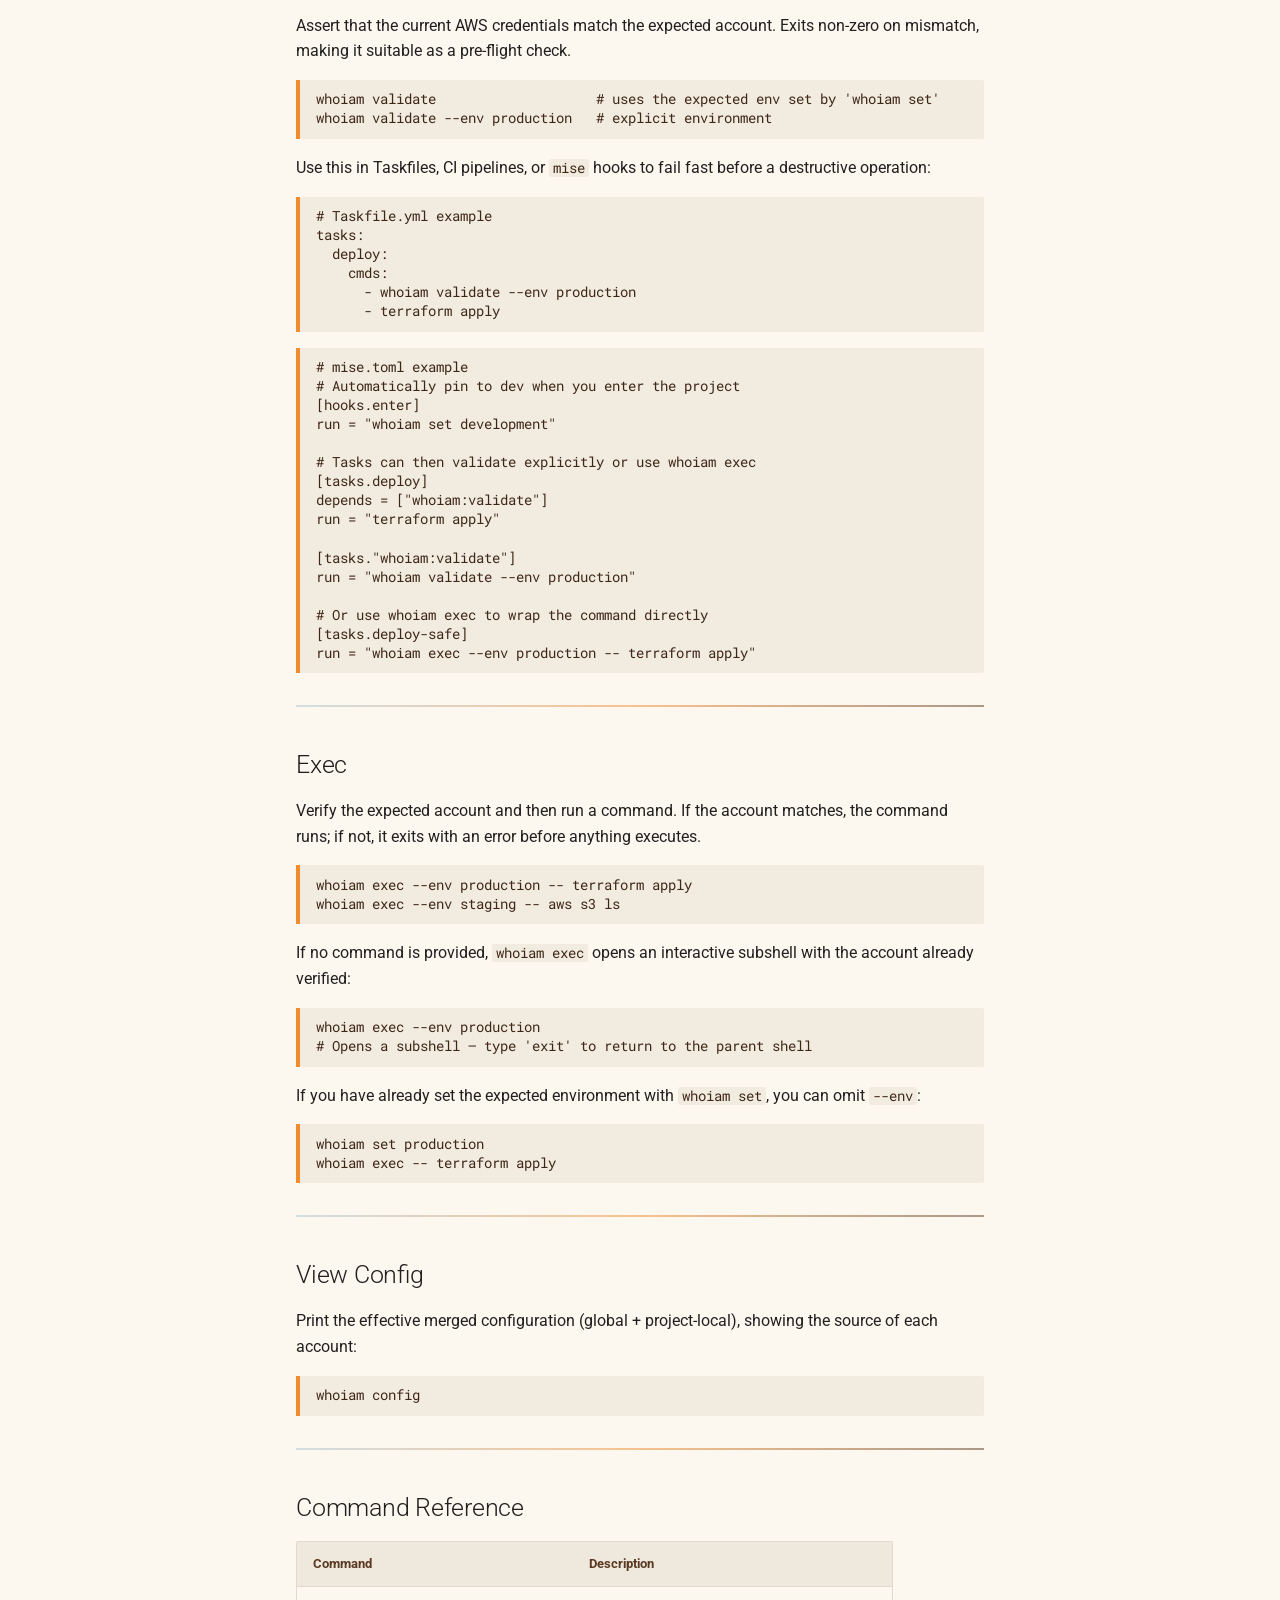
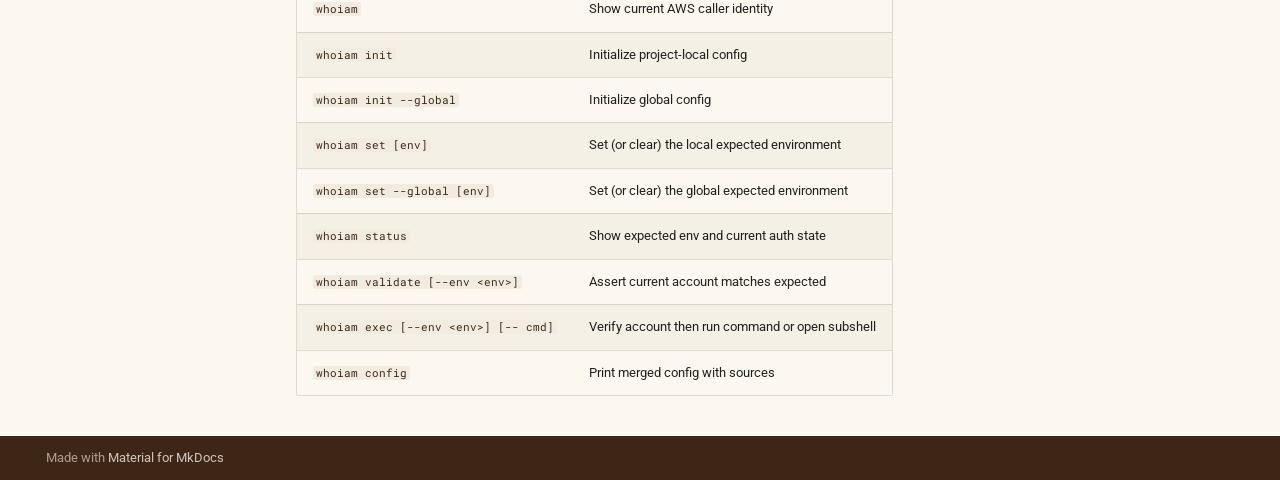
<file: usage/index.html>
<!doctype html>
<html lang="en" class="no-js">
  <head>
    
      <meta charset="utf-8">
      <meta name="viewport" content="width=device-width,initial-scale=1">
      
      
      
      
        <link rel="prev" href="../installation/">
      
      
        <link rel="next" href="../configuration/">
      
      
        
      
      
      <link rel="icon" href="../assets/images/favicon.png">
      <meta name="generator" content="mkdocs-1.6.1, mkdocs-material-9.7.6">
    
    
      
        <title>Usage - whoiam Documentation</title>
      
    
    
      <link rel="stylesheet" href="../assets/stylesheets/main.484c7ddc.min.css">
      
        
        <link rel="stylesheet" href="../assets/stylesheets/palette.ab4e12ef.min.css">
      
      


    
    
      
    
    
      
        
        
        <link rel="preconnect" href="https://fonts.gstatic.com" crossorigin>
        <link rel="stylesheet" href="https://fonts.googleapis.com/css?family=Roboto:300,300i,400,400i,700,700i%7CRoboto+Mono:400,400i,700,700i&display=fallback">
        <style>:root{--md-text-font:"Roboto";--md-code-font:"Roboto Mono"}</style>
      
    
    
      <link rel="stylesheet" href="../stylesheets/palette.css">
    
    <script>__md_scope=new URL("..",location),__md_hash=e=>[...e].reduce(((e,_)=>(e<<5)-e+_.charCodeAt(0)),0),__md_get=(e,_=localStorage,t=__md_scope)=>JSON.parse(_.getItem(t.pathname+"."+e)),__md_set=(e,_,t=localStorage,a=__md_scope)=>{try{t.setItem(a.pathname+"."+e,JSON.stringify(_))}catch(e){}}</script>
    
      

    
    
  </head>
  
  
    
    
    
    
    
    <body dir="ltr" data-md-color-scheme="whoiam" data-md-color-primary="indigo" data-md-color-accent="indigo">
  
    
    <input class="md-toggle" data-md-toggle="drawer" type="checkbox" id="__drawer" autocomplete="off">
    <input class="md-toggle" data-md-toggle="search" type="checkbox" id="__search" autocomplete="off">
    <label class="md-overlay" for="__drawer"></label>
    <div data-md-component="skip">
      
        
        <a href="#usage" class="md-skip">
          Skip to content
        </a>
      
    </div>
    <div data-md-component="announce">
      
    </div>
    
    
      

  

<header class="md-header md-header--shadow" data-md-component="header">
  <nav class="md-header__inner md-grid" aria-label="Header">
    <a href=".." title="whoiam Documentation" class="md-header__button md-logo" aria-label="whoiam Documentation" data-md-component="logo">
      
  
  <svg xmlns="http://www.w3.org/2000/svg" viewBox="0 0 24 24"><path d="M12 8a3 3 0 0 0 3-3 3 3 0 0 0-3-3 3 3 0 0 0-3 3 3 3 0 0 0 3 3m0 3.54C9.64 9.35 6.5 8 3 8v11c3.5 0 6.64 1.35 9 3.54 2.36-2.19 5.5-3.54 9-3.54V8c-3.5 0-6.64 1.35-9 3.54"/></svg>

    </a>
    <label class="md-header__button md-icon" for="__drawer">
      
      <svg xmlns="http://www.w3.org/2000/svg" viewBox="0 0 24 24"><path d="M3 6h18v2H3zm0 5h18v2H3zm0 5h18v2H3z"/></svg>
    </label>
    <div class="md-header__title" data-md-component="header-title">
      <div class="md-header__ellipsis">
        <div class="md-header__topic">
          <span class="md-ellipsis">
            whoiam Documentation
          </span>
        </div>
        <div class="md-header__topic" data-md-component="header-topic">
          <span class="md-ellipsis">
            
              Usage
            
          </span>
        </div>
      </div>
    </div>
    
      
    
    
    
    
      
      
        <label class="md-header__button md-icon" for="__search">
          
          <svg xmlns="http://www.w3.org/2000/svg" viewBox="0 0 24 24"><path d="M9.5 3A6.5 6.5 0 0 1 16 9.5c0 1.61-.59 3.09-1.56 4.23l.27.27h.79l5 5-1.5 1.5-5-5v-.79l-.27-.27A6.52 6.52 0 0 1 9.5 16 6.5 6.5 0 0 1 3 9.5 6.5 6.5 0 0 1 9.5 3m0 2C7 5 5 7 5 9.5S7 14 9.5 14 14 12 14 9.5 12 5 9.5 5"/></svg>
        </label>
        <div class="md-search" data-md-component="search" role="dialog">
  <label class="md-search__overlay" for="__search"></label>
  <div class="md-search__inner" role="search">
    <form class="md-search__form" name="search">
      <input type="text" class="md-search__input" name="query" aria-label="Search" placeholder="Search" autocapitalize="off" autocorrect="off" autocomplete="off" spellcheck="false" data-md-component="search-query" required>
      <label class="md-search__icon md-icon" for="__search">
        
        <svg xmlns="http://www.w3.org/2000/svg" viewBox="0 0 24 24"><path d="M9.5 3A6.5 6.5 0 0 1 16 9.5c0 1.61-.59 3.09-1.56 4.23l.27.27h.79l5 5-1.5 1.5-5-5v-.79l-.27-.27A6.52 6.52 0 0 1 9.5 16 6.5 6.5 0 0 1 3 9.5 6.5 6.5 0 0 1 9.5 3m0 2C7 5 5 7 5 9.5S7 14 9.5 14 14 12 14 9.5 12 5 9.5 5"/></svg>
        
        <svg xmlns="http://www.w3.org/2000/svg" viewBox="0 0 24 24"><path d="M20 11v2H8l5.5 5.5-1.42 1.42L4.16 12l7.92-7.92L13.5 5.5 8 11z"/></svg>
      </label>
      <nav class="md-search__options" aria-label="Search">
        
        <button type="reset" class="md-search__icon md-icon" title="Clear" aria-label="Clear" tabindex="-1">
          
          <svg xmlns="http://www.w3.org/2000/svg" viewBox="0 0 24 24"><path d="M19 6.41 17.59 5 12 10.59 6.41 5 5 6.41 10.59 12 5 17.59 6.41 19 12 13.41 17.59 19 19 17.59 13.41 12z"/></svg>
        </button>
      </nav>
      
    </form>
    <div class="md-search__output">
      <div class="md-search__scrollwrap" tabindex="0" data-md-scrollfix>
        <div class="md-search-result" data-md-component="search-result">
          <div class="md-search-result__meta">
            Initializing search
          </div>
          <ol class="md-search-result__list" role="presentation"></ol>
        </div>
      </div>
    </div>
  </div>
</div>
      
    
    
      <div class="md-header__source">
        <a href="https://github.com/cliwright/whoiam" title="Go to repository" class="md-source" data-md-component="source">
  <div class="md-source__icon md-icon">
    
    <svg xmlns="http://www.w3.org/2000/svg" viewBox="0 0 448 512"><!--! Font Awesome Free 7.1.0 by @fontawesome - https://fontawesome.com License - https://fontawesome.com/license/free (Icons: CC BY 4.0, Fonts: SIL OFL 1.1, Code: MIT License) Copyright 2025 Fonticons, Inc.--><path d="M439.6 236.1 244 40.5c-5.4-5.5-12.8-8.5-20.4-8.5s-15 3-20.4 8.4L162.5 81l51.5 51.5c27.1-9.1 52.7 16.8 43.4 43.7l49.7 49.7c34.2-11.8 61.2 31 35.5 56.7-26.5 26.5-70.2-2.9-56-37.3L240.3 199v121.9c25.3 12.5 22.3 41.8 9.1 55-6.4 6.4-15.2 10.1-24.3 10.1s-17.8-3.6-24.3-10.1c-17.6-17.6-11.1-46.9 11.2-56v-123c-20.8-8.5-24.6-30.7-18.6-45L142.6 101 8.5 235.1C3 240.6 0 247.9 0 255.5s3 15 8.5 20.4l195.6 195.7c5.4 5.4 12.7 8.4 20.4 8.4s15-3 20.4-8.4l194.7-194.7c5.4-5.4 8.4-12.8 8.4-20.4s-3-15-8.4-20.4"/></svg>
  </div>
  <div class="md-source__repository">
    cliwright/whoiam
  </div>
</a>
      </div>
    
  </nav>
  
</header>
    
    <div class="md-container" data-md-component="container">
      
      
        
          
        
      
      <main class="md-main" data-md-component="main">
        <div class="md-main__inner md-grid">
          
            
              
              <div class="md-sidebar md-sidebar--primary" data-md-component="sidebar" data-md-type="navigation" >
                <div class="md-sidebar__scrollwrap">
                  <div class="md-sidebar__inner">
                    



<nav class="md-nav md-nav--primary" aria-label="Navigation" data-md-level="0">
  <label class="md-nav__title" for="__drawer">
    <a href=".." title="whoiam Documentation" class="md-nav__button md-logo" aria-label="whoiam Documentation" data-md-component="logo">
      
  
  <svg xmlns="http://www.w3.org/2000/svg" viewBox="0 0 24 24"><path d="M12 8a3 3 0 0 0 3-3 3 3 0 0 0-3-3 3 3 0 0 0-3 3 3 3 0 0 0 3 3m0 3.54C9.64 9.35 6.5 8 3 8v11c3.5 0 6.64 1.35 9 3.54 2.36-2.19 5.5-3.54 9-3.54V8c-3.5 0-6.64 1.35-9 3.54"/></svg>

    </a>
    whoiam Documentation
  </label>
  
    <div class="md-nav__source">
      <a href="https://github.com/cliwright/whoiam" title="Go to repository" class="md-source" data-md-component="source">
  <div class="md-source__icon md-icon">
    
    <svg xmlns="http://www.w3.org/2000/svg" viewBox="0 0 448 512"><!--! Font Awesome Free 7.1.0 by @fontawesome - https://fontawesome.com License - https://fontawesome.com/license/free (Icons: CC BY 4.0, Fonts: SIL OFL 1.1, Code: MIT License) Copyright 2025 Fonticons, Inc.--><path d="M439.6 236.1 244 40.5c-5.4-5.5-12.8-8.5-20.4-8.5s-15 3-20.4 8.4L162.5 81l51.5 51.5c27.1-9.1 52.7 16.8 43.4 43.7l49.7 49.7c34.2-11.8 61.2 31 35.5 56.7-26.5 26.5-70.2-2.9-56-37.3L240.3 199v121.9c25.3 12.5 22.3 41.8 9.1 55-6.4 6.4-15.2 10.1-24.3 10.1s-17.8-3.6-24.3-10.1c-17.6-17.6-11.1-46.9 11.2-56v-123c-20.8-8.5-24.6-30.7-18.6-45L142.6 101 8.5 235.1C3 240.6 0 247.9 0 255.5s3 15 8.5 20.4l195.6 195.7c5.4 5.4 12.7 8.4 20.4 8.4s15-3 20.4-8.4l194.7-194.7c5.4-5.4 8.4-12.8 8.4-20.4s-3-15-8.4-20.4"/></svg>
  </div>
  <div class="md-source__repository">
    cliwright/whoiam
  </div>
</a>
    </div>
  
  <ul class="md-nav__list" data-md-scrollfix>
    
      
      
  
  
  
  
    <li class="md-nav__item">
      <a href=".." class="md-nav__link">
        
  
  
  <span class="md-ellipsis">
    
  
    Home
  

    
  </span>
  
  

      </a>
    </li>
  

    
      
      
  
  
  
  
    <li class="md-nav__item">
      <a href="../installation/" class="md-nav__link">
        
  
  
  <span class="md-ellipsis">
    
  
    Installation
  

    
  </span>
  
  

      </a>
    </li>
  

    
      
      
  
  
    
  
  
  
    <li class="md-nav__item md-nav__item--active">
      
      <input class="md-nav__toggle md-toggle" type="checkbox" id="__toc">
      
      
        
      
      
        <label class="md-nav__link md-nav__link--active" for="__toc">
          
  
  
  <span class="md-ellipsis">
    
  
    Usage
  

    
  </span>
  
  

          <span class="md-nav__icon md-icon"></span>
        </label>
      
      <a href="./" class="md-nav__link md-nav__link--active">
        
  
  
  <span class="md-ellipsis">
    
  
    Usage
  

    
  </span>
  
  

      </a>
      
        

<nav class="md-nav md-nav--secondary" aria-label="Table of contents">
  
  
  
    
  
  
    <label class="md-nav__title" for="__toc">
      <span class="md-nav__icon md-icon"></span>
      Table of contents
    </label>
    <ul class="md-nav__list" data-md-component="toc" data-md-scrollfix>
      
        <li class="md-nav__item">
  <a href="#show-current-identity" class="md-nav__link">
    <span class="md-ellipsis">
      
        Show Current Identity
      
    </span>
  </a>
  
</li>
      
        <li class="md-nav__item">
  <a href="#initialize-config" class="md-nav__link">
    <span class="md-ellipsis">
      
        Initialize Config
      
    </span>
  </a>
  
</li>
      
        <li class="md-nav__item">
  <a href="#set-the-expected-environment" class="md-nav__link">
    <span class="md-ellipsis">
      
        Set the Expected Environment
      
    </span>
  </a>
  
</li>
      
        <li class="md-nav__item">
  <a href="#check-status" class="md-nav__link">
    <span class="md-ellipsis">
      
        Check Status
      
    </span>
  </a>
  
</li>
      
        <li class="md-nav__item">
  <a href="#validate" class="md-nav__link">
    <span class="md-ellipsis">
      
        Validate
      
    </span>
  </a>
  
</li>
      
        <li class="md-nav__item">
  <a href="#exec" class="md-nav__link">
    <span class="md-ellipsis">
      
        Exec
      
    </span>
  </a>
  
</li>
      
        <li class="md-nav__item">
  <a href="#view-config" class="md-nav__link">
    <span class="md-ellipsis">
      
        View Config
      
    </span>
  </a>
  
</li>
      
        <li class="md-nav__item">
  <a href="#command-reference" class="md-nav__link">
    <span class="md-ellipsis">
      
        Command Reference
      
    </span>
  </a>
  
</li>
      
    </ul>
  
</nav>
      
    </li>
  

    
      
      
  
  
  
  
    <li class="md-nav__item">
      <a href="../configuration/" class="md-nav__link">
        
  
  
  <span class="md-ellipsis">
    
  
    Configuration
  

    
  </span>
  
  

      </a>
    </li>
  

    
      
      
  
  
  
  
    <li class="md-nav__item">
      <a href="../contributing/" class="md-nav__link">
        
  
  
  <span class="md-ellipsis">
    
  
    Contributing
  

    
  </span>
  
  

      </a>
    </li>
  

    
      
      
  
  
  
  
    <li class="md-nav__item">
      <a href="../license/" class="md-nav__link">
        
  
  
  <span class="md-ellipsis">
    
  
    License
  

    
  </span>
  
  

      </a>
    </li>
  

    
  </ul>
</nav>
                  </div>
                </div>
              </div>
            
            
              
              <div class="md-sidebar md-sidebar--secondary" data-md-component="sidebar" data-md-type="toc" >
                <div class="md-sidebar__scrollwrap">
                  <div class="md-sidebar__inner">
                    

<nav class="md-nav md-nav--secondary" aria-label="Table of contents">
  
  
  
    
  
  
    <label class="md-nav__title" for="__toc">
      <span class="md-nav__icon md-icon"></span>
      Table of contents
    </label>
    <ul class="md-nav__list" data-md-component="toc" data-md-scrollfix>
      
        <li class="md-nav__item">
  <a href="#show-current-identity" class="md-nav__link">
    <span class="md-ellipsis">
      
        Show Current Identity
      
    </span>
  </a>
  
</li>
      
        <li class="md-nav__item">
  <a href="#initialize-config" class="md-nav__link">
    <span class="md-ellipsis">
      
        Initialize Config
      
    </span>
  </a>
  
</li>
      
        <li class="md-nav__item">
  <a href="#set-the-expected-environment" class="md-nav__link">
    <span class="md-ellipsis">
      
        Set the Expected Environment
      
    </span>
  </a>
  
</li>
      
        <li class="md-nav__item">
  <a href="#check-status" class="md-nav__link">
    <span class="md-ellipsis">
      
        Check Status
      
    </span>
  </a>
  
</li>
      
        <li class="md-nav__item">
  <a href="#validate" class="md-nav__link">
    <span class="md-ellipsis">
      
        Validate
      
    </span>
  </a>
  
</li>
      
        <li class="md-nav__item">
  <a href="#exec" class="md-nav__link">
    <span class="md-ellipsis">
      
        Exec
      
    </span>
  </a>
  
</li>
      
        <li class="md-nav__item">
  <a href="#view-config" class="md-nav__link">
    <span class="md-ellipsis">
      
        View Config
      
    </span>
  </a>
  
</li>
      
        <li class="md-nav__item">
  <a href="#command-reference" class="md-nav__link">
    <span class="md-ellipsis">
      
        Command Reference
      
    </span>
  </a>
  
</li>
      
    </ul>
  
</nav>
                  </div>
                </div>
              </div>
            
          
          
            <div class="md-content" data-md-component="content">
              
              <article class="md-content__inner md-typeset">
                
                  


  
  


<h1 id="usage">Usage</h1>
<h2 id="show-current-identity">Show Current Identity</h2>
<p>Display the AWS caller identity for your current credentials:</p>
<pre><code class="language-sh">whoiam
</code></pre>
<p>Output includes the account name (if configured), account ID, and ARN.</p>
<hr />
<h2 id="initialize-config">Initialize Config</h2>
<p>Create a config file before adding account mappings.</p>
<p><strong>Project-local</strong> (creates <code>.whoiam/whoiam.yaml</code> in the current directory):</p>
<pre><code class="language-sh">whoiam init
</code></pre>
<p>This also creates a <code>.whoiam/.gitignore</code> that excludes <code>expected-env</code> from version control. Commit <code>.whoiam/whoiam.yaml</code> to share account mappings with your team.</p>
<p><strong>Global</strong> (creates <code>~/.whoiam/whoiam.yaml</code>):</p>
<pre><code class="language-sh">whoiam init --global
</code></pre>
<hr />
<h2 id="set-the-expected-environment">Set the Expected Environment</h2>
<p>Tell <code>whoiam</code> which account you expect to be authenticated with. This saves you from passing <code>--env</code> on every command.</p>
<pre><code class="language-sh">whoiam set production           # write to .whoiam/expected-env (project-local)
whoiam set --global staging     # write to ~/.whoiam/expected-env (global, all projects)
whoiam set                      # clear the local expected environment
whoiam set --global             # clear the global expected environment
</code></pre>
<p>The local setting takes precedence over the global one. Use <code>whoiam status</code> to see what is currently set.</p>
<hr />
<h2 id="check-status">Check Status</h2>
<p>Show the current expected environment and whether you are authenticated:</p>
<pre><code class="language-sh">whoiam status
</code></pre>
<p>Example output:</p>
<pre><code>Expected env: production (local)
Authenticated:  yes
Account:        production (123456789012)
ARN:            arn:aws:iam::123456789012:role/my-role
</code></pre>
<hr />
<h2 id="validate">Validate</h2>
<p>Assert that the current AWS credentials match the expected account. Exits non-zero on mismatch, making it suitable as a pre-flight check.</p>
<pre><code class="language-sh">whoiam validate                    # uses the expected env set by 'whoiam set'
whoiam validate --env production   # explicit environment
</code></pre>
<p>Use this in Taskfiles, CI pipelines, or <code>mise</code> hooks to fail fast before a destructive operation:</p>
<pre><code class="language-yaml"># Taskfile.yml example
tasks:
  deploy:
    cmds:
      - whoiam validate --env production
      - terraform apply
</code></pre>
<pre><code class="language-toml"># mise.toml example
# Automatically pin to dev when you enter the project
[hooks.enter]
run = &quot;whoiam set development&quot;

# Tasks can then validate explicitly or use whoiam exec
[tasks.deploy]
depends = [&quot;whoiam:validate&quot;]
run = &quot;terraform apply&quot;

[tasks.&quot;whoiam:validate&quot;]
run = &quot;whoiam validate --env production&quot;

# Or use whoiam exec to wrap the command directly
[tasks.deploy-safe]
run = &quot;whoiam exec --env production -- terraform apply&quot;
</code></pre>
<hr />
<h2 id="exec">Exec</h2>
<p>Verify the expected account and then run a command. If the account matches, the command runs; if not, it exits with an error before anything executes.</p>
<pre><code class="language-sh">whoiam exec --env production -- terraform apply
whoiam exec --env staging -- aws s3 ls
</code></pre>
<p>If no command is provided, <code>whoiam exec</code> opens an interactive subshell with the account already verified:</p>
<pre><code class="language-sh">whoiam exec --env production
# Opens a subshell — type 'exit' to return to the parent shell
</code></pre>
<p>If you have already set the expected environment with <code>whoiam set</code>, you can omit <code>--env</code>:</p>
<pre><code class="language-sh">whoiam set production
whoiam exec -- terraform apply
</code></pre>
<hr />
<h2 id="view-config">View Config</h2>
<p>Print the effective merged configuration (global + project-local), showing the source of each account:</p>
<pre><code class="language-sh">whoiam config
</code></pre>
<hr />
<h2 id="command-reference">Command Reference</h2>
<table>
<thead>
<tr>
<th>Command</th>
<th>Description</th>
</tr>
</thead>
<tbody>
<tr>
<td><code>whoiam</code></td>
<td>Show current AWS caller identity</td>
</tr>
<tr>
<td><code>whoiam init</code></td>
<td>Initialize project-local config</td>
</tr>
<tr>
<td><code>whoiam init --global</code></td>
<td>Initialize global config</td>
</tr>
<tr>
<td><code>whoiam set [env]</code></td>
<td>Set (or clear) the local expected environment</td>
</tr>
<tr>
<td><code>whoiam set --global [env]</code></td>
<td>Set (or clear) the global expected environment</td>
</tr>
<tr>
<td><code>whoiam status</code></td>
<td>Show expected env and current auth state</td>
</tr>
<tr>
<td><code>whoiam validate [--env &lt;env&gt;]</code></td>
<td>Assert current account matches expected</td>
</tr>
<tr>
<td><code>whoiam exec [--env &lt;env&gt;] [-- cmd]</code></td>
<td>Verify account then run command or open subshell</td>
</tr>
<tr>
<td><code>whoiam config</code></td>
<td>Print merged config with sources</td>
</tr>
</tbody>
</table>












                
              </article>
            </div>
          
          
<script>var target=document.getElementById(location.hash.slice(1));target&&target.name&&(target.checked=target.name.startsWith("__tabbed_"))</script>
        </div>
        
      </main>
      
        <footer class="md-footer">
  
  <div class="md-footer-meta md-typeset">
    <div class="md-footer-meta__inner md-grid">
      <div class="md-copyright">
  
  
    Made with
    <a href="https://squidfunk.github.io/mkdocs-material/" target="_blank" rel="noopener">
      Material for MkDocs
    </a>
  
</div>
      
    </div>
  </div>
</footer>
      
    </div>
    <div class="md-dialog" data-md-component="dialog">
      <div class="md-dialog__inner md-typeset"></div>
    </div>
    
    
    
      
      
      <script id="__config" type="application/json">{"annotate": null, "base": "..", "features": [], "search": "../assets/javascripts/workers/search.2c215733.min.js", "tags": null, "translations": {"clipboard.copied": "Copied to clipboard", "clipboard.copy": "Copy to clipboard", "search.result.more.one": "1 more on this page", "search.result.more.other": "# more on this page", "search.result.none": "No matching documents", "search.result.one": "1 matching document", "search.result.other": "# matching documents", "search.result.placeholder": "Type to start searching", "search.result.term.missing": "Missing", "select.version": "Select version"}, "version": null}</script>
    
    
      <script src="../assets/javascripts/bundle.79ae519e.min.js"></script>
      
    
  </body>
</html>
</file>
<file: stylesheets/palette.css>
[data-md-color-scheme="whoiam"] {
  --md-primary-fg-color:        #5A3922;
  --md-primary-fg-color--light: #A8C4D5;
  --md-primary-fg-color--dark:  #3d2616;

  --md-accent-fg-color:         #F28A2E;
  --md-accent-fg-color--transparent: #F28A2E1a;

  --md-default-bg-color:        #FDF8EF;
  --md-default-fg-color:        #5A3922;
  --md-default-fg-color--light: #5A392299;
  --md-default-fg-color--lighter: #5A392266;
  --md-default-fg-color--lightest: #5A392233;

  --md-typeset-a-color:         #F28A2E;

  --md-code-bg-color:           #f2ece0;
  --md-code-fg-color:           #3d2616;

  --md-footer-bg-color:         #5A3922;
  --md-footer-bg-color--dark:   #3d2616;
  --md-footer-fg-color:         #F5F0E6;
  --md-footer-fg-color--light:  #F5F0E6cc;
  --md-footer-fg-color--lighter: #F5F0E699;
}

/* Header accent line */
.md-header {
  border-bottom: 3px solid #F28A2E;
}

/* Horizontal rule — gradient across the palette */
.md-typeset hr {
  border: none;
  height: 2px;
  background: linear-gradient(to right, #A8C4D5, #F28A2E, #5A3922);
  opacity: 0.5;
  margin: 2em 0;
}

/* Code block left accent */
.md-typeset pre {
  border-left: 4px solid #F28A2E;
  border-radius: 0 4px 4px 0;
}

/* Blockquote accent */
.md-typeset blockquote {
  border-left: 4px solid #A8C4D5;
  background-color: #f5f0e4;
  padding: 0.6em 1em;
  border-radius: 0 4px 4px 0;
}

/* Active nav item highlight */
.md-nav__item .md-nav__link--active {
  color: #F28A2E;
  font-weight: 600;
}

/* Table header tint */
.md-typeset table:not([class]) th {
  background-color: #5A392215;
  color: #5A3922;
}

/* Table row stripe */
.md-typeset table:not([class]) tr:nth-child(even) {
  background-color: #F5F0E6;
}
</file>
<file: assets/stylesheets/main.484c7ddc.min.css>
@charset "UTF-8";html{-webkit-text-size-adjust:none;-moz-text-size-adjust:none;text-size-adjust:none;box-sizing:border-box}*,:after,:before{box-sizing:inherit}@media (prefers-reduced-motion){*,:after,:before{transition:none!important}}body{margin:0}a,button,input,label{-webkit-tap-highlight-color:transparent}a{color:inherit;text-decoration:none}hr{border:0;box-sizing:initial;display:block;height:.05rem;overflow:visible;padding:0}small{font-size:80%}sub,sup{line-height:1em}img{border-style:none}table{border-collapse:initial;border-spacing:0}td,th{font-weight:400;vertical-align:top}button{background:#0000;border:0;font-family:inherit;font-size:inherit;margin:0;padding:0}input{border:0;outline:none}:root{--md-primary-fg-color:#4051b5;--md-primary-fg-color--light:#5d6cc0;--md-primary-fg-color--dark:#303fa1;--md-primary-bg-color:#fff;--md-primary-bg-color--light:#ffffffb3;--md-accent-fg-color:#526cfe;--md-accent-fg-color--transparent:#526cfe1a;--md-accent-bg-color:#fff;--md-accent-bg-color--light:#ffffffb3}[data-md-color-scheme=default]{color-scheme:light}[data-md-color-scheme=default] img[src$="#gh-dark-mode-only"],[data-md-color-scheme=default] img[src$="#only-dark"]{display:none}:root,[data-md-color-scheme=default]{--md-hue:225deg;--md-default-fg-color:#000000de;--md-default-fg-color--light:#0000008a;--md-default-fg-color--lighter:#00000052;--md-default-fg-color--lightest:#00000012;--md-default-bg-color:#fff;--md-default-bg-color--light:#ffffffb3;--md-default-bg-color--lighter:#ffffff4d;--md-default-bg-color--lightest:#ffffff1f;--md-code-fg-color:#36464e;--md-code-bg-color:#f5f5f5;--md-code-bg-color--light:#f5f5f5b3;--md-code-bg-color--lighter:#f5f5f54d;--md-code-hl-color:#4287ff;--md-code-hl-color--light:#4287ff1a;--md-code-hl-number-color:#d52a2a;--md-code-hl-special-color:#db1457;--md-code-hl-function-color:#a846b9;--md-code-hl-constant-color:#6e59d9;--md-code-hl-keyword-color:#3f6ec6;--md-code-hl-string-color:#1c7d4d;--md-code-hl-name-color:var(--md-code-fg-color);--md-code-hl-operator-color:var(--md-default-fg-color--light);--md-code-hl-punctuation-color:var(--md-default-fg-color--light);--md-code-hl-comment-color:var(--md-default-fg-color--light);--md-code-hl-generic-color:var(--md-default-fg-color--light);--md-code-hl-variable-color:var(--md-default-fg-color--light);--md-typeset-color:var(--md-default-fg-color);--md-typeset-a-color:var(--md-primary-fg-color);--md-typeset-del-color:#f5503d26;--md-typeset-ins-color:#0bd57026;--md-typeset-kbd-color:#fafafa;--md-typeset-kbd-accent-color:#fff;--md-typeset-kbd-border-color:#b8b8b8;--md-typeset-mark-color:#ffff0080;--md-typeset-table-color:#0000001f;--md-typeset-table-color--light:rgba(0,0,0,.035);--md-admonition-fg-color:var(--md-default-fg-color);--md-admonition-bg-color:var(--md-default-bg-color);--md-warning-fg-color:#000000de;--md-warning-bg-color:#ff9;--md-footer-fg-color:#fff;--md-footer-fg-color--light:#ffffffb3;--md-footer-fg-color--lighter:#ffffff73;--md-footer-bg-color:#000000de;--md-footer-bg-color--dark:#00000052;--md-shadow-z1:0 0.2rem 0.5rem #0000000d,0 0 0.05rem #0000001a;--md-shadow-z2:0 0.2rem 0.5rem #0000001a,0 0 0.05rem #00000040;--md-shadow-z3:0 0.2rem 0.5rem #0003,0 0 0.05rem #00000059}.md-icon svg{fill:currentcolor;display:block;height:1.2rem;width:1.2rem}body{-webkit-font-smoothing:antialiased;-moz-osx-font-smoothing:grayscale;--md-text-font-family:var(--md-text-font,_),-apple-system,BlinkMacSystemFont,Helvetica,Arial,sans-serif;--md-code-font-family:var(--md-code-font,_),SFMono-Regular,Consolas,Menlo,monospace}aside,body,input{font-feature-settings:"kern","liga";color:var(--md-typeset-color);font-family:var(--md-text-font-family)}code,kbd,pre{font-feature-settings:"kern";font-family:var(--md-code-font-family)}:root{--md-typeset-table-sort-icon:url('data:image/svg+xml;charset=utf-8,<svg xmlns="http://www.w3.org/2000/svg" viewBox="0 0 24 24"><path d="m18 21-4-4h3V7h-3l4-4 4 4h-3v10h3M2 19v-2h10v2M2 13v-2h7v2M2 7V5h4v2z"/></svg>');--md-typeset-table-sort-icon--asc:url('data:image/svg+xml;charset=utf-8,<svg xmlns="http://www.w3.org/2000/svg" viewBox="0 0 24 24"><path d="M19 17h3l-4 4-4-4h3V3h2M2 17h10v2H2M6 5v2H2V5m0 6h7v2H2z"/></svg>');--md-typeset-table-sort-icon--desc:url('data:image/svg+xml;charset=utf-8,<svg xmlns="http://www.w3.org/2000/svg" viewBox="0 0 24 24"><path d="M19 7h3l-4-4-4 4h3v14h2M2 17h10v2H2M6 5v2H2V5m0 6h7v2H2z"/></svg>')}.md-typeset{-webkit-print-color-adjust:exact;color-adjust:exact;font-size:.8rem;line-height:1.6;overflow-wrap:break-word}@media print{.md-typeset{font-size:.68rem}}.md-typeset blockquote,.md-typeset dl,.md-typeset figure,.md-typeset ol,.md-typeset pre,.md-typeset ul{margin-bottom:1em;margin-top:1em}.md-typeset h1{color:var(--md-default-fg-color--light);font-size:2em;line-height:1.3;margin:0 0 1.25em}.md-typeset h1,.md-typeset h2{font-weight:300;letter-spacing:-.01em}.md-typeset h2{font-size:1.5625em;line-height:1.4;margin:1.6em 0 .64em}.md-typeset h3{font-size:1.25em;font-weight:400;letter-spacing:-.01em;line-height:1.5;margin:1.6em 0 .8em}.md-typeset h2+h3{margin-top:.8em}.md-typeset h4{font-weight:700;letter-spacing:-.01em;margin:1em 0}.md-typeset h5,.md-typeset h6{color:var(--md-default-fg-color--light);font-size:.8em;font-weight:700;letter-spacing:-.01em;margin:1.25em 0}.md-typeset h5{text-transform:uppercase}.md-typeset h5 code{text-transform:none}.md-typeset hr{border-bottom:.05rem solid var(--md-default-fg-color--lightest);display:flow-root;margin:1.5em 0}.md-typeset a{color:var(--md-typeset-a-color);word-break:break-word}.md-typeset a,.md-typeset a:before{transition:color 125ms}.md-typeset a:focus,.md-typeset a:hover{color:var(--md-accent-fg-color)}.md-typeset a:focus code,.md-typeset a:hover code{background-color:var(--md-accent-fg-color--transparent);color:var(--md-accent-fg-color)}.md-typeset a code{color:var(--md-typeset-a-color)}.md-typeset a.focus-visible{outline-color:var(--md-accent-fg-color);outline-offset:.2rem}.md-typeset code,.md-typeset kbd,.md-typeset pre{color:var(--md-code-fg-color);direction:ltr;font-variant-ligatures:none;transition:background-color 125ms}@media print{.md-typeset code,.md-typeset kbd,.md-typeset pre{white-space:pre-wrap}}.md-typeset code{background-color:var(--md-code-bg-color);border-radius:.1rem;-webkit-box-decoration-break:clone;box-decoration-break:clone;font-size:.85em;padding:0 .2941176471em;transition:color 125ms,background-color 125ms;word-break:break-word}.md-typeset code:not(.focus-visible){-webkit-tap-highlight-color:transparent;outline:none}.md-typeset pre{display:flow-root;line-height:1.4;position:relative}.md-typeset pre>code{-webkit-box-decoration-break:slice;box-decoration-break:slice;box-shadow:none;display:block;margin:0;outline-color:var(--md-accent-fg-color);overflow:auto;padding:.7720588235em 1.1764705882em;scrollbar-color:var(--md-default-fg-color--lighter) #0000;scrollbar-width:thin;touch-action:auto;word-break:normal}.md-typeset pre>code:hover{scrollbar-color:var(--md-accent-fg-color) #0000}.md-typeset pre>code::-webkit-scrollbar{height:.2rem;width:.2rem}.md-typeset pre>code::-webkit-scrollbar-thumb{background-color:var(--md-default-fg-color--lighter)}.md-typeset pre>code::-webkit-scrollbar-thumb:hover{background-color:var(--md-accent-fg-color)}.md-typeset kbd{background-color:var(--md-typeset-kbd-color);border-radius:.1rem;box-shadow:0 .1rem 0 .05rem var(--md-typeset-kbd-border-color),0 .1rem 0 var(--md-typeset-kbd-border-color),0 -.1rem .2rem var(--md-typeset-kbd-accent-color) inset;color:var(--md-default-fg-color);display:inline-block;font-size:.75em;padding:0 .6666666667em;vertical-align:text-top;word-break:break-word}.md-typeset mark{background-color:var(--md-typeset-mark-color);-webkit-box-decoration-break:clone;box-decoration-break:clone;color:inherit;word-break:break-word}.md-typeset abbr{cursor:help;text-decoration:none}.md-typeset [data-preview],.md-typeset abbr{border-bottom:.05rem dotted var(--md-default-fg-color--light)}.md-typeset small{opacity:.75}[dir=ltr] .md-typeset sub,[dir=ltr] .md-typeset sup{margin-left:.078125em}[dir=rtl] .md-typeset sub,[dir=rtl] .md-typeset sup{margin-right:.078125em}[dir=ltr] .md-typeset blockquote{padding-left:.6rem}[dir=rtl] .md-typeset blockquote{padding-right:.6rem}[dir=ltr] .md-typeset blockquote{border-left:.2rem solid var(--md-default-fg-color--lighter)}[dir=rtl] .md-typeset blockquote{border-right:.2rem solid var(--md-default-fg-color--lighter)}.md-typeset blockquote{color:var(--md-default-fg-color--light);margin-left:0;margin-right:0}.md-typeset ul{list-style-type:disc}.md-typeset ul[type]{list-style-type:revert-layer}[dir=ltr] .md-typeset ol,[dir=ltr] .md-typeset ul{margin-left:.625em}[dir=rtl] .md-typeset ol,[dir=rtl] .md-typeset ul{margin-right:.625em}.md-typeset ol,.md-typeset ul{padding:0}.md-typeset ol:not([hidden]),.md-typeset ul:not([hidden]){display:flow-root}.md-typeset ol ol,.md-typeset ul ol{list-style-type:lower-alpha}.md-typeset ol ol ol,.md-typeset ul ol ol{list-style-type:lower-roman}.md-typeset ol ol ol ol,.md-typeset ul ol ol ol{list-style-type:upper-alpha}.md-typeset ol ol ol ol ol,.md-typeset ul ol ol ol ol{list-style-type:upper-roman}.md-typeset ol[type],.md-typeset ul[type]{list-style-type:revert-layer}[dir=ltr] .md-typeset ol li,[dir=ltr] .md-typeset ul li{margin-left:1.25em}[dir=rtl] .md-typeset ol li,[dir=rtl] .md-typeset ul li{margin-right:1.25em}.md-typeset ol li,.md-typeset ul li{margin-bottom:.5em}.md-typeset ol li blockquote,.md-typeset ol li p,.md-typeset ul li blockquote,.md-typeset ul li p{margin:.5em 0}.md-typeset ol li:last-child,.md-typeset ul li:last-child{margin-bottom:0}[dir=ltr] .md-typeset ol li ol,[dir=ltr] .md-typeset ol li ul,[dir=ltr] .md-typeset ul li ol,[dir=ltr] .md-typeset ul li ul{margin-left:.625em}[dir=rtl] .md-typeset ol li ol,[dir=rtl] .md-typeset ol li ul,[dir=rtl] .md-typeset ul li ol,[dir=rtl] .md-typeset ul li ul{margin-right:.625em}.md-typeset ol li ol,.md-typeset ol li ul,.md-typeset ul li ol,.md-typeset ul li ul{margin-bottom:.5em;margin-top:.5em}[dir=ltr] .md-typeset dd{margin-left:1.875em}[dir=rtl] .md-typeset dd{margin-right:1.875em}.md-typeset dd{margin-bottom:1.5em;margin-top:1em}.md-typeset img,.md-typeset svg,.md-typeset video{height:auto;max-width:100%}.md-typeset img[align=left]{margin:1em 1em 1em 0}.md-typeset img[align=right]{margin:1em 0 1em 1em}.md-typeset img[align]:only-child{margin-top:0}.md-typeset figure{display:flow-root;margin:1em auto;max-width:100%;text-align:center;width:fit-content}.md-typeset figure img{display:block;margin:0 auto}.md-typeset figcaption{font-style:italic;margin:1em auto;max-width:24rem}.md-typeset iframe{max-width:100%}.md-typeset table:not([class]){background-color:var(--md-default-bg-color);border:.05rem solid var(--md-typeset-table-color);border-radius:.1rem;display:inline-block;font-size:.64rem;max-width:100%;overflow:auto;touch-action:auto}@media print{.md-typeset table:not([class]){display:table}}.md-typeset table:not([class])+*{margin-top:1.5em}.md-typeset table:not([class]) td>:first-child,.md-typeset table:not([class]) th>:first-child{margin-top:0}.md-typeset table:not([class]) td>:last-child,.md-typeset table:not([class]) th>:last-child{margin-bottom:0}.md-typeset table:not([class]) td:not([align]),.md-typeset table:not([class]) th:not([align]){text-align:left}[dir=rtl] .md-typeset table:not([class]) td:not([align]),[dir=rtl] .md-typeset table:not([class]) th:not([align]){text-align:right}.md-typeset table:not([class]) th{font-weight:700;min-width:5rem;padding:.9375em 1.25em;vertical-align:top}.md-typeset table:not([class]) td{border-top:.05rem solid var(--md-typeset-table-color);padding:.9375em 1.25em;vertical-align:top}.md-typeset table:not([class]) tbody tr{transition:background-color 125ms}.md-typeset table:not([class]) tbody tr:hover{background-color:var(--md-typeset-table-color--light);box-shadow:0 .05rem 0 var(--md-default-bg-color) inset}.md-typeset table:not([class]) a{word-break:normal}.md-typeset table th[role=columnheader]{cursor:pointer}[dir=ltr] .md-typeset table th[role=columnheader]:after{margin-left:.5em}[dir=rtl] .md-typeset table th[role=columnheader]:after{margin-right:.5em}.md-typeset table th[role=columnheader]:after{content:"";display:inline-block;height:1.2em;-webkit-mask-image:var(--md-typeset-table-sort-icon);mask-image:var(--md-typeset-table-sort-icon);-webkit-mask-repeat:no-repeat;mask-repeat:no-repeat;-webkit-mask-size:contain;mask-size:contain;transition:background-color 125ms;vertical-align:text-bottom;width:1.2em}.md-typeset table th[role=columnheader]:hover:after{background-color:var(--md-default-fg-color--lighter)}.md-typeset table th[role=columnheader][aria-sort=ascending]:after{background-color:var(--md-default-fg-color--light);-webkit-mask-image:var(--md-typeset-table-sort-icon--asc);mask-image:var(--md-typeset-table-sort-icon--asc)}.md-typeset table th[role=columnheader][aria-sort=descending]:after{background-color:var(--md-default-fg-color--light);-webkit-mask-image:var(--md-typeset-table-sort-icon--desc);mask-image:var(--md-typeset-table-sort-icon--desc)}.md-typeset__scrollwrap{margin:1em -.8rem;overflow-x:auto;touch-action:auto}.md-typeset__table{display:inline-block;margin-bottom:.5em;padding:0 .8rem}@media print{.md-typeset__table{display:block}}html .md-typeset__table table{display:table;margin:0;overflow:hidden;width:100%}@media screen and (max-width:44.984375em){.md-content__inner>pre{margin:1em -.8rem}.md-content__inner>pre code{border-radius:0}}.md-typeset .md-author{border-radius:100%;display:block;flex-shrink:0;height:1.6rem;overflow:hidden;position:relative;transition:color 125ms,transform 125ms;width:1.6rem}.md-typeset .md-author img{display:block}.md-typeset .md-author--more{background:var(--md-default-fg-color--lightest);color:var(--md-default-fg-color--lighter);font-size:.6rem;font-weight:700;line-height:1.6rem;text-align:center}.md-typeset .md-author--long{height:2.4rem;width:2.4rem}.md-typeset a.md-author{transform:scale(1)}.md-typeset a.md-author img{border-radius:100%;filter:grayscale(100%) opacity(75%);transition:filter 125ms}.md-typeset a.md-author:focus,.md-typeset a.md-author:hover{transform:scale(1.1);z-index:1}.md-typeset a.md-author:focus img,.md-typeset a.md-author:hover img{filter:grayscale(0)}.md-banner{background-color:var(--md-footer-bg-color);color:var(--md-footer-fg-color);overflow:auto}@media print{.md-banner{display:none}}.md-banner--warning{background-color:var(--md-warning-bg-color);color:var(--md-warning-fg-color)}.md-banner__inner{font-size:.7rem;margin:.6rem auto;padding:0 .8rem}[dir=ltr] .md-banner__button{float:right}[dir=rtl] .md-banner__button{float:left}.md-banner__button{color:inherit;cursor:pointer;transition:opacity .25s}.no-js .md-banner__button{display:none}.md-banner__button:hover{opacity:.7}html{font-size:125%;height:100%;overflow-x:hidden}@media screen and (min-width:100em){html{font-size:137.5%}}@media screen and (min-width:125em){html{font-size:150%}}body{background-color:var(--md-default-bg-color);display:flex;flex-direction:column;font-size:.5rem;min-height:100%;position:relative;width:100%}@media print{body{display:block}}@media screen and (max-width:59.984375em){body[data-md-scrolllock]{position:fixed}}.md-grid{margin-left:auto;margin-right:auto;max-width:61rem}.md-container{display:flex;flex-direction:column;flex-grow:1}@media print{.md-container{display:block}}.md-main{flex-grow:1}.md-main__inner{display:flex;height:100%;margin-top:1.5rem}.md-ellipsis{overflow:hidden;text-overflow:ellipsis}.md-toggle{display:none}.md-option{height:0;opacity:0;position:absolute;width:0}.md-option:checked+label:not([hidden]){display:block}.md-option.focus-visible+label{outline-color:var(--md-accent-fg-color);outline-style:auto}.md-skip{background-color:var(--md-default-fg-color);border-radius:.1rem;color:var(--md-default-bg-color);font-size:.64rem;margin:.5rem;opacity:0;outline-color:var(--md-accent-fg-color);padding:.3rem .5rem;position:fixed;transform:translateY(.4rem);z-index:-1}.md-skip:focus{opacity:1;transform:translateY(0);transition:transform .25s cubic-bezier(.4,0,.2,1),opacity 175ms 75ms;z-index:10}@page{margin:25mm}:root{--md-clipboard-icon:url('data:image/svg+xml;charset=utf-8,<svg xmlns="http://www.w3.org/2000/svg" viewBox="0 0 24 24"><path d="M19 21H8V7h11m0-2H8a2 2 0 0 0-2 2v14a2 2 0 0 0 2 2h11a2 2 0 0 0 2-2V7a2 2 0 0 0-2-2m-3-4H4a2 2 0 0 0-2 2v14h2V3h12z"/></svg>')}.md-clipboard{border-radius:.1rem;color:var(--md-default-fg-color--lightest);cursor:pointer;height:1.5em;outline-color:var(--md-accent-fg-color);outline-offset:.1rem;transition:color .25s;width:1.5em;z-index:1}@media print{.md-clipboard{display:none}}.md-clipboard:not(.focus-visible){-webkit-tap-highlight-color:transparent;outline:none}:hover>.md-clipboard{color:var(--md-default-fg-color--light)}.md-clipboard:focus,.md-clipboard:hover{color:var(--md-accent-fg-color)}.md-clipboard:after{background-color:currentcolor;content:"";display:block;height:1.125em;margin:0 auto;-webkit-mask-image:var(--md-clipboard-icon);mask-image:var(--md-clipboard-icon);-webkit-mask-position:center;mask-position:center;-webkit-mask-repeat:no-repeat;mask-repeat:no-repeat;-webkit-mask-size:contain;mask-size:contain;width:1.125em}.md-clipboard--inline{cursor:pointer}.md-clipboard--inline code{transition:color .25s,background-color .25s}.md-clipboard--inline:focus code,.md-clipboard--inline:hover code{background-color:var(--md-accent-fg-color--transparent);color:var(--md-accent-fg-color)}:root{--md-code-select-icon:url('data:image/svg+xml;charset=utf-8,<svg xmlns="http://www.w3.org/2000/svg" viewBox="0 0 24 24"><path d="M19 19h-4v2h4c1.1 0 2-.9 2-2v-4h-2m0-12h-4v2h4v4h2V5c0-1.1-.9-2-2-2M5 5h4V3H5c-1.1 0-2 .9-2 2v4h2m0 6H3v4c0 1.1.9 2 2 2h4v-2H5zm2-4h2v2H7zm4 0h2v2h-2zm4 0h2v2h-2zM7 7h2v2H7zm4 0h2v2h-2zm4 0h2v2h-2zm-8 8h2v2H7zm4 0h2v2h-2zm4 0h2v2h-2z"/></svg>');--md-code-copy-icon:url('data:image/svg+xml;charset=utf-8,<svg xmlns="http://www.w3.org/2000/svg" viewBox="0 0 24 24"><path d="M19 21H8V7h11m0-2H8a2 2 0 0 0-2 2v14a2 2 0 0 0 2 2h11a2 2 0 0 0 2-2V7a2 2 0 0 0-2-2m-3-4H4a2 2 0 0 0-2 2v14h2V3h12z"/></svg>')}.md-typeset .md-code__content{display:grid}.md-code__nav{background-color:var(--md-code-bg-color--lighter);border-radius:.1rem;display:flex;gap:.2rem;padding:.2rem;position:absolute;right:.25em;top:.25em;transition:background-color .25s;z-index:1}:hover>.md-code__nav{background-color:var(--md-code-bg-color--light)}.md-code__button{color:var(--md-default-fg-color--lightest);cursor:pointer;display:block;height:1.5em;outline-color:var(--md-accent-fg-color);outline-offset:.1rem;transition:color .25s;width:1.5em}:hover>*>.md-code__button{color:var(--md-default-fg-color--light)}.md-code__button.focus-visible,.md-code__button:hover{color:var(--md-accent-fg-color)}.md-code__button--active{color:var(--md-default-fg-color)!important}.md-code__button:after{background-color:currentcolor;content:"";display:block;height:1.125em;margin:0 auto;-webkit-mask-position:center;mask-position:center;-webkit-mask-repeat:no-repeat;mask-repeat:no-repeat;-webkit-mask-size:contain;mask-size:contain;width:1.125em}.md-code__button[data-md-type=select]:after{-webkit-mask-image:var(--md-code-select-icon);mask-image:var(--md-code-select-icon)}.md-code__button[data-md-type=copy]:after{-webkit-mask-image:var(--md-code-copy-icon);mask-image:var(--md-code-copy-icon)}@keyframes consent{0%{opacity:0;transform:translateY(100%)}to{opacity:1;transform:translateY(0)}}@keyframes overlay{0%{opacity:0}to{opacity:1}}.md-consent__overlay{animation:overlay .25s both;-webkit-backdrop-filter:blur(.1rem);backdrop-filter:blur(.1rem);background-color:#0000008a;height:100%;opacity:1;position:fixed;top:0;width:100%;z-index:5}.md-consent__inner{animation:consent .5s cubic-bezier(.1,.7,.1,1) both;background-color:var(--md-default-bg-color);border:0;border-radius:.1rem;bottom:0;box-shadow:0 0 .2rem #0000001a,0 .2rem .4rem #0003;max-height:100%;overflow:auto;padding:0;position:fixed;width:100%;z-index:5}.md-consent__form{padding:.8rem}.md-consent__settings{display:none;margin:1em 0}input:checked+.md-consent__settings{display:block}.md-consent__controls{margin-bottom:.8rem}.md-typeset .md-consent__controls .md-button{display:inline}@media screen and (max-width:44.984375em){.md-typeset .md-consent__controls .md-button{display:block;margin-top:.4rem;text-align:center;width:100%}}.md-consent label{cursor:pointer}.md-content{flex-grow:1;min-width:0}.md-content__inner{margin:0 .8rem 1.2rem;padding-top:.6rem}@media screen and (min-width:76.25em){[dir=ltr] .md-sidebar--primary:not([hidden])~.md-content>.md-content__inner{margin-left:1.2rem}[dir=ltr] .md-sidebar--secondary:not([hidden])~.md-content>.md-content__inner,[dir=rtl] .md-sidebar--primary:not([hidden])~.md-content>.md-content__inner{margin-right:1.2rem}[dir=rtl] .md-sidebar--secondary:not([hidden])~.md-content>.md-content__inner{margin-left:1.2rem}}.md-content__inner:before{content:"";display:block;height:.4rem}.md-content__inner>:last-child{margin-bottom:0}[dir=ltr] .md-content__button{float:right}[dir=rtl] .md-content__button{float:left}[dir=ltr] .md-content__button{margin-left:.4rem}[dir=rtl] .md-content__button{margin-right:.4rem}.md-content__button{margin:.4rem 0;padding:0}@media print{.md-content__button{display:none}}.md-typeset .md-content__button{color:var(--md-default-fg-color--lighter)}.md-content__button svg{display:inline;vertical-align:top}[dir=rtl] .md-content__button svg{transform:scaleX(-1)}[dir=ltr] .md-dialog{right:.8rem}[dir=rtl] .md-dialog{left:.8rem}.md-dialog{background-color:var(--md-default-fg-color);border-radius:.1rem;bottom:.8rem;box-shadow:var(--md-shadow-z3);min-width:11.1rem;opacity:0;padding:.4rem .6rem;pointer-events:none;position:fixed;transform:translateY(100%);transition:transform 0ms .4s,opacity .4s;z-index:4}@media print{.md-dialog{display:none}}.md-dialog--active{opacity:1;pointer-events:auto;transform:translateY(0);transition:transform .4s cubic-bezier(.075,.85,.175,1),opacity .4s}.md-dialog__inner{color:var(--md-default-bg-color);font-size:.7rem}.md-feedback{margin:2em 0 1em;text-align:center}.md-feedback fieldset{border:none;margin:0;padding:0}.md-feedback__title{font-weight:700;margin:1em auto}.md-feedback__inner{position:relative}.md-feedback__list{display:flex;flex-wrap:wrap;place-content:baseline center;position:relative}.md-feedback__list:hover .md-icon:not(:disabled){color:var(--md-default-fg-color--lighter)}:disabled .md-feedback__list{min-height:1.8rem}.md-feedback__icon{color:var(--md-default-fg-color--light);cursor:pointer;flex-shrink:0;margin:0 .1rem;transition:color 125ms}.md-feedback__icon:not(:disabled).md-icon:hover{color:var(--md-accent-fg-color)}.md-feedback__icon:disabled{color:var(--md-default-fg-color--lightest);pointer-events:none}.md-feedback__note{opacity:0;position:relative;transform:translateY(.4rem);transition:transform .4s cubic-bezier(.1,.7,.1,1),opacity .15s}.md-feedback__note>*{margin:0 auto;max-width:16rem}:disabled .md-feedback__note{opacity:1;transform:translateY(0)}@media print{.md-feedback{display:none}}.md-footer{background-color:var(--md-footer-bg-color);color:var(--md-footer-fg-color)}@media print{.md-footer{display:none}}.md-footer__inner{justify-content:space-between;overflow:auto;padding:.2rem}.md-footer__inner:not([hidden]){display:flex}.md-footer__link{align-items:end;display:flex;flex-grow:0.01;margin-bottom:.4rem;margin-top:1rem;max-width:100%;outline-color:var(--md-accent-fg-color);overflow:hidden;transition:opacity .25s}.md-footer__link:focus,.md-footer__link:hover{opacity:.7}[dir=rtl] .md-footer__link svg{transform:scaleX(-1)}@media screen and (max-width:44.984375em){.md-footer__link--prev{flex-shrink:0}.md-footer__link--prev .md-footer__title{display:none}}[dir=ltr] .md-footer__link--next{margin-left:auto}[dir=rtl] .md-footer__link--next{margin-right:auto}.md-footer__link--next{text-align:right}[dir=rtl] .md-footer__link--next{text-align:left}.md-footer__title{flex-grow:1;font-size:.9rem;margin-bottom:.7rem;max-width:calc(100% - 2.4rem);padding:0 1rem;white-space:nowrap}.md-footer__button{margin:.2rem;padding:.4rem}.md-footer__direction{font-size:.64rem;opacity:.7}.md-footer-meta{background-color:var(--md-footer-bg-color--dark)}.md-footer-meta__inner{display:flex;flex-wrap:wrap;justify-content:space-between;padding:.2rem}html .md-footer-meta.md-typeset a{color:var(--md-footer-fg-color--light)}html .md-footer-meta.md-typeset a:focus,html .md-footer-meta.md-typeset a:hover{color:var(--md-footer-fg-color)}.md-copyright{color:var(--md-footer-fg-color--lighter);font-size:.64rem;margin:auto .6rem;padding:.4rem 0;width:100%}@media screen and (min-width:45em){.md-copyright{width:auto}}.md-copyright__highlight{color:var(--md-footer-fg-color--light)}.md-social{display:inline-flex;gap:.2rem;margin:0 .4rem;padding:.2rem 0 .6rem}@media screen and (min-width:45em){.md-social{padding:.6rem 0}}.md-social__link{display:inline-block;height:1.6rem;text-align:center;width:1.6rem}.md-social__link:before{line-height:1.9}.md-social__link svg{fill:currentcolor;max-height:.8rem;vertical-align:-25%}.md-typeset .md-button{border:.1rem solid;border-radius:.1rem;color:var(--md-primary-fg-color);cursor:pointer;display:inline-block;font-weight:700;padding:.625em 2em;transition:color 125ms,background-color 125ms,border-color 125ms}.md-typeset .md-button--primary{background-color:var(--md-primary-fg-color);border-color:var(--md-primary-fg-color);color:var(--md-primary-bg-color)}.md-typeset .md-button:focus,.md-typeset .md-button:hover{background-color:var(--md-accent-fg-color);border-color:var(--md-accent-fg-color);color:var(--md-accent-bg-color)}[dir=ltr] .md-typeset .md-input{border-top-left-radius:.1rem}[dir=ltr] .md-typeset .md-input,[dir=rtl] .md-typeset .md-input{border-top-right-radius:.1rem}[dir=rtl] .md-typeset .md-input{border-top-left-radius:.1rem}.md-typeset .md-input{border-bottom:.1rem solid var(--md-default-fg-color--lighter);box-shadow:var(--md-shadow-z1);font-size:.8rem;height:1.8rem;padding:0 .6rem;transition:border .25s,box-shadow .25s}.md-typeset .md-input:focus,.md-typeset .md-input:hover{border-bottom-color:var(--md-accent-fg-color);box-shadow:var(--md-shadow-z2)}.md-typeset .md-input--stretch{width:100%}.md-header{background-color:var(--md-primary-fg-color);box-shadow:0 0 .2rem #0000,0 .2rem .4rem #0000;color:var(--md-primary-bg-color);display:block;left:0;position:sticky;right:0;top:0;z-index:4}@media print{.md-header{display:none}}.md-header[hidden]{transform:translateY(-100%);transition:transform .25s cubic-bezier(.8,0,.6,1),box-shadow .25s}.md-header--shadow{box-shadow:0 0 .2rem #0000001a,0 .2rem .4rem #0003;transition:transform .25s cubic-bezier(.1,.7,.1,1),box-shadow .25s}.md-header__inner{align-items:center;display:flex;padding:0 .2rem}.md-header__button{color:currentcolor;cursor:pointer;margin:.2rem;outline-color:var(--md-accent-fg-color);padding:.4rem;position:relative;transition:opacity .25s;vertical-align:middle;z-index:1}.md-header__button:hover{opacity:.7}.md-header__button:not([hidden]){display:inline-block}.md-header__button:not(.focus-visible){-webkit-tap-highlight-color:transparent;outline:none}.md-header__button.md-logo{margin:.2rem;padding:.4rem}@media screen and (max-width:76.234375em){.md-header__button.md-logo{display:none}}.md-header__button.md-logo img,.md-header__button.md-logo svg{fill:currentcolor;display:block;height:1.2rem;width:auto}@media screen and (min-width:60em){.md-header__button[for=__search]{display:none}}.no-js .md-header__button[for=__search]{display:none}[dir=rtl] .md-header__button[for=__search] svg{transform:scaleX(-1)}@media screen and (min-width:76.25em){.md-header__button[for=__drawer]{display:none}}.md-header__topic{display:flex;max-width:100%;position:absolute;transition:transform .4s cubic-bezier(.1,.7,.1,1),opacity .15s;white-space:nowrap}.md-header__topic+.md-header__topic{opacity:0;pointer-events:none;transform:translateX(1.25rem);transition:transform .4s cubic-bezier(1,.7,.1,.1),opacity .15s;z-index:-1}[dir=rtl] .md-header__topic+.md-header__topic{transform:translateX(-1.25rem)}.md-header__topic:first-child{font-weight:700}[dir=ltr] .md-header__title{margin-left:1rem;margin-right:.4rem}[dir=rtl] .md-header__title{margin-left:.4rem;margin-right:1rem}.md-header__title{flex-grow:1;font-size:.9rem;height:2.4rem;line-height:2.4rem}.md-header__title--active .md-header__topic{opacity:0;pointer-events:none;transform:translateX(-1.25rem);transition:transform .4s cubic-bezier(1,.7,.1,.1),opacity .15s;z-index:-1}[dir=rtl] .md-header__title--active .md-header__topic{transform:translateX(1.25rem)}.md-header__title--active .md-header__topic+.md-header__topic{opacity:1;pointer-events:auto;transform:translateX(0);transition:transform .4s cubic-bezier(.1,.7,.1,1),opacity .15s;z-index:0}.md-header__title>.md-header__ellipsis{height:100%;position:relative;width:100%}.md-header__option{display:flex;flex-shrink:0;max-width:100%;transition:max-width 0ms .25s,opacity .25s .25s;white-space:nowrap}[data-md-toggle=search]:checked~.md-header .md-header__option{max-width:0;opacity:0;transition:max-width 0ms,opacity 0ms}.md-header__option>input{bottom:0}.md-header__source{display:none}@media screen and (min-width:60em){[dir=ltr] .md-header__source{margin-left:1rem}[dir=rtl] .md-header__source{margin-right:1rem}.md-header__source{display:block;max-width:11.7rem;width:11.7rem}}@media screen and (min-width:76.25em){[dir=ltr] .md-header__source{margin-left:1.4rem}[dir=rtl] .md-header__source{margin-right:1.4rem}}.md-meta{color:var(--md-default-fg-color--light);font-size:.7rem;line-height:1.3}.md-meta__list{display:inline-flex;flex-wrap:wrap;list-style:none;margin:0;padding:0}.md-meta__item:not(:last-child):after{content:"·";margin-left:.2rem;margin-right:.2rem}.md-meta__link{color:var(--md-typeset-a-color)}.md-meta__link:focus,.md-meta__link:hover{color:var(--md-accent-fg-color)}.md-draft{background-color:#ff1744;border-radius:.125em;color:#fff;display:inline-block;font-weight:700;padding-left:.5714285714em;padding-right:.5714285714em}:root{--md-nav-icon--prev:url('data:image/svg+xml;charset=utf-8,<svg xmlns="http://www.w3.org/2000/svg" viewBox="0 0 24 24"><path d="M20 11v2H8l5.5 5.5-1.42 1.42L4.16 12l7.92-7.92L13.5 5.5 8 11z"/></svg>');--md-nav-icon--next:url('data:image/svg+xml;charset=utf-8,<svg xmlns="http://www.w3.org/2000/svg" viewBox="0 0 24 24"><path d="M8.59 16.58 13.17 12 8.59 7.41 10 6l6 6-6 6z"/></svg>');--md-toc-icon:url('data:image/svg+xml;charset=utf-8,<svg xmlns="http://www.w3.org/2000/svg" viewBox="0 0 24 24"><path d="M3 9h14V7H3zm0 4h14v-2H3zm0 4h14v-2H3zm16 0h2v-2h-2zm0-10v2h2V7zm0 6h2v-2h-2z"/></svg>')}.md-nav{font-size:.7rem;line-height:1.3}.md-nav__title{color:var(--md-default-fg-color--light);display:block;font-weight:700;overflow:hidden;padding:0 .6rem;text-overflow:ellipsis}.md-nav__title .md-nav__button{display:none}.md-nav__title .md-nav__button img{height:100%;width:auto}.md-nav__title .md-nav__button.md-logo img,.md-nav__title .md-nav__button.md-logo svg{fill:currentcolor;display:block;height:2.4rem;max-width:100%;object-fit:contain;width:auto}.md-nav__list{list-style:none;margin:0;padding:0}.md-nav__link{align-items:flex-start;display:flex;gap:.4rem;margin-top:.625em;scroll-snap-align:start;transition:color 125ms}.md-nav__link--passed,.md-nav__link--passed code{color:var(--md-default-fg-color--light)}.md-nav__item .md-nav__link--active,.md-nav__item .md-nav__link--active code{color:var(--md-typeset-a-color)}.md-nav__link .md-ellipsis{position:relative}.md-nav__link .md-ellipsis code{word-break:normal}[dir=ltr] .md-nav__link .md-icon:last-child{margin-left:auto}[dir=rtl] .md-nav__link .md-icon:last-child{margin-right:auto}.md-nav__link .md-typeset{font-size:.7rem;line-height:1.3}.md-nav__link svg{fill:currentcolor;flex-shrink:0;height:1.3em;position:relative}.md-nav__link[for]:focus,.md-nav__link[for]:hover,.md-nav__link[href]:focus,.md-nav__link[href]:hover{color:var(--md-accent-fg-color);cursor:pointer}.md-nav__link[for]:focus code,.md-nav__link[for]:hover code,.md-nav__link[href]:focus code,.md-nav__link[href]:hover code{background-color:var(--md-accent-fg-color--transparent);color:var(--md-accent-fg-color)}.md-nav__link.focus-visible{outline-color:var(--md-accent-fg-color);outline-offset:.2rem}.md-nav--primary .md-nav__link[for=__toc]{display:none}.md-nav--primary .md-nav__link[for=__toc] .md-icon:after{background-color:currentcolor;display:block;height:100%;-webkit-mask-image:var(--md-toc-icon);mask-image:var(--md-toc-icon);width:100%}.md-nav--primary .md-nav__link[for=__toc]~.md-nav{display:none}.md-nav__container>.md-nav__link{margin-top:0}.md-nav__container>.md-nav__link:first-child{flex-grow:1;min-width:0}.md-nav__icon{flex-shrink:0}.md-nav__source{display:none}@media screen and (max-width:76.234375em){.md-nav--primary,.md-nav--primary .md-nav{background-color:var(--md-default-bg-color);display:flex;flex-direction:column;height:100%;left:0;position:absolute;right:0;top:0;z-index:1}.md-nav--primary .md-nav__item,.md-nav--primary .md-nav__title{font-size:.8rem;line-height:1.5}.md-nav--primary .md-nav__title{background-color:var(--md-default-fg-color--lightest);color:var(--md-default-fg-color--light);cursor:pointer;height:5.6rem;line-height:2.4rem;padding:3rem .8rem .2rem;position:relative;white-space:nowrap}[dir=ltr] .md-nav--primary .md-nav__title .md-nav__icon{left:.4rem}[dir=rtl] .md-nav--primary .md-nav__title .md-nav__icon{right:.4rem}.md-nav--primary .md-nav__title .md-nav__icon{display:block;height:1.2rem;margin:.2rem;position:absolute;top:.4rem;width:1.2rem}.md-nav--primary .md-nav__title .md-nav__icon:after{background-color:currentcolor;content:"";display:block;height:100%;-webkit-mask-image:var(--md-nav-icon--prev);mask-image:var(--md-nav-icon--prev);-webkit-mask-position:center;mask-position:center;-webkit-mask-repeat:no-repeat;mask-repeat:no-repeat;-webkit-mask-size:contain;mask-size:contain;width:100%}.md-nav--primary .md-nav__title~.md-nav__list{background-color:var(--md-default-bg-color);box-shadow:0 .05rem 0 var(--md-default-fg-color--lightest) inset;overflow-y:auto;scroll-snap-type:y mandatory;touch-action:pan-y}.md-nav--primary .md-nav__title~.md-nav__list>:first-child{border-top:0}.md-nav--primary .md-nav__title[for=__drawer]{background-color:var(--md-primary-fg-color);color:var(--md-primary-bg-color);font-weight:700}.md-nav--primary .md-nav__title .md-logo{display:block;left:.2rem;margin:.2rem;padding:.4rem;position:absolute;right:.2rem;top:.2rem}.md-nav--primary .md-nav__list{flex:1}.md-nav--primary .md-nav__item{border-top:.05rem solid var(--md-default-fg-color--lightest)}.md-nav--primary .md-nav__item--active>.md-nav__link{color:var(--md-typeset-a-color)}.md-nav--primary .md-nav__item--active>.md-nav__link:focus,.md-nav--primary .md-nav__item--active>.md-nav__link:hover{color:var(--md-accent-fg-color)}.md-nav--primary .md-nav__link{margin-top:0;padding:.6rem .8rem}.md-nav--primary .md-nav__link svg{margin-top:.1em}.md-nav--primary .md-nav__link>.md-nav__link{padding:0}[dir=ltr] .md-nav--primary .md-nav__link .md-nav__icon{margin-right:-.2rem}[dir=rtl] .md-nav--primary .md-nav__link .md-nav__icon{margin-left:-.2rem}.md-nav--primary .md-nav__link .md-nav__icon{font-size:1.2rem;height:1.2rem;width:1.2rem}.md-nav--primary .md-nav__link .md-nav__icon:after{background-color:currentcolor;content:"";display:block;height:100%;-webkit-mask-image:var(--md-nav-icon--next);mask-image:var(--md-nav-icon--next);-webkit-mask-position:center;mask-position:center;-webkit-mask-repeat:no-repeat;mask-repeat:no-repeat;-webkit-mask-size:contain;mask-size:contain;width:100%}[dir=rtl] .md-nav--primary .md-nav__icon:after{transform:scale(-1)}.md-nav--primary .md-nav--secondary .md-nav{background-color:initial;position:static}[dir=ltr] .md-nav--primary .md-nav--secondary .md-nav .md-nav__link{padding-left:1.4rem}[dir=rtl] .md-nav--primary .md-nav--secondary .md-nav .md-nav__link{padding-right:1.4rem}[dir=ltr] .md-nav--primary .md-nav--secondary .md-nav .md-nav .md-nav__link{padding-left:2rem}[dir=rtl] .md-nav--primary .md-nav--secondary .md-nav .md-nav .md-nav__link{padding-right:2rem}[dir=ltr] .md-nav--primary .md-nav--secondary .md-nav .md-nav .md-nav .md-nav__link{padding-left:2.6rem}[dir=rtl] .md-nav--primary .md-nav--secondary .md-nav .md-nav .md-nav .md-nav__link{padding-right:2.6rem}[dir=ltr] .md-nav--primary .md-nav--secondary .md-nav .md-nav .md-nav .md-nav .md-nav__link{padding-left:3.2rem}[dir=rtl] .md-nav--primary .md-nav--secondary .md-nav .md-nav .md-nav .md-nav .md-nav__link{padding-right:3.2rem}.md-nav--secondary{background-color:initial}.md-nav__toggle~.md-nav{display:flex;opacity:0;transform:translateX(100%);transition:transform .25s cubic-bezier(.8,0,.6,1),opacity 125ms 50ms}[dir=rtl] .md-nav__toggle~.md-nav{transform:translateX(-100%)}.md-nav__toggle:checked~.md-nav{opacity:1;transform:translateX(0);transition:transform .25s cubic-bezier(.4,0,.2,1),opacity 125ms 125ms}.md-nav__toggle:checked~.md-nav>.md-nav__list{backface-visibility:hidden}}@media screen and (max-width:59.984375em){.md-nav--primary .md-nav__link[for=__toc]{display:flex}.md-nav--primary .md-nav__link[for=__toc] .md-icon:after{content:""}.md-nav--primary .md-nav__link[for=__toc]+.md-nav__link{display:none}.md-nav--primary .md-nav__link[for=__toc]~.md-nav{display:flex}.md-nav__source{background-color:var(--md-primary-fg-color--dark);color:var(--md-primary-bg-color);display:block;padding:0 .2rem}}@media screen and (min-width:60em) and (max-width:76.234375em){.md-nav--integrated .md-nav__link[for=__toc]{display:flex}.md-nav--integrated .md-nav__link[for=__toc] .md-icon:after{content:""}.md-nav--integrated .md-nav__link[for=__toc]+.md-nav__link{display:none}.md-nav--integrated .md-nav__link[for=__toc]~.md-nav{display:flex}}@media screen and (min-width:60em){.md-nav{margin-bottom:-.4rem}.md-nav--secondary .md-nav__title{background:var(--md-default-bg-color);box-shadow:0 0 .4rem .4rem var(--md-default-bg-color);position:sticky;top:0;z-index:1}.md-nav--secondary .md-nav__title[for=__toc]{scroll-snap-align:start}.md-nav--secondary .md-nav__title .md-nav__icon{display:none}[dir=ltr] .md-nav--secondary .md-nav__list{padding-left:.6rem}[dir=rtl] .md-nav--secondary .md-nav__list{padding-right:.6rem}.md-nav--secondary .md-nav__list{padding-bottom:.4rem}[dir=ltr] .md-nav--secondary .md-nav__item>.md-nav__link{margin-right:.4rem}[dir=rtl] .md-nav--secondary .md-nav__item>.md-nav__link{margin-left:.4rem}}@media screen and (min-width:76.25em){.md-nav{margin-bottom:-.4rem;transition:max-height .25s cubic-bezier(.86,0,.07,1)}.md-nav--primary .md-nav__title{background:var(--md-default-bg-color);box-shadow:0 0 .4rem .4rem var(--md-default-bg-color);position:sticky;top:0;z-index:1}.md-nav--primary .md-nav__title[for=__drawer]{scroll-snap-align:start}.md-nav--primary .md-nav__title .md-nav__icon{display:none}[dir=ltr] .md-nav--primary .md-nav__list{padding-left:.6rem}[dir=rtl] .md-nav--primary .md-nav__list{padding-right:.6rem}.md-nav--primary .md-nav__list{padding-bottom:.4rem}[dir=ltr] .md-nav--primary .md-nav__item>.md-nav__link{margin-right:.4rem}[dir=rtl] .md-nav--primary .md-nav__item>.md-nav__link{margin-left:.4rem}.md-nav__toggle~.md-nav{display:grid;grid-template-rows:minmax(.4rem,0fr);opacity:0;transition:grid-template-rows .25s cubic-bezier(.86,0,.07,1),opacity .25s,visibility 0ms .25s;visibility:collapse}.md-nav__toggle~.md-nav>.md-nav__list{overflow:hidden}.md-nav__toggle.md-toggle--indeterminate~.md-nav,.md-nav__toggle:checked~.md-nav{grid-template-rows:minmax(.4rem,1fr);opacity:1;transition:grid-template-rows .25s cubic-bezier(.86,0,.07,1),opacity .15s .1s,visibility 0ms;visibility:visible}.md-nav__toggle.md-toggle--indeterminate~.md-nav{transition:none}.md-nav__item--nested>.md-nav>.md-nav__title{display:none}.md-nav__item--section{display:block;margin:1.25em 0}.md-nav__item--section:last-child{margin-bottom:0}.md-nav__item--section>.md-nav__link{font-weight:700}.md-nav__item--section>.md-nav__link[for]{color:var(--md-default-fg-color--light)}.md-nav__item--section>.md-nav__link:not(.md-nav__container){pointer-events:none}.md-nav__item--section>.md-nav__link .md-icon,.md-nav__item--section>.md-nav__link>[for]{display:none}[dir=ltr] .md-nav__item--section>.md-nav{margin-left:-.6rem}[dir=rtl] .md-nav__item--section>.md-nav{margin-right:-.6rem}.md-nav__item--section>.md-nav{display:block;opacity:1;visibility:visible}.md-nav__item--section>.md-nav>.md-nav__list>.md-nav__item{padding:0}.md-nav__icon{border-radius:100%;height:.9rem;transition:background-color .25s;width:.9rem}.md-nav__icon:hover{background-color:var(--md-accent-fg-color--transparent)}.md-nav__icon:after{background-color:currentcolor;border-radius:100%;content:"";display:inline-block;height:100%;-webkit-mask-image:var(--md-nav-icon--next);mask-image:var(--md-nav-icon--next);-webkit-mask-position:center;mask-position:center;-webkit-mask-repeat:no-repeat;mask-repeat:no-repeat;-webkit-mask-size:contain;mask-size:contain;transition:transform .25s;vertical-align:-.1rem;width:100%}[dir=rtl] .md-nav__icon:after{transform:rotate(180deg)}.md-nav__item--nested .md-nav__toggle:checked~.md-nav__link .md-nav__icon:after,.md-nav__item--nested .md-toggle--indeterminate~.md-nav__link .md-nav__icon:after{transform:rotate(90deg)}.md-nav--lifted>.md-nav__list>.md-nav__item,.md-nav--lifted>.md-nav__title{display:none}.md-nav--lifted>.md-nav__list>.md-nav__item--active{display:block}.md-nav--lifted>.md-nav__list>.md-nav__item--active>.md-nav__link{background:var(--md-default-bg-color);box-shadow:0 0 .4rem .4rem var(--md-default-bg-color);margin-top:0;position:sticky;top:0;z-index:1}.md-nav--lifted>.md-nav__list>.md-nav__item--active>.md-nav__link:not(.md-nav__container){pointer-events:none}.md-nav--lifted>.md-nav__list>.md-nav__item--active.md-nav__item--section{margin:0}[dir=ltr] .md-nav--lifted>.md-nav__list>.md-nav__item>.md-nav:not(.md-nav--secondary){margin-left:-.6rem}[dir=rtl] .md-nav--lifted>.md-nav__list>.md-nav__item>.md-nav:not(.md-nav--secondary){margin-right:-.6rem}.md-nav--lifted>.md-nav__list>.md-nav__item>[for]{color:var(--md-default-fg-color--light)}.md-nav--lifted .md-nav[data-md-level="1"]{grid-template-rows:minmax(.4rem,1fr);opacity:1;visibility:visible}[dir=ltr] .md-nav--integrated>.md-nav__list>.md-nav__item--active .md-nav--secondary{border-left:.05rem solid var(--md-primary-fg-color)}[dir=rtl] .md-nav--integrated>.md-nav__list>.md-nav__item--active .md-nav--secondary{border-right:.05rem solid var(--md-primary-fg-color)}.md-nav--integrated>.md-nav__list>.md-nav__item--active .md-nav--secondary{display:block;margin-bottom:1.25em;opacity:1;visibility:visible}.md-nav--integrated>.md-nav__list>.md-nav__item--active .md-nav--secondary>.md-nav__list{overflow:visible;padding-bottom:0}.md-nav--integrated>.md-nav__list>.md-nav__item--active .md-nav--secondary>.md-nav__title{display:none}}.md-pagination{font-size:.8rem;font-weight:700;gap:.4rem}.md-pagination,.md-pagination>*{align-items:center;display:flex;justify-content:center}.md-pagination>*{border-radius:.2rem;height:1.8rem;min-width:1.8rem;text-align:center}.md-pagination__current{background-color:var(--md-default-fg-color--lightest);color:var(--md-default-fg-color--light)}.md-pagination__link{transition:color 125ms,background-color 125ms}.md-pagination__link:focus,.md-pagination__link:hover{background-color:var(--md-accent-fg-color--transparent);color:var(--md-accent-fg-color)}.md-pagination__link:focus svg,.md-pagination__link:hover svg{color:var(--md-accent-fg-color)}.md-pagination__link.focus-visible{outline-color:var(--md-accent-fg-color);outline-offset:.2rem}.md-pagination__link svg{fill:currentcolor;color:var(--md-default-fg-color--lighter);display:block;max-height:100%;width:1.2rem}:root{--md-path-icon:url('data:image/svg+xml;charset=utf-8,<svg xmlns="http://www.w3.org/2000/svg" viewBox="0 0 24 24"><path d="M8.59 16.58 13.17 12 8.59 7.41 10 6l6 6-6 6z"/></svg>')}.md-path{font-size:.7rem;margin:0 .8rem;overflow:auto;padding-top:1.2rem}.md-path:not([hidden]){display:block}@media screen and (min-width:76.25em){.md-path{margin:0 1.2rem}}.md-path__list{align-items:center;display:flex;gap:.2rem;list-style:none;margin:0;padding:0}.md-path__item:not(:first-child){display:inline-flex;gap:.2rem;white-space:nowrap}.md-path__item:not(:first-child):before{background-color:var(--md-default-fg-color--lighter);content:"";display:inline;height:.8rem;-webkit-mask-image:var(--md-path-icon);mask-image:var(--md-path-icon);width:.8rem}.md-path__link{align-items:center;color:var(--md-default-fg-color--light);display:flex}.md-path__link:focus,.md-path__link:hover{color:var(--md-accent-fg-color)}:root{--md-post-pin-icon:url('data:image/svg+xml;charset=utf-8,<svg xmlns="http://www.w3.org/2000/svg" viewBox="0 0 24 24"><path d="M16 12V4h1V2H7v2h1v8l-2 2v2h5.2v6h1.6v-6H18v-2z"/></svg>')}.md-post__back{border-bottom:.05rem solid var(--md-default-fg-color--lightest);margin-bottom:1.2rem;padding-bottom:1.2rem}@media screen and (max-width:76.234375em){.md-post__back{display:none}}[dir=rtl] .md-post__back svg{transform:scaleX(-1)}.md-post__authors{display:flex;flex-direction:column;gap:.6rem;margin:0 .6rem 1.2rem}.md-post .md-post__meta a{transition:color 125ms}.md-post .md-post__meta a:focus,.md-post .md-post__meta a:hover{color:var(--md-accent-fg-color)}.md-post__title{color:var(--md-default-fg-color--light);font-weight:700}.md-post--excerpt{margin-bottom:3.2rem}.md-post--excerpt .md-post__header{align-items:center;display:flex;gap:.6rem;min-height:1.6rem}.md-post--excerpt .md-post__authors{align-items:center;display:inline-flex;flex-direction:row;gap:.2rem;margin:0;min-height:2.4rem}[dir=ltr] .md-post--excerpt .md-post__meta .md-meta__list{margin-right:.4rem}[dir=rtl] .md-post--excerpt .md-post__meta .md-meta__list{margin-left:.4rem}.md-post--excerpt .md-post__content>:first-child{--md-scroll-margin:6rem;margin-top:0}.md-post>.md-nav--secondary{margin:1em 0}.md-pin{background:var(--md-default-fg-color--lightest);border-radius:1rem;margin-top:-.05rem;padding:.2rem}.md-pin:after{background-color:currentcolor;content:"";display:block;height:.6rem;margin:0 auto;-webkit-mask-image:var(--md-post-pin-icon);mask-image:var(--md-post-pin-icon);-webkit-mask-position:center;mask-position:center;-webkit-mask-repeat:no-repeat;mask-repeat:no-repeat;-webkit-mask-size:contain;mask-size:contain;width:.6rem}.md-profile{align-items:center;display:flex;font-size:.7rem;gap:.6rem;line-height:1.4;width:100%}.md-profile__description{flex-grow:1}.md-content--post{display:flex}@media screen and (max-width:76.234375em){.md-content--post{flex-flow:column-reverse}}.md-content--post>.md-content__inner{flex-grow:1;min-width:0}@media screen and (min-width:76.25em){[dir=ltr] .md-content--post>.md-content__inner{margin-left:1.2rem}[dir=rtl] .md-content--post>.md-content__inner{margin-right:1.2rem}}@media screen and (max-width:76.234375em){.md-sidebar.md-sidebar--post{padding:0;position:static;width:100%}.md-sidebar.md-sidebar--post .md-sidebar__scrollwrap{overflow:visible}.md-sidebar.md-sidebar--post .md-sidebar__inner{padding:0}.md-sidebar.md-sidebar--post .md-post__meta{margin-left:.6rem;margin-right:.6rem}.md-sidebar.md-sidebar--post .md-nav__item{border:none;display:inline}.md-sidebar.md-sidebar--post .md-nav__list{display:inline-flex;flex-wrap:wrap;gap:.6rem;padding-bottom:.6rem;padding-top:.6rem}.md-sidebar.md-sidebar--post .md-nav__link{padding:0}.md-sidebar.md-sidebar--post .md-nav{height:auto;margin-bottom:0;position:static}}:root{--md-progress-value:0;--md-progress-delay:400ms}.md-progress{background:var(--md-primary-bg-color);height:.075rem;opacity:min(clamp(0,var(--md-progress-value),1),clamp(0,100 - var(--md-progress-value),1));position:fixed;top:0;transform:scaleX(calc(var(--md-progress-value)*1%));transform-origin:left;transition:transform .5s cubic-bezier(.19,1,.22,1),opacity .25s var(--md-progress-delay);width:100%;z-index:4}:root{--md-search-result-icon:url('data:image/svg+xml;charset=utf-8,<svg xmlns="http://www.w3.org/2000/svg" viewBox="0 0 24 24"><path d="M14 2H6a2 2 0 0 0-2 2v16a2 2 0 0 0 2 2h7c-.41-.25-.8-.56-1.14-.9-.33-.33-.61-.7-.86-1.1H6V4h7v5h5v1.18c.71.16 1.39.43 2 .82V8zm6.31 16.9c1.33-2.11.69-4.9-1.4-6.22-2.11-1.33-4.91-.68-6.22 1.4-1.34 2.11-.69 4.89 1.4 6.22 1.46.93 3.32.93 4.79.02L22 23.39 23.39 22zm-3.81.1a2.5 2.5 0 0 1-2.5-2.5 2.5 2.5 0 0 1 2.5-2.5 2.5 2.5 0 0 1 2.5 2.5 2.5 2.5 0 0 1-2.5 2.5"/></svg>')}.md-search{position:relative}@media screen and (min-width:60em){.md-search{padding:.2rem 0}}.no-js .md-search{display:none}.md-search__overlay{opacity:0;z-index:1}@media screen and (max-width:59.984375em){[dir=ltr] .md-search__overlay{left:-2.2rem}[dir=rtl] .md-search__overlay{right:-2.2rem}.md-search__overlay{background-color:var(--md-default-bg-color);border-radius:1rem;height:2rem;overflow:hidden;pointer-events:none;position:absolute;top:-1rem;transform-origin:center;transition:transform .3s .1s,opacity .2s .2s;width:2rem}[data-md-toggle=search]:checked~.md-header .md-search__overlay{opacity:1;transition:transform .4s,opacity .1s}}@media screen and (min-width:60em){[dir=ltr] .md-search__overlay{left:0}[dir=rtl] .md-search__overlay{right:0}.md-search__overlay{background-color:#0000008a;cursor:pointer;height:0;position:fixed;top:0;transition:width 0ms .25s,height 0ms .25s,opacity .25s;width:0}[data-md-toggle=search]:checked~.md-header .md-search__overlay{height:200vh;opacity:1;transition:width 0ms,height 0ms,opacity .25s;width:100%}}@media screen and (max-width:29.984375em){[data-md-toggle=search]:checked~.md-header .md-search__overlay{transform:scale(45)}}@media screen and (min-width:30em) and (max-width:44.984375em){[data-md-toggle=search]:checked~.md-header .md-search__overlay{transform:scale(60)}}@media screen and (min-width:45em) and (max-width:59.984375em){[data-md-toggle=search]:checked~.md-header .md-search__overlay{transform:scale(75)}}.md-search__inner{backface-visibility:hidden}@media screen and (max-width:59.984375em){[dir=ltr] .md-search__inner{left:0}[dir=rtl] .md-search__inner{right:0}.md-search__inner{height:0;opacity:0;overflow:hidden;position:fixed;top:0;transform:translateX(5%);transition:width 0ms .3s,height 0ms .3s,transform .15s cubic-bezier(.4,0,.2,1) .15s,opacity .15s .15s;width:0;z-index:2}[dir=rtl] .md-search__inner{transform:translateX(-5%)}[data-md-toggle=search]:checked~.md-header .md-search__inner{height:100%;opacity:1;transform:translateX(0);transition:width 0ms 0ms,height 0ms 0ms,transform .15s cubic-bezier(.1,.7,.1,1) .15s,opacity .15s .15s;width:100%}}@media screen and (min-width:60em){[dir=ltr] .md-search__inner{float:right}[dir=rtl] .md-search__inner{float:left}.md-search__inner{padding:.1rem 0;position:relative;transition:width .25s cubic-bezier(.1,.7,.1,1);width:11.7rem}}@media screen and (min-width:60em) and (max-width:76.234375em){[data-md-toggle=search]:checked~.md-header .md-search__inner{width:23.4rem}}@media screen and (min-width:76.25em){[data-md-toggle=search]:checked~.md-header .md-search__inner{width:34.4rem}}.md-search__form{background-color:var(--md-default-bg-color);box-shadow:0 0 .6rem #0000;height:2.4rem;position:relative;transition:color .25s,background-color .25s;z-index:2}@media screen and (min-width:60em){.md-search__form{background-color:#00000042;border-radius:.1rem;height:1.8rem}.md-search__form:hover{background-color:#ffffff1f}}[data-md-toggle=search]:checked~.md-header .md-search__form{background-color:var(--md-default-bg-color);border-radius:.1rem .1rem 0 0;box-shadow:0 0 .6rem #00000012;color:var(--md-default-fg-color)}[dir=ltr] .md-search__input{padding-left:3.6rem;padding-right:2.2rem}[dir=rtl] .md-search__input{padding-left:2.2rem;padding-right:3.6rem}.md-search__input{background:#0000;font-size:.9rem;height:100%;position:relative;text-overflow:ellipsis;width:100%;z-index:2}.md-search__input::placeholder{transition:color .25s}.md-search__input::placeholder,.md-search__input~.md-search__icon{color:var(--md-default-fg-color--light)}.md-search__input::-ms-clear{display:none}@media screen and (max-width:59.984375em){.md-search__input{font-size:.9rem;height:2.4rem;width:100%}}@media screen and (min-width:60em){[dir=ltr] .md-search__input{padding-left:2.2rem}[dir=rtl] .md-search__input{padding-right:2.2rem}.md-search__input{color:inherit;font-size:.8rem}.md-search__input::placeholder{color:var(--md-primary-bg-color--light)}.md-search__input+.md-search__icon{color:var(--md-primary-bg-color)}[data-md-toggle=search]:checked~.md-header .md-search__input{text-overflow:clip}[data-md-toggle=search]:checked~.md-header .md-search__input+.md-search__icon{color:var(--md-default-fg-color--light)}[data-md-toggle=search]:checked~.md-header .md-search__input::placeholder{color:#0000}}.md-search__icon{cursor:pointer;display:inline-block;height:1.2rem;transition:color .25s,opacity .25s;width:1.2rem}.md-search__icon:hover{opacity:.7}[dir=ltr] .md-search__icon[for=__search]{left:.5rem}[dir=rtl] .md-search__icon[for=__search]{right:.5rem}.md-search__icon[for=__search]{position:absolute;top:.3rem;z-index:2}[dir=rtl] .md-search__icon[for=__search] svg{transform:scaleX(-1)}@media screen and (max-width:59.984375em){[dir=ltr] .md-search__icon[for=__search]{left:.8rem}[dir=rtl] .md-search__icon[for=__search]{right:.8rem}.md-search__icon[for=__search]{top:.6rem}.md-search__icon[for=__search] svg:first-child{display:none}}@media screen and (min-width:60em){.md-search__icon[for=__search]{pointer-events:none}.md-search__icon[for=__search] svg:last-child{display:none}}[dir=ltr] .md-search__options{right:.5rem}[dir=rtl] .md-search__options{left:.5rem}.md-search__options{pointer-events:none;position:absolute;top:.3rem;z-index:2}@media screen and (max-width:59.984375em){[dir=ltr] .md-search__options{right:.8rem}[dir=rtl] .md-search__options{left:.8rem}.md-search__options{top:.6rem}}[dir=ltr] .md-search__options>.md-icon{margin-left:.2rem}[dir=rtl] .md-search__options>.md-icon{margin-right:.2rem}.md-search__options>.md-icon{color:var(--md-default-fg-color--light);opacity:0;transform:scale(.75);transition:transform .15s cubic-bezier(.1,.7,.1,1),opacity .15s}.md-search__options>.md-icon:not(.focus-visible){-webkit-tap-highlight-color:transparent;outline:none}[data-md-toggle=search]:checked~.md-header .md-search__input:valid~.md-search__options>.md-icon{opacity:1;pointer-events:auto;transform:scale(1)}[data-md-toggle=search]:checked~.md-header .md-search__input:valid~.md-search__options>.md-icon:hover{opacity:.7}[dir=ltr] .md-search__suggest{padding-left:3.6rem;padding-right:2.2rem}[dir=rtl] .md-search__suggest{padding-left:2.2rem;padding-right:3.6rem}.md-search__suggest{align-items:center;color:var(--md-default-fg-color--lighter);display:flex;font-size:.9rem;height:100%;opacity:0;position:absolute;top:0;transition:opacity 50ms;white-space:nowrap;width:100%}@media screen and (min-width:60em){[dir=ltr] .md-search__suggest{padding-left:2.2rem}[dir=rtl] .md-search__suggest{padding-right:2.2rem}.md-search__suggest{font-size:.8rem}}[data-md-toggle=search]:checked~.md-header .md-search__suggest{opacity:1;transition:opacity .3s .1s}[dir=ltr] .md-search__output{border-bottom-left-radius:.1rem}[dir=ltr] .md-search__output,[dir=rtl] .md-search__output{border-bottom-right-radius:.1rem}[dir=rtl] .md-search__output{border-bottom-left-radius:.1rem}.md-search__output{overflow:hidden;position:absolute;width:100%;z-index:1}@media screen and (max-width:59.984375em){.md-search__output{bottom:0;top:2.4rem}}@media screen and (min-width:60em){.md-search__output{opacity:0;top:1.9rem;transition:opacity .4s}[data-md-toggle=search]:checked~.md-header .md-search__output{box-shadow:var(--md-shadow-z3);opacity:1}}.md-search__scrollwrap{backface-visibility:hidden;background-color:var(--md-default-bg-color);height:100%;overflow-y:auto;touch-action:pan-y}@media (-webkit-max-device-pixel-ratio:1),(max-resolution:1dppx){.md-search__scrollwrap{transform:translateZ(0)}}@media screen and (min-width:60em) and (max-width:76.234375em){.md-search__scrollwrap{width:23.4rem}}@media screen and (min-width:76.25em){.md-search__scrollwrap{width:34.4rem}}@media screen and (min-width:60em){.md-search__scrollwrap{max-height:0;scrollbar-color:var(--md-default-fg-color--lighter) #0000;scrollbar-width:thin}[data-md-toggle=search]:checked~.md-header .md-search__scrollwrap{max-height:75vh}.md-search__scrollwrap:hover{scrollbar-color:var(--md-accent-fg-color) #0000}.md-search__scrollwrap::-webkit-scrollbar{height:.2rem;width:.2rem}.md-search__scrollwrap::-webkit-scrollbar-thumb{background-color:var(--md-default-fg-color--lighter)}.md-search__scrollwrap::-webkit-scrollbar-thumb:hover{background-color:var(--md-accent-fg-color)}}.md-search-result{color:var(--md-default-fg-color);word-break:break-word}.md-search-result__meta{background-color:var(--md-default-fg-color--lightest);color:var(--md-default-fg-color--light);font-size:.64rem;line-height:1.8rem;padding:0 .8rem;scroll-snap-align:start}@media screen and (min-width:60em){[dir=ltr] .md-search-result__meta{padding-left:2.2rem}[dir=rtl] .md-search-result__meta{padding-right:2.2rem}}.md-search-result__list{list-style:none;margin:0;padding:0;-webkit-user-select:none;user-select:none}.md-search-result__item{box-shadow:0 -.05rem var(--md-default-fg-color--lightest)}.md-search-result__item:first-child{box-shadow:none}.md-search-result__link{display:block;outline:none;scroll-snap-align:start;transition:background-color .25s}.md-search-result__link:focus,.md-search-result__link:hover{background-color:var(--md-accent-fg-color--transparent)}.md-search-result__link:last-child p:last-child{margin-bottom:.6rem}.md-search-result__more>summary{cursor:pointer;display:block;outline:none;position:sticky;scroll-snap-align:start;top:0;z-index:1}.md-search-result__more>summary::marker{display:none}.md-search-result__more>summary::-webkit-details-marker{display:none}.md-search-result__more>summary>div{color:var(--md-typeset-a-color);font-size:.64rem;padding:.75em .8rem;transition:color .25s,background-color .25s}@media screen and (min-width:60em){[dir=ltr] .md-search-result__more>summary>div{padding-left:2.2rem}[dir=rtl] .md-search-result__more>summary>div{padding-right:2.2rem}}.md-search-result__more>summary:focus>div,.md-search-result__more>summary:hover>div{background-color:var(--md-accent-fg-color--transparent);color:var(--md-accent-fg-color)}.md-search-result__more[open]>summary{background-color:var(--md-default-bg-color)}.md-search-result__article{overflow:hidden;padding:0 .8rem;position:relative}@media screen and (min-width:60em){[dir=ltr] .md-search-result__article{padding-left:2.2rem}[dir=rtl] .md-search-result__article{padding-right:2.2rem}}[dir=ltr] .md-search-result__icon{left:0}[dir=rtl] .md-search-result__icon{right:0}.md-search-result__icon{color:var(--md-default-fg-color--light);height:1.2rem;margin:.5rem;position:absolute;width:1.2rem}@media screen and (max-width:59.984375em){.md-search-result__icon{display:none}}.md-search-result__icon:after{background-color:currentcolor;content:"";display:inline-block;height:100%;-webkit-mask-image:var(--md-search-result-icon);mask-image:var(--md-search-result-icon);-webkit-mask-position:center;mask-position:center;-webkit-mask-repeat:no-repeat;mask-repeat:no-repeat;-webkit-mask-size:contain;mask-size:contain;width:100%}[dir=rtl] .md-search-result__icon:after{transform:scaleX(-1)}.md-search-result .md-typeset{color:var(--md-default-fg-color--light);font-size:.64rem;line-height:1.6}.md-search-result .md-typeset h1{color:var(--md-default-fg-color);font-size:.8rem;font-weight:400;line-height:1.4;margin:.55rem 0}.md-search-result .md-typeset h1 mark{text-decoration:none}.md-search-result .md-typeset h2{color:var(--md-default-fg-color);font-size:.64rem;font-weight:700;line-height:1.6;margin:.5em 0}.md-search-result .md-typeset h2 mark{text-decoration:none}.md-search-result__terms{color:var(--md-default-fg-color);display:block;font-size:.64rem;font-style:italic;margin:.5em 0}.md-search-result mark{background-color:initial;color:var(--md-accent-fg-color);text-decoration:underline}.md-select{position:relative;z-index:1}.md-select__inner{background-color:var(--md-default-bg-color);border-radius:.1rem;box-shadow:var(--md-shadow-z2);color:var(--md-default-fg-color);left:50%;margin-top:.2rem;max-height:0;opacity:0;position:absolute;top:calc(100% - .2rem);transform:translate3d(-50%,.3rem,0);transition:transform .25s 375ms,opacity .25s .25s,max-height 0ms .5s}.md-select:focus-within .md-select__inner,.md-select:hover .md-select__inner{max-height:10rem;opacity:1;transform:translate3d(-50%,0,0);transition:transform .25s cubic-bezier(.1,.7,.1,1),opacity .25s,max-height 0ms}.md-select__inner:after{border-bottom:.2rem solid #0000;border-bottom-color:var(--md-default-bg-color);border-left:.2rem solid #0000;border-right:.2rem solid #0000;border-top:0;content:"";height:0;left:50%;margin-left:-.2rem;margin-top:-.2rem;position:absolute;top:0;width:0}.md-select__list{border-radius:.1rem;font-size:.8rem;list-style-type:none;margin:0;max-height:inherit;overflow:auto;padding:0}.md-select__item{line-height:1.8rem}[dir=ltr] .md-select__link{padding-left:.6rem;padding-right:1.2rem}[dir=rtl] .md-select__link{padding-left:1.2rem;padding-right:.6rem}.md-select__link{cursor:pointer;display:block;outline:none;scroll-snap-align:start;transition:background-color .25s,color .25s;width:100%}.md-select__link:focus,.md-select__link:hover{color:var(--md-accent-fg-color)}.md-select__link:focus{background-color:var(--md-default-fg-color--lightest)}.md-sidebar{align-self:flex-start;flex-shrink:0;padding:1.2rem 0;position:sticky;top:2.4rem;width:12.1rem}@media print{.md-sidebar{display:none}}@media screen and (max-width:76.234375em){[dir=ltr] .md-sidebar--primary{left:-12.1rem}[dir=rtl] .md-sidebar--primary{right:-12.1rem}.md-sidebar--primary{background-color:var(--md-default-bg-color);display:block;height:100%;position:fixed;top:0;transform:translateX(0);transition:transform .25s cubic-bezier(.4,0,.2,1),box-shadow .25s;width:12.1rem;z-index:5}[data-md-toggle=drawer]:checked~.md-container .md-sidebar--primary{box-shadow:var(--md-shadow-z3);transform:translateX(12.1rem)}[dir=rtl] [data-md-toggle=drawer]:checked~.md-container .md-sidebar--primary{transform:translateX(-12.1rem)}.md-sidebar--primary .md-sidebar__scrollwrap{bottom:0;left:0;margin:0;overflow:hidden;position:absolute;right:0;scroll-snap-type:none;top:0}}@media screen and (min-width:76.25em){.md-sidebar{height:0}.no-js .md-sidebar{height:auto}.md-header--lifted~.md-container .md-sidebar{top:4.8rem}}.md-sidebar--secondary{display:none;order:2}@media screen and (min-width:60em){.md-sidebar--secondary{height:0}.no-js .md-sidebar--secondary{height:auto}.md-sidebar--secondary:not([hidden]){display:block}.md-sidebar--secondary .md-sidebar__scrollwrap{touch-action:pan-y}}.md-sidebar__scrollwrap{backface-visibility:hidden;margin:0 .2rem;overflow-y:auto;scrollbar-color:var(--md-default-fg-color--lighter) #0000}@media screen and (min-width:60em){.md-sidebar__scrollwrap{scrollbar-gutter:stable;scrollbar-width:thin}}.md-sidebar__scrollwrap::-webkit-scrollbar{height:.2rem;width:.2rem}.md-sidebar__scrollwrap:focus-within,.md-sidebar__scrollwrap:hover{scrollbar-color:var(--md-accent-fg-color) #0000}.md-sidebar__scrollwrap:focus-within::-webkit-scrollbar-thumb,.md-sidebar__scrollwrap:hover::-webkit-scrollbar-thumb{background-color:var(--md-default-fg-color--lighter)}.md-sidebar__scrollwrap:focus-within::-webkit-scrollbar-thumb:hover,.md-sidebar__scrollwrap:hover::-webkit-scrollbar-thumb:hover{background-color:var(--md-accent-fg-color)}@supports selector(::-webkit-scrollbar){.md-sidebar__scrollwrap{scrollbar-gutter:auto}[dir=ltr] .md-sidebar__inner{padding-right:calc(100% - 11.5rem)}[dir=rtl] .md-sidebar__inner{padding-left:calc(100% - 11.5rem)}}@media screen and (max-width:76.234375em){.md-overlay{background-color:#0000008a;height:0;opacity:0;position:fixed;top:0;transition:width 0ms .25s,height 0ms .25s,opacity .25s;width:0;z-index:5}[data-md-toggle=drawer]:checked~.md-overlay{height:100%;opacity:1;transition:width 0ms,height 0ms,opacity .25s;width:100%}}@keyframes facts{0%{height:0}to{height:.65rem}}@keyframes fact{0%{opacity:0;transform:translateY(100%)}50%{opacity:0}to{opacity:1;transform:translateY(0)}}:root{--md-source-forks-icon:url('data:image/svg+xml;charset=utf-8,<svg xmlns="http://www.w3.org/2000/svg" viewBox="0 0 16 16"><path d="M5 5.372v.878c0 .414.336.75.75.75h4.5a.75.75 0 0 0 .75-.75v-.878a2.25 2.25 0 1 1 1.5 0v.878a2.25 2.25 0 0 1-2.25 2.25h-1.5v2.128a2.251 2.251 0 1 1-1.5 0V8.5h-1.5A2.25 2.25 0 0 1 3.5 6.25v-.878a2.25 2.25 0 1 1 1.5 0M5 3.25a.75.75 0 1 0-1.5 0 .75.75 0 0 0 1.5 0m6.75.75a.75.75 0 1 0 0-1.5.75.75 0 0 0 0 1.5m-3 8.75a.75.75 0 1 0-1.5 0 .75.75 0 0 0 1.5 0"/></svg>');--md-source-repositories-icon:url('data:image/svg+xml;charset=utf-8,<svg xmlns="http://www.w3.org/2000/svg" viewBox="0 0 16 16"><path d="M2 2.5A2.5 2.5 0 0 1 4.5 0h8.75a.75.75 0 0 1 .75.75v12.5a.75.75 0 0 1-.75.75h-2.5a.75.75 0 0 1 0-1.5h1.75v-2h-8a1 1 0 0 0-.714 1.7.75.75 0 1 1-1.072 1.05A2.5 2.5 0 0 1 2 11.5Zm10.5-1h-8a1 1 0 0 0-1 1v6.708A2.5 2.5 0 0 1 4.5 9h8ZM5 12.25a.25.25 0 0 1 .25-.25h3.5a.25.25 0 0 1 .25.25v3.25a.25.25 0 0 1-.4.2l-1.45-1.087a.25.25 0 0 0-.3 0L5.4 15.7a.25.25 0 0 1-.4-.2Z"/></svg>');--md-source-stars-icon:url('data:image/svg+xml;charset=utf-8,<svg xmlns="http://www.w3.org/2000/svg" viewBox="0 0 16 16"><path d="M8 .25a.75.75 0 0 1 .673.418l1.882 3.815 4.21.612a.75.75 0 0 1 .416 1.279l-3.046 2.97.719 4.192a.751.751 0 0 1-1.088.791L8 12.347l-3.766 1.98a.75.75 0 0 1-1.088-.79l.72-4.194L.818 6.374a.75.75 0 0 1 .416-1.28l4.21-.611L7.327.668A.75.75 0 0 1 8 .25m0 2.445L6.615 5.5a.75.75 0 0 1-.564.41l-3.097.45 2.24 2.184a.75.75 0 0 1 .216.664l-.528 3.084 2.769-1.456a.75.75 0 0 1 .698 0l2.77 1.456-.53-3.084a.75.75 0 0 1 .216-.664l2.24-2.183-3.096-.45a.75.75 0 0 1-.564-.41z"/></svg>');--md-source-version-icon:url('data:image/svg+xml;charset=utf-8,<svg xmlns="http://www.w3.org/2000/svg" viewBox="0 0 16 16"><path d="M1 7.775V2.75C1 1.784 1.784 1 2.75 1h5.025c.464 0 .91.184 1.238.513l6.25 6.25a1.75 1.75 0 0 1 0 2.474l-5.026 5.026a1.75 1.75 0 0 1-2.474 0l-6.25-6.25A1.75 1.75 0 0 1 1 7.775m1.5 0c0 .066.026.13.073.177l6.25 6.25a.25.25 0 0 0 .354 0l5.025-5.025a.25.25 0 0 0 0-.354l-6.25-6.25a.25.25 0 0 0-.177-.073H2.75a.25.25 0 0 0-.25.25ZM6 5a1 1 0 1 1 0 2 1 1 0 0 1 0-2"/></svg>')}.md-source{backface-visibility:hidden;display:block;font-size:.65rem;line-height:1.2;outline-color:var(--md-accent-fg-color);transition:opacity .25s;white-space:nowrap}.md-source:hover{opacity:.7}.md-source__icon{display:inline-block;height:2.4rem;vertical-align:middle;width:2rem}[dir=ltr] .md-source__icon svg{margin-left:.6rem}[dir=rtl] .md-source__icon svg{margin-right:.6rem}.md-source__icon svg{margin-top:.6rem}[dir=ltr] .md-source__icon+.md-source__repository{padding-left:2rem}[dir=rtl] .md-source__icon+.md-source__repository{padding-right:2rem}[dir=ltr] .md-source__icon+.md-source__repository{margin-left:-2rem}[dir=rtl] .md-source__icon+.md-source__repository{margin-right:-2rem}[dir=ltr] .md-source__repository{margin-left:.6rem}[dir=rtl] .md-source__repository{margin-right:.6rem}.md-source__repository{display:inline-block;max-width:calc(100% - 1.2rem);overflow:hidden;text-overflow:ellipsis;vertical-align:middle}.md-source__facts{display:flex;font-size:.55rem;gap:.4rem;list-style-type:none;margin:.1rem 0 0;opacity:.75;overflow:hidden;padding:0;width:100%}.md-source__repository--active .md-source__facts{animation:facts .25s ease-in}.md-source__fact{overflow:hidden;text-overflow:ellipsis}.md-source__repository--active .md-source__fact{animation:fact .4s ease-out}[dir=ltr] .md-source__fact:before{margin-right:.1rem}[dir=rtl] .md-source__fact:before{margin-left:.1rem}.md-source__fact:before{background-color:currentcolor;content:"";display:inline-block;height:.6rem;-webkit-mask-position:center;mask-position:center;-webkit-mask-repeat:no-repeat;mask-repeat:no-repeat;-webkit-mask-size:contain;mask-size:contain;vertical-align:text-top;width:.6rem}.md-source__fact:nth-child(1n+2){flex-shrink:0}.md-source__fact--version:before{-webkit-mask-image:var(--md-source-version-icon);mask-image:var(--md-source-version-icon)}.md-source__fact--stars:before{-webkit-mask-image:var(--md-source-stars-icon);mask-image:var(--md-source-stars-icon)}.md-source__fact--forks:before{-webkit-mask-image:var(--md-source-forks-icon);mask-image:var(--md-source-forks-icon)}.md-source__fact--repositories:before{-webkit-mask-image:var(--md-source-repositories-icon);mask-image:var(--md-source-repositories-icon)}.md-source-file{margin:1em 0}[dir=ltr] .md-source-file__fact{margin-right:.6rem}[dir=rtl] .md-source-file__fact{margin-left:.6rem}.md-source-file__fact{align-items:center;color:var(--md-default-fg-color--light);display:inline-flex;font-size:.68rem;gap:.3rem}.md-source-file__fact .md-icon{flex-shrink:0;margin-bottom:.05rem}[dir=ltr] .md-source-file__fact .md-author{float:left}[dir=rtl] .md-source-file__fact .md-author{float:right}.md-source-file__fact .md-author{margin-right:.2rem}.md-source-file__fact svg{width:.9rem}:root{--md-status:url('data:image/svg+xml;charset=utf-8,<svg xmlns="http://www.w3.org/2000/svg" viewBox="0 0 24 24"><path d="M11 9h2V7h-2m1 13c-4.41 0-8-3.59-8-8s3.59-8 8-8 8 3.59 8 8-3.59 8-8 8m0-18A10 10 0 0 0 2 12a10 10 0 0 0 10 10 10 10 0 0 0 10-10A10 10 0 0 0 12 2m-1 15h2v-6h-2z"/></svg>');--md-status--new:url('data:image/svg+xml;charset=utf-8,<svg xmlns="http://www.w3.org/2000/svg" viewBox="0 0 24 24"><path d="m23 12-2.44-2.78.34-3.68-3.61-.82-1.89-3.18L12 3 8.6 1.54 6.71 4.72l-3.61.81.34 3.68L1 12l2.44 2.78-.34 3.69 3.61.82 1.89 3.18L12 21l3.4 1.46 1.89-3.18 3.61-.82-.34-3.68zm-10 5h-2v-2h2zm0-4h-2V7h2z"/></svg>');--md-status--deprecated:url('data:image/svg+xml;charset=utf-8,<svg xmlns="http://www.w3.org/2000/svg" viewBox="0 0 24 24"><path d="M9 3v1H4v2h1v13a2 2 0 0 0 2 2h10a2 2 0 0 0 2-2V6h1V4h-5V3zm0 5h2v9H9zm4 0h2v9h-2z"/></svg>');--md-status--encrypted:url('data:image/svg+xml;charset=utf-8,<svg xmlns="http://www.w3.org/2000/svg" viewBox="0 0 24 24"><path d="M12 1 3 5v6c0 5.55 3.84 10.74 9 12 5.16-1.26 9-6.45 9-12V5zm0 6c1.4 0 2.8 1.1 2.8 2.5V11c.6 0 1.2.6 1.2 1.3v3.5c0 .6-.6 1.2-1.3 1.2H9.2c-.6 0-1.2-.6-1.2-1.3v-3.5c0-.6.6-1.2 1.2-1.2V9.5C9.2 8.1 10.6 7 12 7m0 1.2c-.8 0-1.5.5-1.5 1.3V11h3V9.5c0-.8-.7-1.3-1.5-1.3"/></svg>')}.md-status:after{background-color:var(--md-default-fg-color--light);content:"";display:inline-block;height:1.125em;-webkit-mask-image:var(--md-status);mask-image:var(--md-status);-webkit-mask-position:center;mask-position:center;-webkit-mask-repeat:no-repeat;mask-repeat:no-repeat;-webkit-mask-size:contain;mask-size:contain;vertical-align:text-bottom;width:1.125em}.md-status:hover:after{background-color:currentcolor}.md-status--new:after{-webkit-mask-image:var(--md-status--new);mask-image:var(--md-status--new)}.md-status--deprecated:after{-webkit-mask-image:var(--md-status--deprecated);mask-image:var(--md-status--deprecated)}.md-status--encrypted:after{-webkit-mask-image:var(--md-status--encrypted);mask-image:var(--md-status--encrypted)}.md-tabs{background-color:var(--md-primary-fg-color);color:var(--md-primary-bg-color);display:block;line-height:1.3;overflow:auto;width:100%;z-index:3}@media print{.md-tabs{display:none}}@media screen and (max-width:76.234375em){.md-tabs{display:none}}.md-tabs[hidden]{pointer-events:none}[dir=ltr] .md-tabs__list{margin-left:.2rem}[dir=rtl] .md-tabs__list{margin-right:.2rem}.md-tabs__list{contain:content;display:flex;list-style:none;margin:0;overflow:auto;padding:0;scrollbar-width:none;white-space:nowrap}.md-tabs__list::-webkit-scrollbar{display:none}.md-tabs__item{height:2.4rem;padding-left:.6rem;padding-right:.6rem}.md-tabs__item--active .md-tabs__link{color:inherit;opacity:1}.md-tabs__link{backface-visibility:hidden;display:flex;font-size:.7rem;margin-top:.8rem;opacity:.7;outline-color:var(--md-accent-fg-color);outline-offset:.2rem;transition:transform .4s cubic-bezier(.1,.7,.1,1),opacity .25s}.md-tabs__link:focus,.md-tabs__link:hover{color:inherit;opacity:1}[dir=ltr] .md-tabs__link svg{margin-right:.4rem}[dir=rtl] .md-tabs__link svg{margin-left:.4rem}.md-tabs__link svg{fill:currentcolor;height:1.3em}.md-tabs__item:nth-child(2) .md-tabs__link{transition-delay:20ms}.md-tabs__item:nth-child(3) .md-tabs__link{transition-delay:40ms}.md-tabs__item:nth-child(4) .md-tabs__link{transition-delay:60ms}.md-tabs__item:nth-child(5) .md-tabs__link{transition-delay:80ms}.md-tabs__item:nth-child(6) .md-tabs__link{transition-delay:.1s}.md-tabs__item:nth-child(7) .md-tabs__link{transition-delay:.12s}.md-tabs__item:nth-child(8) .md-tabs__link{transition-delay:.14s}.md-tabs__item:nth-child(9) .md-tabs__link{transition-delay:.16s}.md-tabs__item:nth-child(10) .md-tabs__link{transition-delay:.18s}.md-tabs__item:nth-child(11) .md-tabs__link{transition-delay:.2s}.md-tabs__item:nth-child(12) .md-tabs__link{transition-delay:.22s}.md-tabs__item:nth-child(13) .md-tabs__link{transition-delay:.24s}.md-tabs__item:nth-child(14) .md-tabs__link{transition-delay:.26s}.md-tabs__item:nth-child(15) .md-tabs__link{transition-delay:.28s}.md-tabs__item:nth-child(16) .md-tabs__link{transition-delay:.3s}.md-tabs[hidden] .md-tabs__link{opacity:0;transform:translateY(50%);transition:transform 0ms .1s,opacity .1s}:root{--md-tag-icon:url('data:image/svg+xml;charset=utf-8,<svg xmlns="http://www.w3.org/2000/svg" viewBox="0 0 24 24"><path d="m5.41 21 .71-4h-4l.35-2h4l1.06-6h-4l.35-2h4l.71-4h2l-.71 4h6l.71-4h2l-.71 4h4l-.35 2h-4l-1.06 6h4l-.35 2h-4l-.71 4h-2l.71-4h-6l-.71 4zM9.53 9l-1.06 6h6l1.06-6z"/></svg>')}.md-typeset .md-tags:not([hidden]){display:inline-flex;flex-wrap:wrap;gap:.5em;margin-bottom:.75em;margin-top:-.125em}.md-typeset .md-tag{align-items:center;background:var(--md-default-fg-color--lightest);border-radius:2.4rem;display:inline-flex;font-size:.64rem;font-size:min(.8em,.64rem);font-weight:700;gap:.5em;letter-spacing:normal;line-height:1.6;padding:.3125em .78125em}.md-typeset .md-tag[href]{-webkit-tap-highlight-color:transparent;color:inherit;outline:none;transition:color 125ms,background-color 125ms}.md-typeset .md-tag[href]:focus,.md-typeset .md-tag[href]:hover{background-color:var(--md-accent-fg-color);color:var(--md-accent-bg-color)}[id]>.md-typeset .md-tag{vertical-align:text-top}.md-typeset .md-tag-shadow{opacity:.5}.md-typeset .md-tag-icon:before{background-color:var(--md-default-fg-color--lighter);content:"";display:inline-block;height:1.2em;-webkit-mask-image:var(--md-tag-icon);mask-image:var(--md-tag-icon);-webkit-mask-position:center;mask-position:center;-webkit-mask-repeat:no-repeat;mask-repeat:no-repeat;-webkit-mask-size:contain;mask-size:contain;transition:background-color 125ms;vertical-align:text-bottom;width:1.2em}.md-typeset .md-tag-icon[href]:focus:before,.md-typeset .md-tag-icon[href]:hover:before{background-color:var(--md-accent-bg-color)}@keyframes pulse{0%{transform:scale(.95)}75%{transform:scale(1)}to{transform:scale(.95)}}:root{--md-annotation-bg-icon:url('data:image/svg+xml;charset=utf-8,<svg xmlns="http://www.w3.org/2000/svg" viewBox="0 0 24 24"><path d="M12 2A10 10 0 0 0 2 12a10 10 0 0 0 10 10 10 10 0 0 0 10-10A10 10 0 0 0 12 2"/></svg>');--md-annotation-icon:url('data:image/svg+xml;charset=utf-8,<svg xmlns="http://www.w3.org/2000/svg" viewBox="0 0 24 24"><path d="M17 13h-4v4h-2v-4H7v-2h4V7h2v4h4m-5-9A10 10 0 0 0 2 12a10 10 0 0 0 10 10 10 10 0 0 0 10-10A10 10 0 0 0 12 2"/></svg>')}.md-tooltip{backface-visibility:hidden;background-color:var(--md-default-bg-color);border-radius:.1rem;box-shadow:var(--md-shadow-z2);color:var(--md-default-fg-color);font-family:var(--md-text-font-family);left:clamp(var(--md-tooltip-0,0rem) + .8rem,var(--md-tooltip-x),100vw + var(--md-tooltip-0,0rem) + .8rem - var(--md-tooltip-width) - 2 * .8rem);max-width:calc(100vw - 1.6rem);opacity:0;position:absolute;top:var(--md-tooltip-y);transform:translateY(-.4rem);transition:transform 0ms .25s,opacity .25s,z-index .25s;width:var(--md-tooltip-width);z-index:0}.md-tooltip--active{opacity:1;transform:translateY(0);transition:transform .25s cubic-bezier(.1,.7,.1,1),opacity .25s,z-index 0ms;z-index:2}.md-tooltip--inline{font-weight:700;-webkit-user-select:none;user-select:none;width:auto}.md-tooltip--inline:not(.md-tooltip--active){transform:translateY(.2rem) scale(.9)}.md-tooltip--inline .md-tooltip__inner{font-size:.5rem;padding:.2rem .4rem}[hidden]+.md-tooltip--inline{display:none}.focus-visible>.md-tooltip,.md-tooltip:target{outline:var(--md-accent-fg-color) auto}.md-tooltip__inner{font-size:.64rem;padding:.8rem}.md-tooltip__inner.md-typeset>:first-child{margin-top:0}.md-tooltip__inner.md-typeset>:last-child{margin-bottom:0}.md-annotation{font-style:normal;font-weight:400;outline:none;text-align:initial;vertical-align:text-bottom;white-space:normal}[dir=rtl] .md-annotation{direction:rtl}code .md-annotation{font-family:var(--md-code-font-family);font-size:inherit}.md-annotation:not([hidden]){display:inline-block;line-height:1.25}.md-annotation__index{border-radius:.01px;cursor:pointer;display:inline-block;margin-left:.4ch;margin-right:.4ch;outline:none;overflow:hidden;position:relative;-webkit-user-select:none;user-select:none;vertical-align:text-top;z-index:0}.md-annotation .md-annotation__index{transition:z-index .25s}@media screen{.md-annotation__index{width:2.2ch}[data-md-visible]>.md-annotation__index{animation:pulse 2s infinite}.md-annotation__index:before{background:var(--md-default-bg-color);-webkit-mask-image:var(--md-annotation-bg-icon);mask-image:var(--md-annotation-bg-icon)}.md-annotation__index:after,.md-annotation__index:before{content:"";height:2.2ch;-webkit-mask-position:center;mask-position:center;-webkit-mask-repeat:no-repeat;mask-repeat:no-repeat;-webkit-mask-size:contain;mask-size:contain;position:absolute;top:-.1ch;width:2.2ch;z-index:-1}.md-annotation__index:after{background-color:var(--md-default-fg-color--lighter);-webkit-mask-image:var(--md-annotation-icon);mask-image:var(--md-annotation-icon);transform:scale(1.0001);transition:background-color .25s,transform .25s}.md-tooltip--active+.md-annotation__index:after{transform:rotate(45deg)}.md-tooltip--active+.md-annotation__index:after,:hover>.md-annotation__index:after{background-color:var(--md-accent-fg-color)}}.md-tooltip--active+.md-annotation__index{animation-play-state:paused;transition-duration:0ms;z-index:2}.md-annotation__index [data-md-annotation-id]{display:inline-block}@media print{.md-annotation__index [data-md-annotation-id]{background:var(--md-default-fg-color--lighter);border-radius:2ch;color:var(--md-default-bg-color);font-weight:700;padding:0 .6ch;white-space:nowrap}.md-annotation__index [data-md-annotation-id]:after{content:attr(data-md-annotation-id)}}.md-typeset .md-annotation-list{counter-reset:annotation;list-style:none!important}.md-typeset .md-annotation-list li{position:relative}[dir=ltr] .md-typeset .md-annotation-list li:before{left:-2.125em}[dir=rtl] .md-typeset .md-annotation-list li:before{right:-2.125em}.md-typeset .md-annotation-list li:before{background:var(--md-default-fg-color--lighter);border-radius:2ch;color:var(--md-default-bg-color);content:counter(annotation);counter-increment:annotation;font-size:.8875em;font-weight:700;height:2ch;line-height:1.25;min-width:2ch;padding:0 .6ch;position:absolute;text-align:center;top:.25em}:root{--md-tooltip-width:20rem;--md-tooltip-tail:0.3rem}.md-tooltip2{backface-visibility:hidden;color:var(--md-default-fg-color);font-family:var(--md-text-font-family);opacity:0;pointer-events:none;position:absolute;top:calc(var(--md-tooltip-host-y) + var(--md-tooltip-y));transform:translateY(-.4rem);transform-origin:calc(var(--md-tooltip-host-x) + var(--md-tooltip-x)) 0;transition:transform 0ms .25s,opacity .25s,z-index .25s;width:100%;z-index:0}.md-tooltip2:before{border-left:var(--md-tooltip-tail) solid #0000;border-right:var(--md-tooltip-tail) solid #0000;content:"";display:block;left:clamp(1.5 * .8rem,var(--md-tooltip-host-x) + var(--md-tooltip-x) - var(--md-tooltip-tail),100vw - 2 * var(--md-tooltip-tail) - 1.5 * .8rem);position:absolute;z-index:1}.md-tooltip2--top:before{border-top:var(--md-tooltip-tail) solid var(--md-default-bg-color);bottom:calc(var(--md-tooltip-tail)*-1 + .025rem);filter:drop-shadow(0 1px 0 hsla(0,0%,0%,.05))}.md-tooltip2--bottom:before{border-bottom:var(--md-tooltip-tail) solid var(--md-default-bg-color);filter:drop-shadow(0 -1px 0 hsla(0,0%,0%,.05));top:calc(var(--md-tooltip-tail)*-1 + .025rem)}.md-tooltip2--active{opacity:1;transform:translateY(0);transition:transform .4s cubic-bezier(0,1,.5,1),opacity .25s,z-index 0ms;z-index:2}.md-tooltip2__inner{scrollbar-gutter:stable;background-color:var(--md-default-bg-color);border-radius:.1rem;box-shadow:var(--md-shadow-z2);left:clamp(.8rem,var(--md-tooltip-host-x) - .8rem,100vw - var(--md-tooltip-width) - .8rem);max-height:40vh;max-width:calc(100vw - 1.6rem);position:relative;scrollbar-width:thin}.md-tooltip2__inner::-webkit-scrollbar{height:.2rem;width:.2rem}.md-tooltip2__inner::-webkit-scrollbar-thumb{background-color:var(--md-default-fg-color--lighter)}.md-tooltip2__inner::-webkit-scrollbar-thumb:hover{background-color:var(--md-accent-fg-color)}[role=dialog]>.md-tooltip2__inner{font-size:.64rem;overflow:auto;padding:0 .8rem;pointer-events:auto;width:var(--md-tooltip-width)}[role=dialog]>.md-tooltip2__inner:after,[role=dialog]>.md-tooltip2__inner:before{content:"";display:block;height:.8rem;position:sticky;width:100%;z-index:10}[role=dialog]>.md-tooltip2__inner:before{background:linear-gradient(var(--md-default-bg-color),#0000 75%);top:0}[role=dialog]>.md-tooltip2__inner:after{background:linear-gradient(#0000,var(--md-default-bg-color) 75%);bottom:0}[role=tooltip]>.md-tooltip2__inner{font-size:.5rem;font-weight:700;left:clamp(.8rem,var(--md-tooltip-host-x) + var(--md-tooltip-x) - var(--md-tooltip-width)/2,100vw - var(--md-tooltip-width) - .8rem);max-width:min(100vw - 2 * .8rem,400px);padding:.2rem .4rem;-webkit-user-select:none;user-select:none;width:fit-content}.md-tooltip2__inner.md-typeset>:first-child{margin-top:0}.md-tooltip2__inner.md-typeset>:last-child{margin-bottom:0}[dir=ltr] .md-top{margin-left:50%}[dir=rtl] .md-top{margin-right:50%}.md-top{background-color:var(--md-default-bg-color);border-radius:1.6rem;box-shadow:var(--md-shadow-z2);color:var(--md-default-fg-color--light);cursor:pointer;display:block;font-size:.7rem;outline:none;padding:.4rem .8rem;position:fixed;top:3.2rem;transform:translate(-50%);transition:color 125ms,background-color 125ms,transform 125ms cubic-bezier(.4,0,.2,1),opacity 125ms;z-index:2}@media print{.md-top{display:none}}[dir=rtl] .md-top{transform:translate(50%)}.md-top[hidden]{opacity:0;pointer-events:none;transform:translate(-50%,.2rem);transition-duration:0ms}[dir=rtl] .md-top[hidden]{transform:translate(50%,.2rem)}.md-top:focus,.md-top:hover{background-color:var(--md-accent-fg-color);color:var(--md-accent-bg-color)}.md-top svg{display:inline-block;vertical-align:-.5em}@keyframes hoverfix{0%{pointer-events:none}}:root{--md-version-icon:url('data:image/svg+xml;charset=utf-8,<svg xmlns="http://www.w3.org/2000/svg" viewBox="0 0 320 512"><!--! Font Awesome Free 7.1.0 by @fontawesome - https://fontawesome.com License - https://fontawesome.com/license/free (Icons: CC BY 4.0, Fonts: SIL OFL 1.1, Code: MIT License) Copyright 2025 Fonticons, Inc.--><path d="M140.3 376.8c12.6 10.2 31.1 9.5 42.8-2.2l128-128c9.2-9.2 11.9-22.9 6.9-34.9S301.4 192 288.5 192h-256c-12.9 0-24.6 7.8-29.6 19.8s-2.2 25.7 7 34.8l128 128z"/></svg>')}.md-version{flex-shrink:0;font-size:.8rem;height:2.4rem}[dir=ltr] .md-version__current{margin-left:1.4rem;margin-right:.4rem}[dir=rtl] .md-version__current{margin-left:.4rem;margin-right:1.4rem}.md-version__current{color:inherit;cursor:pointer;outline:none;position:relative;top:.05rem}[dir=ltr] .md-version__current:after{margin-left:.4rem}[dir=rtl] .md-version__current:after{margin-right:.4rem}.md-version__current:after{background-color:currentcolor;content:"";display:inline-block;height:.6rem;-webkit-mask-image:var(--md-version-icon);mask-image:var(--md-version-icon);-webkit-mask-position:center;mask-position:center;-webkit-mask-repeat:no-repeat;mask-repeat:no-repeat;-webkit-mask-size:contain;mask-size:contain;width:.4rem}.md-version__alias{margin-left:.3rem;opacity:.7}.md-version__list{background-color:var(--md-default-bg-color);border-radius:.1rem;box-shadow:var(--md-shadow-z2);color:var(--md-default-fg-color);list-style-type:none;margin:.2rem .8rem;max-height:0;opacity:0;overflow:auto;padding:0;position:absolute;scroll-snap-type:y mandatory;top:.15rem;transition:max-height 0ms .5s,opacity .25s .25s;z-index:3}.md-version:focus-within .md-version__list,.md-version:hover .md-version__list{max-height:10rem;opacity:1;transition:max-height 0ms,opacity .25s}@media (hover:none),(pointer:coarse){.md-version:hover .md-version__list{animation:hoverfix .25s forwards}.md-version:focus-within .md-version__list{animation:none}}.md-version__item{line-height:1.8rem}[dir=ltr] .md-version__link{padding-left:.6rem;padding-right:1.2rem}[dir=rtl] .md-version__link{padding-left:1.2rem;padding-right:.6rem}.md-version__link{cursor:pointer;display:block;outline:none;scroll-snap-align:start;transition:color .25s,background-color .25s;white-space:nowrap;width:100%}.md-version__link:focus,.md-version__link:hover{color:var(--md-accent-fg-color)}.md-version__link:focus{background-color:var(--md-default-fg-color--lightest)}:root{--md-admonition-icon--note:url('data:image/svg+xml;charset=utf-8,<svg xmlns="http://www.w3.org/2000/svg" viewBox="0 0 24 24"><path d="M12 2C6.47 2 2 6.47 2 12s4.47 10 10 10 10-4.47 10-10S17.53 2 12 2m3.1 5.07c.14 0 .28.05.4.16l1.27 1.27c.23.22.23.57 0 .78l-1 1-2.05-2.05 1-1c.1-.11.24-.16.38-.16m-1.97 1.74 2.06 2.06-6.06 6.06H7.07v-2.06z"/></svg>');--md-admonition-icon--abstract:url('data:image/svg+xml;charset=utf-8,<svg xmlns="http://www.w3.org/2000/svg" viewBox="0 0 24 24"><path d="M17 9H7V7h10m0 6H7v-2h10m-3 6H7v-2h7M12 3a1 1 0 0 1 1 1 1 1 0 0 1-1 1 1 1 0 0 1-1-1 1 1 0 0 1 1-1m7 0h-4.18C14.4 1.84 13.3 1 12 1s-2.4.84-2.82 2H5a2 2 0 0 0-2 2v14a2 2 0 0 0 2 2h14a2 2 0 0 0 2-2V5a2 2 0 0 0-2-2"/></svg>');--md-admonition-icon--info:url('data:image/svg+xml;charset=utf-8,<svg xmlns="http://www.w3.org/2000/svg" viewBox="0 0 24 24"><path d="M13 9h-2V7h2m0 10h-2v-6h2m-1-9A10 10 0 0 0 2 12a10 10 0 0 0 10 10 10 10 0 0 0 10-10A10 10 0 0 0 12 2"/></svg>');--md-admonition-icon--tip:url('data:image/svg+xml;charset=utf-8,<svg xmlns="http://www.w3.org/2000/svg" viewBox="0 0 24 24"><path d="M17.66 11.2c-.23-.3-.51-.56-.77-.82-.67-.6-1.43-1.03-2.07-1.66C13.33 7.26 13 4.85 13.95 3c-.95.23-1.78.75-2.49 1.32-2.59 2.08-3.61 5.75-2.39 8.9.04.1.08.2.08.33 0 .22-.15.42-.35.5-.23.1-.47.04-.66-.12a.6.6 0 0 1-.14-.17c-1.13-1.43-1.31-3.48-.55-5.12C5.78 10 4.87 12.3 5 14.47c.06.5.12 1 .29 1.5.14.6.41 1.2.71 1.73 1.08 1.73 2.95 2.97 4.96 3.22 2.14.27 4.43-.12 6.07-1.6 1.83-1.66 2.47-4.32 1.53-6.6l-.13-.26c-.21-.46-.77-1.26-.77-1.26m-3.16 6.3c-.28.24-.74.5-1.1.6-1.12.4-2.24-.16-2.9-.82 1.19-.28 1.9-1.16 2.11-2.05.17-.8-.15-1.46-.28-2.23-.12-.74-.1-1.37.17-2.06.19.38.39.76.63 1.06.77 1 1.98 1.44 2.24 2.8.04.14.06.28.06.43.03.82-.33 1.72-.93 2.27"/></svg>');--md-admonition-icon--success:url('data:image/svg+xml;charset=utf-8,<svg xmlns="http://www.w3.org/2000/svg" viewBox="0 0 24 24"><path d="M21 7 9 19l-5.5-5.5 1.41-1.41L9 16.17 19.59 5.59z"/></svg>');--md-admonition-icon--question:url('data:image/svg+xml;charset=utf-8,<svg xmlns="http://www.w3.org/2000/svg" viewBox="0 0 24 24"><path d="m15.07 11.25-.9.92C13.45 12.89 13 13.5 13 15h-2v-.5c0-1.11.45-2.11 1.17-2.83l1.24-1.26c.37-.36.59-.86.59-1.41a2 2 0 0 0-2-2 2 2 0 0 0-2 2H8a4 4 0 0 1 4-4 4 4 0 0 1 4 4 3.2 3.2 0 0 1-.93 2.25M13 19h-2v-2h2M12 2A10 10 0 0 0 2 12a10 10 0 0 0 10 10 10 10 0 0 0 10-10c0-5.53-4.5-10-10-10"/></svg>');--md-admonition-icon--warning:url('data:image/svg+xml;charset=utf-8,<svg xmlns="http://www.w3.org/2000/svg" viewBox="0 0 24 24"><path d="M13 14h-2V9h2m0 9h-2v-2h2M1 21h22L12 2z"/></svg>');--md-admonition-icon--failure:url('data:image/svg+xml;charset=utf-8,<svg xmlns="http://www.w3.org/2000/svg" viewBox="0 0 24 24"><path d="M19 6.41 17.59 5 12 10.59 6.41 5 5 6.41 10.59 12 5 17.59 6.41 19 12 13.41 17.59 19 19 17.59 13.41 12z"/></svg>');--md-admonition-icon--danger:url('data:image/svg+xml;charset=utf-8,<svg xmlns="http://www.w3.org/2000/svg" viewBox="0 0 24 24"><path d="m11.5 20 4.86-9.73H13V4l-5 9.73h3.5zM12 2c2.75 0 5.1 1 7.05 2.95S22 9.25 22 12s-1 5.1-2.95 7.05S14.75 22 12 22s-5.1-1-7.05-2.95S2 14.75 2 12s1-5.1 2.95-7.05S9.25 2 12 2"/></svg>');--md-admonition-icon--bug:url('data:image/svg+xml;charset=utf-8,<svg xmlns="http://www.w3.org/2000/svg" viewBox="0 0 24 24"><path d="M11 13h2v1h-2zm10-8v6c0 5.5-3.8 10.7-9 12-5.2-1.3-9-6.5-9-12V5l9-4zm-4 5h-2.2c-.2-.6-.6-1.1-1.1-1.5l1.2-1.2-.7-.7L12.8 8H12c-.2 0-.5 0-.7.1L9.9 6.6l-.8.8 1.2 1.2c-.5.3-.9.8-1.1 1.4H7v1h2v1H7v1h2v1H7v1h2.2c.4 1.2 1.5 2 2.8 2s2.4-.8 2.8-2H17v-1h-2v-1h2v-1h-2v-1h2zm-6 2h2v-1h-2z"/></svg>');--md-admonition-icon--example:url('data:image/svg+xml;charset=utf-8,<svg xmlns="http://www.w3.org/2000/svg" viewBox="0 0 24 24"><path d="M7 2v2h1v14a4 4 0 0 0 4 4 4 4 0 0 0 4-4V4h1V2zm4 14c-.6 0-1-.4-1-1s.4-1 1-1 1 .4 1 1-.4 1-1 1m2-4c-.6 0-1-.4-1-1s.4-1 1-1 1 .4 1 1-.4 1-1 1m1-5h-4V4h4z"/></svg>');--md-admonition-icon--quote:url('data:image/svg+xml;charset=utf-8,<svg xmlns="http://www.w3.org/2000/svg" viewBox="0 0 24 24"><path d="M14 17h3l2-4V7h-6v6h3M6 17h3l2-4V7H5v6h3z"/></svg>')}.md-typeset .admonition,.md-typeset details{background-color:var(--md-admonition-bg-color);border:.075rem solid #448aff;border-radius:.2rem;box-shadow:var(--md-shadow-z1);color:var(--md-admonition-fg-color);display:flow-root;font-size:.64rem;margin:1.5625em 0;padding:0 .6rem;page-break-inside:avoid;transition:box-shadow 125ms}@media print{.md-typeset .admonition,.md-typeset details{box-shadow:none}}.md-typeset .admonition:focus-within,.md-typeset details:focus-within{box-shadow:0 0 0 .2rem #448aff1a}.md-typeset .admonition>*,.md-typeset details>*{box-sizing:border-box}.md-typeset .admonition .admonition,.md-typeset .admonition details,.md-typeset details .admonition,.md-typeset details details{margin-bottom:1em;margin-top:1em}.md-typeset .admonition .md-typeset__scrollwrap,.md-typeset details .md-typeset__scrollwrap{margin:1em -.6rem}.md-typeset .admonition .md-typeset__table,.md-typeset details .md-typeset__table{padding:0 .6rem}.md-typeset .admonition>.tabbed-set:only-child,.md-typeset details>.tabbed-set:only-child{margin-top:0}html .md-typeset .admonition>:last-child,html .md-typeset details>:last-child{margin-bottom:.6rem}[dir=ltr] .md-typeset .admonition-title,[dir=ltr] .md-typeset summary{padding-left:2rem;padding-right:.6rem}[dir=rtl] .md-typeset .admonition-title,[dir=rtl] .md-typeset summary{padding-left:.6rem;padding-right:2rem}[dir=ltr] .md-typeset .admonition-title,[dir=ltr] .md-typeset summary{border-left-width:.2rem}[dir=rtl] .md-typeset .admonition-title,[dir=rtl] .md-typeset summary{border-right-width:.2rem}[dir=ltr] .md-typeset .admonition-title,[dir=ltr] .md-typeset summary{border-top-left-radius:.1rem}[dir=ltr] .md-typeset .admonition-title,[dir=ltr] .md-typeset summary,[dir=rtl] .md-typeset .admonition-title,[dir=rtl] .md-typeset summary{border-top-right-radius:.1rem}[dir=rtl] .md-typeset .admonition-title,[dir=rtl] .md-typeset summary{border-top-left-radius:.1rem}.md-typeset .admonition-title,.md-typeset summary{background-color:#448aff1a;border:none;font-weight:700;margin:0 -.6rem;padding-bottom:.4rem;padding-top:.4rem;position:relative}html .md-typeset .admonition-title:last-child,html .md-typeset summary:last-child{margin-bottom:0}[dir=ltr] .md-typeset .admonition-title:before,[dir=ltr] .md-typeset summary:before{left:.6rem}[dir=rtl] .md-typeset .admonition-title:before,[dir=rtl] .md-typeset summary:before{right:.6rem}.md-typeset .admonition-title:before,.md-typeset summary:before{background-color:#448aff;content:"";height:1rem;-webkit-mask-image:var(--md-admonition-icon--note);mask-image:var(--md-admonition-icon--note);-webkit-mask-position:center;mask-position:center;-webkit-mask-repeat:no-repeat;mask-repeat:no-repeat;-webkit-mask-size:contain;mask-size:contain;position:absolute;top:.625em;width:1rem}.md-typeset .admonition-title code,.md-typeset summary code{box-shadow:0 0 0 .05rem var(--md-default-fg-color--lightest)}.md-typeset .admonition.note,.md-typeset details.note{border-color:#448aff}.md-typeset .admonition.note:focus-within,.md-typeset details.note:focus-within{box-shadow:0 0 0 .2rem #448aff1a}.md-typeset .note>.admonition-title,.md-typeset .note>summary{background-color:#448aff1a}.md-typeset .note>.admonition-title:before,.md-typeset .note>summary:before{background-color:#448aff;-webkit-mask-image:var(--md-admonition-icon--note);mask-image:var(--md-admonition-icon--note)}.md-typeset .note>.admonition-title:after,.md-typeset .note>summary:after{color:#448aff}.md-typeset .admonition.abstract,.md-typeset details.abstract{border-color:#00b0ff}.md-typeset .admonition.abstract:focus-within,.md-typeset details.abstract:focus-within{box-shadow:0 0 0 .2rem #00b0ff1a}.md-typeset .abstract>.admonition-title,.md-typeset .abstract>summary{background-color:#00b0ff1a}.md-typeset .abstract>.admonition-title:before,.md-typeset .abstract>summary:before{background-color:#00b0ff;-webkit-mask-image:var(--md-admonition-icon--abstract);mask-image:var(--md-admonition-icon--abstract)}.md-typeset .abstract>.admonition-title:after,.md-typeset .abstract>summary:after{color:#00b0ff}.md-typeset .admonition.info,.md-typeset details.info{border-color:#00b8d4}.md-typeset .admonition.info:focus-within,.md-typeset details.info:focus-within{box-shadow:0 0 0 .2rem #00b8d41a}.md-typeset .info>.admonition-title,.md-typeset .info>summary{background-color:#00b8d41a}.md-typeset .info>.admonition-title:before,.md-typeset .info>summary:before{background-color:#00b8d4;-webkit-mask-image:var(--md-admonition-icon--info);mask-image:var(--md-admonition-icon--info)}.md-typeset .info>.admonition-title:after,.md-typeset .info>summary:after{color:#00b8d4}.md-typeset .admonition.tip,.md-typeset details.tip{border-color:#00bfa5}.md-typeset .admonition.tip:focus-within,.md-typeset details.tip:focus-within{box-shadow:0 0 0 .2rem #00bfa51a}.md-typeset .tip>.admonition-title,.md-typeset .tip>summary{background-color:#00bfa51a}.md-typeset .tip>.admonition-title:before,.md-typeset .tip>summary:before{background-color:#00bfa5;-webkit-mask-image:var(--md-admonition-icon--tip);mask-image:var(--md-admonition-icon--tip)}.md-typeset .tip>.admonition-title:after,.md-typeset .tip>summary:after{color:#00bfa5}.md-typeset .admonition.success,.md-typeset details.success{border-color:#00c853}.md-typeset .admonition.success:focus-within,.md-typeset details.success:focus-within{box-shadow:0 0 0 .2rem #00c8531a}.md-typeset .success>.admonition-title,.md-typeset .success>summary{background-color:#00c8531a}.md-typeset .success>.admonition-title:before,.md-typeset .success>summary:before{background-color:#00c853;-webkit-mask-image:var(--md-admonition-icon--success);mask-image:var(--md-admonition-icon--success)}.md-typeset .success>.admonition-title:after,.md-typeset .success>summary:after{color:#00c853}.md-typeset .admonition.question,.md-typeset details.question{border-color:#64dd17}.md-typeset .admonition.question:focus-within,.md-typeset details.question:focus-within{box-shadow:0 0 0 .2rem #64dd171a}.md-typeset .question>.admonition-title,.md-typeset .question>summary{background-color:#64dd171a}.md-typeset .question>.admonition-title:before,.md-typeset .question>summary:before{background-color:#64dd17;-webkit-mask-image:var(--md-admonition-icon--question);mask-image:var(--md-admonition-icon--question)}.md-typeset .question>.admonition-title:after,.md-typeset .question>summary:after{color:#64dd17}.md-typeset .admonition.warning,.md-typeset details.warning{border-color:#ff9100}.md-typeset .admonition.warning:focus-within,.md-typeset details.warning:focus-within{box-shadow:0 0 0 .2rem #ff91001a}.md-typeset .warning>.admonition-title,.md-typeset .warning>summary{background-color:#ff91001a}.md-typeset .warning>.admonition-title:before,.md-typeset .warning>summary:before{background-color:#ff9100;-webkit-mask-image:var(--md-admonition-icon--warning);mask-image:var(--md-admonition-icon--warning)}.md-typeset .warning>.admonition-title:after,.md-typeset .warning>summary:after{color:#ff9100}.md-typeset .admonition.failure,.md-typeset details.failure{border-color:#ff5252}.md-typeset .admonition.failure:focus-within,.md-typeset details.failure:focus-within{box-shadow:0 0 0 .2rem #ff52521a}.md-typeset .failure>.admonition-title,.md-typeset .failure>summary{background-color:#ff52521a}.md-typeset .failure>.admonition-title:before,.md-typeset .failure>summary:before{background-color:#ff5252;-webkit-mask-image:var(--md-admonition-icon--failure);mask-image:var(--md-admonition-icon--failure)}.md-typeset .failure>.admonition-title:after,.md-typeset .failure>summary:after{color:#ff5252}.md-typeset .admonition.danger,.md-typeset details.danger{border-color:#ff1744}.md-typeset .admonition.danger:focus-within,.md-typeset details.danger:focus-within{box-shadow:0 0 0 .2rem #ff17441a}.md-typeset .danger>.admonition-title,.md-typeset .danger>summary{background-color:#ff17441a}.md-typeset .danger>.admonition-title:before,.md-typeset .danger>summary:before{background-color:#ff1744;-webkit-mask-image:var(--md-admonition-icon--danger);mask-image:var(--md-admonition-icon--danger)}.md-typeset .danger>.admonition-title:after,.md-typeset .danger>summary:after{color:#ff1744}.md-typeset .admonition.bug,.md-typeset details.bug{border-color:#f50057}.md-typeset .admonition.bug:focus-within,.md-typeset details.bug:focus-within{box-shadow:0 0 0 .2rem #f500571a}.md-typeset .bug>.admonition-title,.md-typeset .bug>summary{background-color:#f500571a}.md-typeset .bug>.admonition-title:before,.md-typeset .bug>summary:before{background-color:#f50057;-webkit-mask-image:var(--md-admonition-icon--bug);mask-image:var(--md-admonition-icon--bug)}.md-typeset .bug>.admonition-title:after,.md-typeset .bug>summary:after{color:#f50057}.md-typeset .admonition.example,.md-typeset details.example{border-color:#7c4dff}.md-typeset .admonition.example:focus-within,.md-typeset details.example:focus-within{box-shadow:0 0 0 .2rem #7c4dff1a}.md-typeset .example>.admonition-title,.md-typeset .example>summary{background-color:#7c4dff1a}.md-typeset .example>.admonition-title:before,.md-typeset .example>summary:before{background-color:#7c4dff;-webkit-mask-image:var(--md-admonition-icon--example);mask-image:var(--md-admonition-icon--example)}.md-typeset .example>.admonition-title:after,.md-typeset .example>summary:after{color:#7c4dff}.md-typeset .admonition.quote,.md-typeset details.quote{border-color:#9e9e9e}.md-typeset .admonition.quote:focus-within,.md-typeset details.quote:focus-within{box-shadow:0 0 0 .2rem #9e9e9e1a}.md-typeset .quote>.admonition-title,.md-typeset .quote>summary{background-color:#9e9e9e1a}.md-typeset .quote>.admonition-title:before,.md-typeset .quote>summary:before{background-color:#9e9e9e;-webkit-mask-image:var(--md-admonition-icon--quote);mask-image:var(--md-admonition-icon--quote)}.md-typeset .quote>.admonition-title:after,.md-typeset .quote>summary:after{color:#9e9e9e}:root{--md-footnotes-icon:url('data:image/svg+xml;charset=utf-8,<svg xmlns="http://www.w3.org/2000/svg" viewBox="0 0 24 24"><path d="M19 7v4H5.83l3.58-3.59L8 6l-6 6 6 6 1.41-1.42L5.83 13H21V7z"/></svg>')}.md-typeset .footnote{color:var(--md-default-fg-color--light);font-size:.64rem}[dir=ltr] .md-typeset .footnote>ol{margin-left:0}[dir=rtl] .md-typeset .footnote>ol{margin-right:0}.md-typeset .footnote>ol>li{transition:color 125ms}.md-typeset .footnote>ol>li:target{color:var(--md-default-fg-color)}.md-typeset .footnote>ol>li:focus-within .footnote-backref{opacity:1;transform:translateX(0);transition:none}.md-typeset .footnote>ol>li:hover .footnote-backref,.md-typeset .footnote>ol>li:target .footnote-backref{opacity:1;transform:translateX(0)}.md-typeset .footnote>ol>li>:first-child{margin-top:0}.md-typeset .footnote-ref{font-size:.75em;font-weight:700}html .md-typeset .footnote-ref{outline-offset:.1rem}.md-typeset [id^="fnref:"]:target>.footnote-ref{outline:auto}.md-typeset .footnote-backref{color:var(--md-typeset-a-color);display:inline-block;font-size:0;opacity:0;transform:translateX(.25rem);transition:color .25s,transform .25s .25s,opacity 125ms .25s;vertical-align:text-bottom}@media print{.md-typeset .footnote-backref{color:var(--md-typeset-a-color);opacity:1;transform:translateX(0)}}[dir=rtl] .md-typeset .footnote-backref{transform:translateX(-.25rem)}.md-typeset .footnote-backref:hover{color:var(--md-accent-fg-color)}.md-typeset .footnote-backref:before{background-color:currentcolor;content:"";display:inline-block;height:.8rem;-webkit-mask-image:var(--md-footnotes-icon);mask-image:var(--md-footnotes-icon);-webkit-mask-position:center;mask-position:center;-webkit-mask-repeat:no-repeat;mask-repeat:no-repeat;-webkit-mask-size:contain;mask-size:contain;width:.8rem}[dir=rtl] .md-typeset .footnote-backref:before{transform:scaleX(-1)}[dir=ltr] .md-typeset .headerlink{margin-left:.5rem}[dir=rtl] .md-typeset .headerlink{margin-right:.5rem}.md-typeset .headerlink{color:var(--md-default-fg-color--lighter);display:inline-block;opacity:0;transition:color .25s,opacity 125ms}@media print{.md-typeset .headerlink{display:none}}.md-typeset .headerlink:focus,.md-typeset :hover>.headerlink,.md-typeset :target>.headerlink{opacity:1;transition:color .25s,opacity 125ms}.md-typeset .headerlink:focus,.md-typeset .headerlink:hover,.md-typeset :target>.headerlink{color:var(--md-accent-fg-color)}.md-typeset :target{--md-scroll-margin:3.6rem;--md-scroll-offset:0rem;scroll-margin-top:calc(var(--md-scroll-margin) - var(--md-scroll-offset))}@media screen and (min-width:76.25em){.md-header--lifted~.md-container .md-typeset :target{--md-scroll-margin:6rem}}.md-typeset h1:target,.md-typeset h2:target,.md-typeset h3:target{--md-scroll-offset:0.2rem}.md-typeset h4:target{--md-scroll-offset:0.15rem}.md-typeset div.arithmatex{overflow:auto}@media screen and (max-width:44.984375em){.md-typeset div.arithmatex{margin:0 -.8rem}.md-typeset div.arithmatex>*{width:min-content}}.md-typeset div.arithmatex>*{margin-left:auto!important;margin-right:auto!important;padding:0 .8rem;touch-action:auto}.md-typeset div.arithmatex>* mjx-container{margin:0!important}.md-typeset div.arithmatex mjx-assistive-mml{height:0}.md-typeset .katex-html svg{max-width:revert}.md-typeset del.critic{background-color:var(--md-typeset-del-color)}.md-typeset del.critic,.md-typeset ins.critic{-webkit-box-decoration-break:clone;box-decoration-break:clone}.md-typeset ins.critic{background-color:var(--md-typeset-ins-color)}.md-typeset .critic.comment{-webkit-box-decoration-break:clone;box-decoration-break:clone;color:var(--md-code-hl-comment-color)}.md-typeset .critic.comment:before{content:"/* "}.md-typeset .critic.comment:after{content:" */"}.md-typeset .critic.block{box-shadow:none;display:block;margin:1em 0;overflow:auto;padding-left:.8rem;padding-right:.8rem}.md-typeset .critic.block>:first-child{margin-top:.5em}.md-typeset .critic.block>:last-child{margin-bottom:.5em}:root{--md-details-icon:url('data:image/svg+xml;charset=utf-8,<svg xmlns="http://www.w3.org/2000/svg" viewBox="0 0 24 24"><path d="M8.59 16.58 13.17 12 8.59 7.41 10 6l6 6-6 6z"/></svg>')}.md-typeset details{display:flow-root;overflow:visible;padding-top:0}.md-typeset details[open]>summary:after{transform:rotate(90deg)}.md-typeset details:not([open]){box-shadow:none;padding-bottom:0}.md-typeset details:not([open])>summary{border-radius:.1rem}[dir=ltr] .md-typeset summary{padding-right:1.8rem}[dir=rtl] .md-typeset summary{padding-left:1.8rem}[dir=ltr] .md-typeset summary{border-top-left-radius:.1rem}[dir=ltr] .md-typeset summary,[dir=rtl] .md-typeset summary{border-top-right-radius:.1rem}[dir=rtl] .md-typeset summary{border-top-left-radius:.1rem}.md-typeset summary{cursor:pointer;display:block;min-height:1rem;overflow:hidden}.md-typeset summary.focus-visible{outline-color:var(--md-accent-fg-color);outline-offset:.2rem}.md-typeset summary:not(.focus-visible){-webkit-tap-highlight-color:transparent;outline:none}[dir=ltr] .md-typeset summary:after{right:.4rem}[dir=rtl] .md-typeset summary:after{left:.4rem}.md-typeset summary:after{background-color:currentcolor;content:"";height:1rem;-webkit-mask-image:var(--md-details-icon);mask-image:var(--md-details-icon);-webkit-mask-position:center;mask-position:center;-webkit-mask-repeat:no-repeat;mask-repeat:no-repeat;-webkit-mask-size:contain;mask-size:contain;position:absolute;top:.625em;transform:rotate(0deg);transition:transform .25s;width:1rem}[dir=rtl] .md-typeset summary:after{transform:rotate(180deg)}.md-typeset summary::marker{display:none}.md-typeset summary::-webkit-details-marker{display:none}.md-typeset .emojione,.md-typeset .gemoji,.md-typeset .twemoji{--md-icon-size:1.125em;display:inline-flex;height:var(--md-icon-size);vertical-align:text-top}.md-typeset .emojione svg,.md-typeset .gemoji svg,.md-typeset .twemoji svg{fill:currentcolor;max-height:100%;width:var(--md-icon-size)}.md-typeset .lg,.md-typeset .xl,.md-typeset .xxl,.md-typeset .xxxl{vertical-align:text-bottom}.md-typeset .middle{vertical-align:middle}.md-typeset .lg{--md-icon-size:1.5em}.md-typeset .xl{--md-icon-size:2.25em}.md-typeset .xxl{--md-icon-size:3em}.md-typeset .xxxl{--md-icon-size:4em}.highlight .o,.highlight .ow{color:var(--md-code-hl-operator-color)}.highlight .p{color:var(--md-code-hl-punctuation-color)}.highlight .cpf,.highlight .l,.highlight .s,.highlight .s1,.highlight .s2,.highlight .sb,.highlight .sc,.highlight .si,.highlight .ss{color:var(--md-code-hl-string-color)}.highlight .cp,.highlight .se,.highlight .sh,.highlight .sr,.highlight .sx{color:var(--md-code-hl-special-color)}.highlight .il,.highlight .m,.highlight .mb,.highlight .mf,.highlight .mh,.highlight .mi,.highlight .mo{color:var(--md-code-hl-number-color)}.highlight .k,.highlight .kd,.highlight .kn,.highlight .kp,.highlight .kr,.highlight .kt{color:var(--md-code-hl-keyword-color)}.highlight .kc,.highlight .n{color:var(--md-code-hl-name-color)}.highlight .bp,.highlight .nb,.highlight .no{color:var(--md-code-hl-constant-color)}.highlight .nc,.highlight .ne,.highlight .nf,.highlight .nn{color:var(--md-code-hl-function-color)}.highlight .nd,.highlight .ni,.highlight .nl,.highlight .nt{color:var(--md-code-hl-keyword-color)}.highlight .c,.highlight .c1,.highlight .ch,.highlight .cm,.highlight .cs,.highlight .sd{color:var(--md-code-hl-comment-color)}.highlight .na,.highlight .nv,.highlight .vc,.highlight .vg,.highlight .vi{color:var(--md-code-hl-variable-color)}.highlight .ge,.highlight .gh,.highlight .go,.highlight .gp,.highlight .gr,.highlight .gs,.highlight .gt,.highlight .gu{color:var(--md-code-hl-generic-color)}.highlight .gd,.highlight .gi{border-radius:.1rem;margin:0 -.125em;padding:0 .125em}.highlight .gd{background-color:var(--md-typeset-del-color)}.highlight .gi{background-color:var(--md-typeset-ins-color)}.highlight .hll{background-color:var(--md-code-hl-color--light);box-shadow:2px 0 0 0 var(--md-code-hl-color) inset;display:block;margin:0 -1.1764705882em;padding:0 1.1764705882em}.highlight span.filename{background-color:var(--md-code-bg-color);border-bottom:.05rem solid var(--md-default-fg-color--lightest);border-top-left-radius:.1rem;border-top-right-radius:.1rem;display:flow-root;font-size:.85em;font-weight:700;margin-top:1em;padding:.6617647059em 1.1764705882em;position:relative}.highlight span.filename+pre{margin-top:0}.highlight span.filename+pre>code{border-top-left-radius:0;border-top-right-radius:0}.highlight [data-linenos]:before{background-color:var(--md-code-bg-color);box-shadow:-.05rem 0 var(--md-default-fg-color--lightest) inset;color:var(--md-default-fg-color--light);content:attr(data-linenos);float:left;left:-1.1764705882em;margin-left:-1.1764705882em;margin-right:1.1764705882em;padding-left:1.1764705882em;position:sticky;-webkit-user-select:none;user-select:none;z-index:3}.highlight code a[id]{position:absolute;visibility:hidden}.highlight code[data-md-copying]{display:initial}.highlight code[data-md-copying] .hll{display:contents}.highlight code[data-md-copying] .md-annotation{display:none}.highlighttable{display:flow-root}.highlighttable tbody,.highlighttable td{display:block;padding:0}.highlighttable tr{display:flex}.highlighttable pre{margin:0}.highlighttable th.filename{flex-grow:1;padding:0;text-align:left}.highlighttable th.filename span.filename{margin-top:0}.highlighttable .linenos{background-color:var(--md-code-bg-color);border-bottom-left-radius:.1rem;border-top-left-radius:.1rem;font-size:.85em;padding:.7720588235em 0 .7720588235em 1.1764705882em;-webkit-user-select:none;user-select:none}.highlighttable .linenodiv{box-shadow:-.05rem 0 var(--md-default-fg-color--lightest) inset}.highlighttable .linenodiv pre{color:var(--md-default-fg-color--light);text-align:right}.highlighttable .linenodiv span[class]{padding-right:.5882352941em}.highlighttable .code{flex:1;min-width:0}.linenodiv a{color:inherit}.md-typeset .highlighttable{direction:ltr;margin:1em 0}.md-typeset .highlighttable>tbody>tr>.code>div>pre>code{border-bottom-left-radius:0;border-top-left-radius:0}.md-typeset .highlight+.result{border:.05rem solid var(--md-code-bg-color);border-bottom-left-radius:.1rem;border-bottom-right-radius:.1rem;border-top-width:.1rem;margin-top:-1.125em;overflow:visible;padding:0 1em}.md-typeset .highlight+.result:after{clear:both;content:"";display:block}@media screen and (max-width:44.984375em){.md-content__inner>.highlight{margin:1em -.8rem}.md-content__inner>.highlight>.filename,.md-content__inner>.highlight>.highlighttable>tbody>tr>.code>div>pre>code,.md-content__inner>.highlight>.highlighttable>tbody>tr>.filename span.filename,.md-content__inner>.highlight>.highlighttable>tbody>tr>.linenos,.md-content__inner>.highlight>pre>code{border-radius:0}.md-content__inner>.highlight+.result{border-left-width:0;border-radius:0;border-right-width:0;margin-left:-.8rem;margin-right:-.8rem}}.md-typeset .keys kbd:after,.md-typeset .keys kbd:before{-moz-osx-font-smoothing:initial;-webkit-font-smoothing:initial;color:inherit;margin:0;position:relative}.md-typeset .keys span{color:var(--md-default-fg-color--light);padding:0 .2em}.md-typeset .keys .key-alt:before,.md-typeset .keys .key-left-alt:before,.md-typeset .keys .key-right-alt:before{content:"⎇";padding-right:.4em}.md-typeset .keys .key-command:before,.md-typeset .keys .key-left-command:before,.md-typeset .keys .key-right-command:before{content:"⌘";padding-right:.4em}.md-typeset .keys .key-control:before,.md-typeset .keys .key-left-control:before,.md-typeset .keys .key-right-control:before{content:"⌃";padding-right:.4em}.md-typeset .keys .key-left-meta:before,.md-typeset .keys .key-meta:before,.md-typeset .keys .key-right-meta:before{content:"◆";padding-right:.4em}.md-typeset .keys .key-left-option:before,.md-typeset .keys .key-option:before,.md-typeset .keys .key-right-option:before{content:"⌥";padding-right:.4em}.md-typeset .keys .key-left-shift:before,.md-typeset .keys .key-right-shift:before,.md-typeset .keys .key-shift:before{content:"⇧";padding-right:.4em}.md-typeset .keys .key-left-super:before,.md-typeset .keys .key-right-super:before,.md-typeset .keys .key-super:before{content:"❖";padding-right:.4em}.md-typeset .keys .key-left-windows:before,.md-typeset .keys .key-right-windows:before,.md-typeset .keys .key-windows:before{content:"⊞";padding-right:.4em}.md-typeset .keys .key-arrow-down:before{content:"↓";padding-right:.4em}.md-typeset .keys .key-arrow-left:before{content:"←";padding-right:.4em}.md-typeset .keys .key-arrow-right:before{content:"→";padding-right:.4em}.md-typeset .keys .key-arrow-up:before{content:"↑";padding-right:.4em}.md-typeset .keys .key-backspace:before{content:"⌫";padding-right:.4em}.md-typeset .keys .key-backtab:before{content:"⇤";padding-right:.4em}.md-typeset .keys .key-caps-lock:before{content:"⇪";padding-right:.4em}.md-typeset .keys .key-clear:before{content:"⌧";padding-right:.4em}.md-typeset .keys .key-context-menu:before{content:"☰";padding-right:.4em}.md-typeset .keys .key-delete:before{content:"⌦";padding-right:.4em}.md-typeset .keys .key-eject:before{content:"⏏";padding-right:.4em}.md-typeset .keys .key-end:before{content:"⤓";padding-right:.4em}.md-typeset .keys .key-escape:before{content:"⎋";padding-right:.4em}.md-typeset .keys .key-home:before{content:"⤒";padding-right:.4em}.md-typeset .keys .key-insert:before{content:"⎀";padding-right:.4em}.md-typeset .keys .key-page-down:before{content:"⇟";padding-right:.4em}.md-typeset .keys .key-page-up:before{content:"⇞";padding-right:.4em}.md-typeset .keys .key-print-screen:before{content:"⎙";padding-right:.4em}.md-typeset .keys .key-tab:after{content:"⇥";padding-left:.4em}.md-typeset .keys .key-num-enter:after{content:"⌤";padding-left:.4em}.md-typeset .keys .key-enter:after{content:"⏎";padding-left:.4em}:root{--md-tabbed-icon--prev:url('data:image/svg+xml;charset=utf-8,<svg xmlns="http://www.w3.org/2000/svg" viewBox="0 0 24 24"><path d="M15.41 16.58 10.83 12l4.58-4.59L14 6l-6 6 6 6z"/></svg>');--md-tabbed-icon--next:url('data:image/svg+xml;charset=utf-8,<svg xmlns="http://www.w3.org/2000/svg" viewBox="0 0 24 24"><path d="M8.59 16.58 13.17 12 8.59 7.41 10 6l6 6-6 6z"/></svg>')}.md-typeset .tabbed-set{border-radius:.1rem;display:flex;flex-flow:column wrap;margin:1em 0;position:relative}.md-typeset .tabbed-set>input{height:0;opacity:0;position:absolute;width:0}.md-typeset .tabbed-set>input:target{--md-scroll-offset:0.625em}.md-typeset .tabbed-set>input.focus-visible~.tabbed-labels:before{background-color:var(--md-accent-fg-color)}.md-typeset .tabbed-labels{-ms-overflow-style:none;box-shadow:0 -.05rem var(--md-default-fg-color--lightest) inset;display:flex;max-width:100%;overflow:auto;scrollbar-width:none}@media print{.md-typeset .tabbed-labels{display:contents}}@media screen{.js .md-typeset .tabbed-labels{position:relative}.js .md-typeset .tabbed-labels:before{background:var(--md-default-fg-color);bottom:0;content:"";display:block;height:2px;left:0;position:absolute;transform:translateX(var(--md-indicator-x));transition:width 225ms,background-color .25s,transform .25s;transition-timing-function:cubic-bezier(.4,0,.2,1);width:var(--md-indicator-width)}}.md-typeset .tabbed-labels::-webkit-scrollbar{display:none}.md-typeset .tabbed-labels>label{border-bottom:.1rem solid #0000;border-radius:.1rem .1rem 0 0;color:var(--md-default-fg-color--light);cursor:pointer;flex-shrink:0;font-size:.64rem;font-weight:700;padding:.78125em 1.25em .625em;scroll-margin-inline-start:1rem;transition:background-color .25s,color .25s;white-space:nowrap;width:auto}@media print{.md-typeset .tabbed-labels>label:first-child{order:1}.md-typeset .tabbed-labels>label:nth-child(2){order:2}.md-typeset .tabbed-labels>label:nth-child(3){order:3}.md-typeset .tabbed-labels>label:nth-child(4){order:4}.md-typeset .tabbed-labels>label:nth-child(5){order:5}.md-typeset .tabbed-labels>label:nth-child(6){order:6}.md-typeset .tabbed-labels>label:nth-child(7){order:7}.md-typeset .tabbed-labels>label:nth-child(8){order:8}.md-typeset .tabbed-labels>label:nth-child(9){order:9}.md-typeset .tabbed-labels>label:nth-child(10){order:10}.md-typeset .tabbed-labels>label:nth-child(11){order:11}.md-typeset .tabbed-labels>label:nth-child(12){order:12}.md-typeset .tabbed-labels>label:nth-child(13){order:13}.md-typeset .tabbed-labels>label:nth-child(14){order:14}.md-typeset .tabbed-labels>label:nth-child(15){order:15}.md-typeset .tabbed-labels>label:nth-child(16){order:16}.md-typeset .tabbed-labels>label:nth-child(17){order:17}.md-typeset .tabbed-labels>label:nth-child(18){order:18}.md-typeset .tabbed-labels>label:nth-child(19){order:19}.md-typeset .tabbed-labels>label:nth-child(20){order:20}}.md-typeset .tabbed-labels>label:hover{color:var(--md-default-fg-color)}.md-typeset .tabbed-labels>label>[href]:first-child{color:inherit}.md-typeset .tabbed-labels--linked>label{padding:0}.md-typeset .tabbed-labels--linked>label>a{display:block;padding:.78125em 1.25em .625em}.md-typeset .tabbed-content{width:100%}@media print{.md-typeset .tabbed-content{display:contents}}.md-typeset .tabbed-block{display:none}@media print{.md-typeset .tabbed-block{display:block}.md-typeset .tabbed-block:first-child{order:1}.md-typeset .tabbed-block:nth-child(2){order:2}.md-typeset .tabbed-block:nth-child(3){order:3}.md-typeset .tabbed-block:nth-child(4){order:4}.md-typeset .tabbed-block:nth-child(5){order:5}.md-typeset .tabbed-block:nth-child(6){order:6}.md-typeset .tabbed-block:nth-child(7){order:7}.md-typeset .tabbed-block:nth-child(8){order:8}.md-typeset .tabbed-block:nth-child(9){order:9}.md-typeset .tabbed-block:nth-child(10){order:10}.md-typeset .tabbed-block:nth-child(11){order:11}.md-typeset .tabbed-block:nth-child(12){order:12}.md-typeset .tabbed-block:nth-child(13){order:13}.md-typeset .tabbed-block:nth-child(14){order:14}.md-typeset .tabbed-block:nth-child(15){order:15}.md-typeset .tabbed-block:nth-child(16){order:16}.md-typeset .tabbed-block:nth-child(17){order:17}.md-typeset .tabbed-block:nth-child(18){order:18}.md-typeset .tabbed-block:nth-child(19){order:19}.md-typeset .tabbed-block:nth-child(20){order:20}}.md-typeset .tabbed-block>.highlight:first-child>pre,.md-typeset .tabbed-block>pre:first-child{margin:0}.md-typeset .tabbed-block>.highlight:first-child>pre>code,.md-typeset .tabbed-block>pre:first-child>code{border-top-left-radius:0;border-top-right-radius:0}.md-typeset .tabbed-block>.highlight:first-child>.filename{border-top-left-radius:0;border-top-right-radius:0;margin:0}.md-typeset .tabbed-block>.highlight:first-child>.highlighttable{margin:0}.md-typeset .tabbed-block>.highlight:first-child>.highlighttable>tbody>tr>.filename span.filename,.md-typeset .tabbed-block>.highlight:first-child>.highlighttable>tbody>tr>.linenos{border-top-left-radius:0;border-top-right-radius:0;margin:0}.md-typeset .tabbed-block>.highlight:first-child>.highlighttable>tbody>tr>.code>div>pre>code{border-top-left-radius:0;border-top-right-radius:0}.md-typeset .tabbed-block>.highlight:first-child+.result{margin-top:-.125em}.md-typeset .tabbed-block>.tabbed-set{margin:0}.md-typeset .tabbed-button{align-self:center;border-radius:100%;color:var(--md-default-fg-color--light);cursor:pointer;display:block;height:.9rem;margin-top:.1rem;pointer-events:auto;transition:background-color .25s;width:.9rem}.md-typeset .tabbed-button:hover{background-color:var(--md-accent-fg-color--transparent);color:var(--md-accent-fg-color)}.md-typeset .tabbed-button:after{background-color:currentcolor;content:"";display:block;height:100%;-webkit-mask-image:var(--md-tabbed-icon--prev);mask-image:var(--md-tabbed-icon--prev);-webkit-mask-position:center;mask-position:center;-webkit-mask-repeat:no-repeat;mask-repeat:no-repeat;-webkit-mask-size:contain;mask-size:contain;transition:background-color .25s,transform .25s;width:100%}.md-typeset .tabbed-control{background:linear-gradient(to right,var(--md-default-bg-color) 60%,#0000);display:flex;height:1.9rem;justify-content:start;pointer-events:none;position:absolute;transition:opacity 125ms;width:1.2rem}[dir=rtl] .md-typeset .tabbed-control{transform:rotate(180deg)}.md-typeset .tabbed-control[hidden]{opacity:0}.md-typeset .tabbed-control--next{background:linear-gradient(to left,var(--md-default-bg-color) 60%,#0000);justify-content:end;right:0}.md-typeset .tabbed-control--next .tabbed-button:after{-webkit-mask-image:var(--md-tabbed-icon--next);mask-image:var(--md-tabbed-icon--next)}@media screen and (max-width:44.984375em){[dir=ltr] .md-content__inner>.tabbed-set .tabbed-labels{padding-left:.8rem}[dir=rtl] .md-content__inner>.tabbed-set .tabbed-labels{padding-right:.8rem}.md-content__inner>.tabbed-set .tabbed-labels{margin:0 -.8rem;max-width:100vw;scroll-padding-inline-start:.8rem}[dir=ltr] .md-content__inner>.tabbed-set .tabbed-labels:after{padding-right:.8rem}[dir=rtl] .md-content__inner>.tabbed-set .tabbed-labels:after{padding-left:.8rem}.md-content__inner>.tabbed-set .tabbed-labels:after{content:""}[dir=ltr] .md-content__inner>.tabbed-set .tabbed-labels~.tabbed-control--prev{padding-left:.8rem}[dir=rtl] .md-content__inner>.tabbed-set .tabbed-labels~.tabbed-control--prev{padding-right:.8rem}[dir=ltr] .md-content__inner>.tabbed-set .tabbed-labels~.tabbed-control--prev{margin-left:-.8rem}[dir=rtl] .md-content__inner>.tabbed-set .tabbed-labels~.tabbed-control--prev{margin-right:-.8rem}.md-content__inner>.tabbed-set .tabbed-labels~.tabbed-control--prev{width:2rem}[dir=ltr] .md-content__inner>.tabbed-set .tabbed-labels~.tabbed-control--next{padding-right:.8rem}[dir=rtl] .md-content__inner>.tabbed-set .tabbed-labels~.tabbed-control--next{padding-left:.8rem}[dir=ltr] .md-content__inner>.tabbed-set .tabbed-labels~.tabbed-control--next{margin-right:-.8rem}[dir=rtl] .md-content__inner>.tabbed-set .tabbed-labels~.tabbed-control--next{margin-left:-.8rem}.md-content__inner>.tabbed-set .tabbed-labels~.tabbed-control--next{width:2rem}}@media screen{.md-typeset .tabbed-set>input:first-child:checked~.tabbed-labels>:first-child,.md-typeset .tabbed-set>input:nth-child(10):checked~.tabbed-labels>:nth-child(10),.md-typeset .tabbed-set>input:nth-child(11):checked~.tabbed-labels>:nth-child(11),.md-typeset .tabbed-set>input:nth-child(12):checked~.tabbed-labels>:nth-child(12),.md-typeset .tabbed-set>input:nth-child(13):checked~.tabbed-labels>:nth-child(13),.md-typeset .tabbed-set>input:nth-child(14):checked~.tabbed-labels>:nth-child(14),.md-typeset .tabbed-set>input:nth-child(15):checked~.tabbed-labels>:nth-child(15),.md-typeset .tabbed-set>input:nth-child(16):checked~.tabbed-labels>:nth-child(16),.md-typeset .tabbed-set>input:nth-child(17):checked~.tabbed-labels>:nth-child(17),.md-typeset .tabbed-set>input:nth-child(18):checked~.tabbed-labels>:nth-child(18),.md-typeset .tabbed-set>input:nth-child(19):checked~.tabbed-labels>:nth-child(19),.md-typeset .tabbed-set>input:nth-child(2):checked~.tabbed-labels>:nth-child(2),.md-typeset .tabbed-set>input:nth-child(20):checked~.tabbed-labels>:nth-child(20),.md-typeset .tabbed-set>input:nth-child(3):checked~.tabbed-labels>:nth-child(3),.md-typeset .tabbed-set>input:nth-child(4):checked~.tabbed-labels>:nth-child(4),.md-typeset .tabbed-set>input:nth-child(5):checked~.tabbed-labels>:nth-child(5),.md-typeset .tabbed-set>input:nth-child(6):checked~.tabbed-labels>:nth-child(6),.md-typeset .tabbed-set>input:nth-child(7):checked~.tabbed-labels>:nth-child(7),.md-typeset .tabbed-set>input:nth-child(8):checked~.tabbed-labels>:nth-child(8),.md-typeset .tabbed-set>input:nth-child(9):checked~.tabbed-labels>:nth-child(9){color:var(--md-default-fg-color)}.md-typeset .no-js .tabbed-set>input:first-child:checked~.tabbed-labels>:first-child,.md-typeset .no-js .tabbed-set>input:nth-child(10):checked~.tabbed-labels>:nth-child(10),.md-typeset .no-js .tabbed-set>input:nth-child(11):checked~.tabbed-labels>:nth-child(11),.md-typeset .no-js .tabbed-set>input:nth-child(12):checked~.tabbed-labels>:nth-child(12),.md-typeset .no-js .tabbed-set>input:nth-child(13):checked~.tabbed-labels>:nth-child(13),.md-typeset .no-js .tabbed-set>input:nth-child(14):checked~.tabbed-labels>:nth-child(14),.md-typeset .no-js .tabbed-set>input:nth-child(15):checked~.tabbed-labels>:nth-child(15),.md-typeset .no-js .tabbed-set>input:nth-child(16):checked~.tabbed-labels>:nth-child(16),.md-typeset .no-js .tabbed-set>input:nth-child(17):checked~.tabbed-labels>:nth-child(17),.md-typeset .no-js .tabbed-set>input:nth-child(18):checked~.tabbed-labels>:nth-child(18),.md-typeset .no-js .tabbed-set>input:nth-child(19):checked~.tabbed-labels>:nth-child(19),.md-typeset .no-js .tabbed-set>input:nth-child(2):checked~.tabbed-labels>:nth-child(2),.md-typeset .no-js .tabbed-set>input:nth-child(20):checked~.tabbed-labels>:nth-child(20),.md-typeset .no-js .tabbed-set>input:nth-child(3):checked~.tabbed-labels>:nth-child(3),.md-typeset .no-js .tabbed-set>input:nth-child(4):checked~.tabbed-labels>:nth-child(4),.md-typeset .no-js .tabbed-set>input:nth-child(5):checked~.tabbed-labels>:nth-child(5),.md-typeset .no-js .tabbed-set>input:nth-child(6):checked~.tabbed-labels>:nth-child(6),.md-typeset .no-js .tabbed-set>input:nth-child(7):checked~.tabbed-labels>:nth-child(7),.md-typeset .no-js .tabbed-set>input:nth-child(8):checked~.tabbed-labels>:nth-child(8),.md-typeset .no-js .tabbed-set>input:nth-child(9):checked~.tabbed-labels>:nth-child(9),.md-typeset [role=dialog] .tabbed-set>input:first-child:checked~.tabbed-labels>:first-child,.md-typeset [role=dialog] .tabbed-set>input:nth-child(10):checked~.tabbed-labels>:nth-child(10),.md-typeset [role=dialog] .tabbed-set>input:nth-child(11):checked~.tabbed-labels>:nth-child(11),.md-typeset [role=dialog] .tabbed-set>input:nth-child(12):checked~.tabbed-labels>:nth-child(12),.md-typeset [role=dialog] .tabbed-set>input:nth-child(13):checked~.tabbed-labels>:nth-child(13),.md-typeset [role=dialog] .tabbed-set>input:nth-child(14):checked~.tabbed-labels>:nth-child(14),.md-typeset [role=dialog] .tabbed-set>input:nth-child(15):checked~.tabbed-labels>:nth-child(15),.md-typeset [role=dialog] .tabbed-set>input:nth-child(16):checked~.tabbed-labels>:nth-child(16),.md-typeset [role=dialog] .tabbed-set>input:nth-child(17):checked~.tabbed-labels>:nth-child(17),.md-typeset [role=dialog] .tabbed-set>input:nth-child(18):checked~.tabbed-labels>:nth-child(18),.md-typeset [role=dialog] .tabbed-set>input:nth-child(19):checked~.tabbed-labels>:nth-child(19),.md-typeset [role=dialog] .tabbed-set>input:nth-child(2):checked~.tabbed-labels>:nth-child(2),.md-typeset [role=dialog] .tabbed-set>input:nth-child(20):checked~.tabbed-labels>:nth-child(20),.md-typeset [role=dialog] .tabbed-set>input:nth-child(3):checked~.tabbed-labels>:nth-child(3),.md-typeset [role=dialog] .tabbed-set>input:nth-child(4):checked~.tabbed-labels>:nth-child(4),.md-typeset [role=dialog] .tabbed-set>input:nth-child(5):checked~.tabbed-labels>:nth-child(5),.md-typeset [role=dialog] .tabbed-set>input:nth-child(6):checked~.tabbed-labels>:nth-child(6),.md-typeset [role=dialog] .tabbed-set>input:nth-child(7):checked~.tabbed-labels>:nth-child(7),.md-typeset [role=dialog] .tabbed-set>input:nth-child(8):checked~.tabbed-labels>:nth-child(8),.md-typeset [role=dialog] .tabbed-set>input:nth-child(9):checked~.tabbed-labels>:nth-child(9),.no-js .md-typeset .tabbed-set>input:first-child:checked~.tabbed-labels>:first-child,.no-js .md-typeset .tabbed-set>input:nth-child(10):checked~.tabbed-labels>:nth-child(10),.no-js .md-typeset .tabbed-set>input:nth-child(11):checked~.tabbed-labels>:nth-child(11),.no-js .md-typeset .tabbed-set>input:nth-child(12):checked~.tabbed-labels>:nth-child(12),.no-js .md-typeset .tabbed-set>input:nth-child(13):checked~.tabbed-labels>:nth-child(13),.no-js .md-typeset .tabbed-set>input:nth-child(14):checked~.tabbed-labels>:nth-child(14),.no-js .md-typeset .tabbed-set>input:nth-child(15):checked~.tabbed-labels>:nth-child(15),.no-js .md-typeset .tabbed-set>input:nth-child(16):checked~.tabbed-labels>:nth-child(16),.no-js .md-typeset .tabbed-set>input:nth-child(17):checked~.tabbed-labels>:nth-child(17),.no-js .md-typeset .tabbed-set>input:nth-child(18):checked~.tabbed-labels>:nth-child(18),.no-js .md-typeset .tabbed-set>input:nth-child(19):checked~.tabbed-labels>:nth-child(19),.no-js .md-typeset .tabbed-set>input:nth-child(2):checked~.tabbed-labels>:nth-child(2),.no-js .md-typeset .tabbed-set>input:nth-child(20):checked~.tabbed-labels>:nth-child(20),.no-js .md-typeset .tabbed-set>input:nth-child(3):checked~.tabbed-labels>:nth-child(3),.no-js .md-typeset .tabbed-set>input:nth-child(4):checked~.tabbed-labels>:nth-child(4),.no-js .md-typeset .tabbed-set>input:nth-child(5):checked~.tabbed-labels>:nth-child(5),.no-js .md-typeset .tabbed-set>input:nth-child(6):checked~.tabbed-labels>:nth-child(6),.no-js .md-typeset .tabbed-set>input:nth-child(7):checked~.tabbed-labels>:nth-child(7),.no-js .md-typeset .tabbed-set>input:nth-child(8):checked~.tabbed-labels>:nth-child(8),.no-js .md-typeset .tabbed-set>input:nth-child(9):checked~.tabbed-labels>:nth-child(9),[role=dialog] .md-typeset .tabbed-set>input:first-child:checked~.tabbed-labels>:first-child,[role=dialog] .md-typeset .tabbed-set>input:nth-child(10):checked~.tabbed-labels>:nth-child(10),[role=dialog] .md-typeset .tabbed-set>input:nth-child(11):checked~.tabbed-labels>:nth-child(11),[role=dialog] .md-typeset .tabbed-set>input:nth-child(12):checked~.tabbed-labels>:nth-child(12),[role=dialog] .md-typeset .tabbed-set>input:nth-child(13):checked~.tabbed-labels>:nth-child(13),[role=dialog] .md-typeset .tabbed-set>input:nth-child(14):checked~.tabbed-labels>:nth-child(14),[role=dialog] .md-typeset .tabbed-set>input:nth-child(15):checked~.tabbed-labels>:nth-child(15),[role=dialog] .md-typeset .tabbed-set>input:nth-child(16):checked~.tabbed-labels>:nth-child(16),[role=dialog] .md-typeset .tabbed-set>input:nth-child(17):checked~.tabbed-labels>:nth-child(17),[role=dialog] .md-typeset .tabbed-set>input:nth-child(18):checked~.tabbed-labels>:nth-child(18),[role=dialog] .md-typeset .tabbed-set>input:nth-child(19):checked~.tabbed-labels>:nth-child(19),[role=dialog] .md-typeset .tabbed-set>input:nth-child(2):checked~.tabbed-labels>:nth-child(2),[role=dialog] .md-typeset .tabbed-set>input:nth-child(20):checked~.tabbed-labels>:nth-child(20),[role=dialog] .md-typeset .tabbed-set>input:nth-child(3):checked~.tabbed-labels>:nth-child(3),[role=dialog] .md-typeset .tabbed-set>input:nth-child(4):checked~.tabbed-labels>:nth-child(4),[role=dialog] .md-typeset .tabbed-set>input:nth-child(5):checked~.tabbed-labels>:nth-child(5),[role=dialog] .md-typeset .tabbed-set>input:nth-child(6):checked~.tabbed-labels>:nth-child(6),[role=dialog] .md-typeset .tabbed-set>input:nth-child(7):checked~.tabbed-labels>:nth-child(7),[role=dialog] .md-typeset .tabbed-set>input:nth-child(8):checked~.tabbed-labels>:nth-child(8),[role=dialog] .md-typeset .tabbed-set>input:nth-child(9):checked~.tabbed-labels>:nth-child(9){border-color:var(--md-default-fg-color)}}.md-typeset .tabbed-set>input:first-child.focus-visible~.tabbed-labels>:first-child,.md-typeset .tabbed-set>input:nth-child(10).focus-visible~.tabbed-labels>:nth-child(10),.md-typeset .tabbed-set>input:nth-child(11).focus-visible~.tabbed-labels>:nth-child(11),.md-typeset .tabbed-set>input:nth-child(12).focus-visible~.tabbed-labels>:nth-child(12),.md-typeset .tabbed-set>input:nth-child(13).focus-visible~.tabbed-labels>:nth-child(13),.md-typeset .tabbed-set>input:nth-child(14).focus-visible~.tabbed-labels>:nth-child(14),.md-typeset .tabbed-set>input:nth-child(15).focus-visible~.tabbed-labels>:nth-child(15),.md-typeset .tabbed-set>input:nth-child(16).focus-visible~.tabbed-labels>:nth-child(16),.md-typeset .tabbed-set>input:nth-child(17).focus-visible~.tabbed-labels>:nth-child(17),.md-typeset .tabbed-set>input:nth-child(18).focus-visible~.tabbed-labels>:nth-child(18),.md-typeset .tabbed-set>input:nth-child(19).focus-visible~.tabbed-labels>:nth-child(19),.md-typeset .tabbed-set>input:nth-child(2).focus-visible~.tabbed-labels>:nth-child(2),.md-typeset .tabbed-set>input:nth-child(20).focus-visible~.tabbed-labels>:nth-child(20),.md-typeset .tabbed-set>input:nth-child(3).focus-visible~.tabbed-labels>:nth-child(3),.md-typeset .tabbed-set>input:nth-child(4).focus-visible~.tabbed-labels>:nth-child(4),.md-typeset .tabbed-set>input:nth-child(5).focus-visible~.tabbed-labels>:nth-child(5),.md-typeset .tabbed-set>input:nth-child(6).focus-visible~.tabbed-labels>:nth-child(6),.md-typeset .tabbed-set>input:nth-child(7).focus-visible~.tabbed-labels>:nth-child(7),.md-typeset .tabbed-set>input:nth-child(8).focus-visible~.tabbed-labels>:nth-child(8),.md-typeset .tabbed-set>input:nth-child(9).focus-visible~.tabbed-labels>:nth-child(9){color:var(--md-accent-fg-color)}.md-typeset .tabbed-set>input:first-child:checked~.tabbed-content>:first-child,.md-typeset .tabbed-set>input:nth-child(10):checked~.tabbed-content>:nth-child(10),.md-typeset .tabbed-set>input:nth-child(11):checked~.tabbed-content>:nth-child(11),.md-typeset .tabbed-set>input:nth-child(12):checked~.tabbed-content>:nth-child(12),.md-typeset .tabbed-set>input:nth-child(13):checked~.tabbed-content>:nth-child(13),.md-typeset .tabbed-set>input:nth-child(14):checked~.tabbed-content>:nth-child(14),.md-typeset .tabbed-set>input:nth-child(15):checked~.tabbed-content>:nth-child(15),.md-typeset .tabbed-set>input:nth-child(16):checked~.tabbed-content>:nth-child(16),.md-typeset .tabbed-set>input:nth-child(17):checked~.tabbed-content>:nth-child(17),.md-typeset .tabbed-set>input:nth-child(18):checked~.tabbed-content>:nth-child(18),.md-typeset .tabbed-set>input:nth-child(19):checked~.tabbed-content>:nth-child(19),.md-typeset .tabbed-set>input:nth-child(2):checked~.tabbed-content>:nth-child(2),.md-typeset .tabbed-set>input:nth-child(20):checked~.tabbed-content>:nth-child(20),.md-typeset .tabbed-set>input:nth-child(3):checked~.tabbed-content>:nth-child(3),.md-typeset .tabbed-set>input:nth-child(4):checked~.tabbed-content>:nth-child(4),.md-typeset .tabbed-set>input:nth-child(5):checked~.tabbed-content>:nth-child(5),.md-typeset .tabbed-set>input:nth-child(6):checked~.tabbed-content>:nth-child(6),.md-typeset .tabbed-set>input:nth-child(7):checked~.tabbed-content>:nth-child(7),.md-typeset .tabbed-set>input:nth-child(8):checked~.tabbed-content>:nth-child(8),.md-typeset .tabbed-set>input:nth-child(9):checked~.tabbed-content>:nth-child(9){display:block}:root{--md-tasklist-icon:url('data:image/svg+xml;charset=utf-8,<svg xmlns="http://www.w3.org/2000/svg" viewBox="0 0 24 24"><path d="M1 12C1 5.925 5.925 1 12 1s11 4.925 11 11-4.925 11-11 11S1 18.075 1 12m16.28-2.72a.75.75 0 0 0-.018-1.042.75.75 0 0 0-1.042-.018l-5.97 5.97-2.47-2.47a.75.75 0 0 0-1.042.018.75.75 0 0 0-.018 1.042l3 3a.75.75 0 0 0 1.06 0Z"/></svg>');--md-tasklist-icon--checked:url('data:image/svg+xml;charset=utf-8,<svg xmlns="http://www.w3.org/2000/svg" viewBox="0 0 24 24"><path d="M1 12C1 5.925 5.925 1 12 1s11 4.925 11 11-4.925 11-11 11S1 18.075 1 12m16.28-2.72a.75.75 0 0 0-.018-1.042.75.75 0 0 0-1.042-.018l-5.97 5.97-2.47-2.47a.75.75 0 0 0-1.042.018.75.75 0 0 0-.018 1.042l3 3a.75.75 0 0 0 1.06 0Z"/></svg>')}.md-typeset .task-list-item{list-style-type:none;position:relative}[dir=ltr] .md-typeset .task-list-item [type=checkbox]{left:-2em}[dir=rtl] .md-typeset .task-list-item [type=checkbox]{right:-2em}.md-typeset .task-list-item [type=checkbox]{position:absolute;top:.45em}.md-typeset .task-list-control [type=checkbox]{opacity:0;z-index:-1}[dir=ltr] .md-typeset .task-list-indicator:before{left:-1.5em}[dir=rtl] .md-typeset .task-list-indicator:before{right:-1.5em}.md-typeset .task-list-indicator:before{background-color:var(--md-default-fg-color--lightest);content:"";height:1.25em;-webkit-mask-image:var(--md-tasklist-icon);mask-image:var(--md-tasklist-icon);-webkit-mask-position:center;mask-position:center;-webkit-mask-repeat:no-repeat;mask-repeat:no-repeat;-webkit-mask-size:contain;mask-size:contain;position:absolute;top:.15em;width:1.25em}.md-typeset [type=checkbox]:checked+.task-list-indicator:before{background-color:#00e676;-webkit-mask-image:var(--md-tasklist-icon--checked);mask-image:var(--md-tasklist-icon--checked)}@media print{.giscus,[id=__comments]{display:none}}:root>*{--md-mermaid-font-family:var(--md-text-font-family),sans-serif;--md-mermaid-edge-color:var(--md-code-fg-color);--md-mermaid-node-bg-color:var(--md-accent-fg-color--transparent);--md-mermaid-node-fg-color:var(--md-accent-fg-color);--md-mermaid-label-bg-color:var(--md-default-bg-color);--md-mermaid-label-fg-color:var(--md-code-fg-color);--md-mermaid-sequence-actor-bg-color:var(--md-mermaid-label-bg-color);--md-mermaid-sequence-actor-fg-color:var(--md-mermaid-label-fg-color);--md-mermaid-sequence-actor-border-color:var(--md-mermaid-node-fg-color);--md-mermaid-sequence-actor-line-color:var(--md-default-fg-color--lighter);--md-mermaid-sequence-actorman-bg-color:var(--md-mermaid-label-bg-color);--md-mermaid-sequence-actorman-line-color:var(--md-mermaid-node-fg-color);--md-mermaid-sequence-box-bg-color:var(--md-mermaid-node-bg-color);--md-mermaid-sequence-box-fg-color:var(--md-mermaid-edge-color);--md-mermaid-sequence-label-bg-color:var(--md-mermaid-node-bg-color);--md-mermaid-sequence-label-fg-color:var(--md-mermaid-node-fg-color);--md-mermaid-sequence-loop-bg-color:var(--md-mermaid-node-bg-color);--md-mermaid-sequence-loop-fg-color:var(--md-mermaid-edge-color);--md-mermaid-sequence-loop-border-color:var(--md-mermaid-node-fg-color);--md-mermaid-sequence-message-fg-color:var(--md-mermaid-edge-color);--md-mermaid-sequence-message-line-color:var(--md-mermaid-edge-color);--md-mermaid-sequence-note-bg-color:var(--md-mermaid-label-bg-color);--md-mermaid-sequence-note-fg-color:var(--md-mermaid-edge-color);--md-mermaid-sequence-note-border-color:var(--md-mermaid-label-fg-color);--md-mermaid-sequence-number-bg-color:var(--md-mermaid-node-fg-color);--md-mermaid-sequence-number-fg-color:var(--md-accent-bg-color)}.mermaid{line-height:normal;margin:1em 0}.md-typeset .grid{grid-gap:.4rem;display:grid;grid-template-columns:repeat(auto-fit,minmax(min(100%,16rem),1fr));margin:1em 0}.md-typeset .grid.cards>ol,.md-typeset .grid.cards>ul{display:contents}.md-typeset .grid.cards>ol>li,.md-typeset .grid.cards>ul>li,.md-typeset .grid>.card{border:.05rem solid var(--md-default-fg-color--lightest);border-radius:.1rem;display:block;margin:0;padding:.8rem;transition:border .25s,box-shadow .25s}.md-typeset .grid.cards>ol>li:focus-within,.md-typeset .grid.cards>ol>li:hover,.md-typeset .grid.cards>ul>li:focus-within,.md-typeset .grid.cards>ul>li:hover,.md-typeset .grid>.card:focus-within,.md-typeset .grid>.card:hover{border-color:#0000;box-shadow:var(--md-shadow-z2)}.md-typeset .grid.cards>ol>li>hr,.md-typeset .grid.cards>ul>li>hr,.md-typeset .grid>.card>hr{margin-bottom:1em;margin-top:1em}.md-typeset .grid.cards>ol>li>:first-child,.md-typeset .grid.cards>ul>li>:first-child,.md-typeset .grid>.card>:first-child{margin-top:0}.md-typeset .grid.cards>ol>li>:last-child,.md-typeset .grid.cards>ul>li>:last-child,.md-typeset .grid>.card>:last-child{margin-bottom:0}.md-typeset .grid>*,.md-typeset .grid>.admonition,.md-typeset .grid>.highlight>*,.md-typeset .grid>.highlighttable,.md-typeset .grid>.md-typeset details,.md-typeset .grid>details,.md-typeset .grid>pre{margin-bottom:0;margin-top:0}.md-typeset .grid>.highlight>pre:only-child,.md-typeset .grid>.highlight>pre>code,.md-typeset .grid>.highlighttable,.md-typeset .grid>.highlighttable>tbody,.md-typeset .grid>.highlighttable>tbody>tr,.md-typeset .grid>.highlighttable>tbody>tr>.code,.md-typeset .grid>.highlighttable>tbody>tr>.code>.highlight,.md-typeset .grid>.highlighttable>tbody>tr>.code>.highlight>pre,.md-typeset .grid>.highlighttable>tbody>tr>.code>.highlight>pre>code{height:100%}.md-typeset .grid>.tabbed-set{margin-bottom:0;margin-top:0}@media screen and (min-width:45em){[dir=ltr] .md-typeset .inline{float:left}[dir=rtl] .md-typeset .inline{float:right}[dir=ltr] .md-typeset .inline{margin-right:.8rem}[dir=rtl] .md-typeset .inline{margin-left:.8rem}.md-typeset .inline{margin-bottom:.8rem;margin-top:0;width:11.7rem}[dir=ltr] .md-typeset .inline.end{float:right}[dir=rtl] .md-typeset .inline.end{float:left}[dir=ltr] .md-typeset .inline.end{margin-left:.8rem;margin-right:0}[dir=rtl] .md-typeset .inline.end{margin-left:0;margin-right:.8rem}}
</file>
<file: assets/stylesheets/palette.ab4e12ef.min.css>
@media screen{[data-md-color-scheme=slate]{--md-default-fg-color:hsla(var(--md-hue),15%,90%,0.82);--md-default-fg-color--light:hsla(var(--md-hue),15%,90%,0.56);--md-default-fg-color--lighter:hsla(var(--md-hue),15%,90%,0.32);--md-default-fg-color--lightest:hsla(var(--md-hue),15%,90%,0.12);--md-default-bg-color:hsla(var(--md-hue),15%,14%,1);--md-default-bg-color--light:hsla(var(--md-hue),15%,14%,0.54);--md-default-bg-color--lighter:hsla(var(--md-hue),15%,14%,0.26);--md-default-bg-color--lightest:hsla(var(--md-hue),15%,14%,0.07);--md-code-fg-color:hsla(var(--md-hue),18%,86%,0.82);--md-code-bg-color:hsla(var(--md-hue),15%,18%,1);--md-code-bg-color--light:hsla(var(--md-hue),15%,18%,0.9);--md-code-bg-color--lighter:hsla(var(--md-hue),15%,18%,0.54);--md-code-hl-color:#2977ff;--md-code-hl-color--light:#2977ff1a;--md-code-hl-number-color:#e6695b;--md-code-hl-special-color:#f06090;--md-code-hl-function-color:#c973d9;--md-code-hl-constant-color:#9383e2;--md-code-hl-keyword-color:#6791e0;--md-code-hl-string-color:#2fb170;--md-code-hl-name-color:var(--md-code-fg-color);--md-code-hl-operator-color:var(--md-default-fg-color--light);--md-code-hl-punctuation-color:var(--md-default-fg-color--light);--md-code-hl-comment-color:var(--md-default-fg-color--light);--md-code-hl-generic-color:var(--md-default-fg-color--light);--md-code-hl-variable-color:var(--md-default-fg-color--light);--md-typeset-color:var(--md-default-fg-color);--md-typeset-a-color:var(--md-primary-fg-color);--md-typeset-kbd-color:hsla(var(--md-hue),15%,90%,0.12);--md-typeset-kbd-accent-color:hsla(var(--md-hue),15%,90%,0.2);--md-typeset-kbd-border-color:hsla(var(--md-hue),15%,14%,1);--md-typeset-mark-color:#4287ff4d;--md-typeset-table-color:hsla(var(--md-hue),15%,95%,0.12);--md-typeset-table-color--light:hsla(var(--md-hue),15%,95%,0.035);--md-admonition-fg-color:var(--md-default-fg-color);--md-admonition-bg-color:var(--md-default-bg-color);--md-footer-bg-color:hsla(var(--md-hue),15%,10%,0.87);--md-footer-bg-color--dark:hsla(var(--md-hue),15%,8%,1);--md-shadow-z1:0 0.2rem 0.5rem #0000000d,0 0 0.05rem #0000001a;--md-shadow-z2:0 0.2rem 0.5rem #00000040,0 0 0.05rem #00000040;--md-shadow-z3:0 0.2rem 0.5rem #0006,0 0 0.05rem #00000059;color-scheme:dark}[data-md-color-scheme=slate] img[src$="#gh-light-mode-only"],[data-md-color-scheme=slate] img[src$="#only-light"]{display:none}[data-md-color-scheme=slate][data-md-color-primary=pink]{--md-typeset-a-color:#ed5487}[data-md-color-scheme=slate][data-md-color-primary=purple]{--md-typeset-a-color:#c46fd3}[data-md-color-scheme=slate][data-md-color-primary=deep-purple]{--md-typeset-a-color:#a47bea}[data-md-color-scheme=slate][data-md-color-primary=indigo]{--md-typeset-a-color:#5488e8}[data-md-color-scheme=slate][data-md-color-primary=teal]{--md-typeset-a-color:#00ccb8}[data-md-color-scheme=slate][data-md-color-primary=green]{--md-typeset-a-color:#71c174}[data-md-color-scheme=slate][data-md-color-primary=deep-orange]{--md-typeset-a-color:#ff764d}[data-md-color-scheme=slate][data-md-color-primary=brown]{--md-typeset-a-color:#c1775c}[data-md-color-scheme=slate][data-md-color-primary=black],[data-md-color-scheme=slate][data-md-color-primary=blue-grey],[data-md-color-scheme=slate][data-md-color-primary=grey],[data-md-color-scheme=slate][data-md-color-primary=white]{--md-typeset-a-color:#5e8bde}[data-md-color-switching] *,[data-md-color-switching] :after,[data-md-color-switching] :before{transition-duration:0ms!important}}[data-md-color-accent=red]{--md-accent-fg-color:#ff1947;--md-accent-fg-color--transparent:#ff19471a;--md-accent-bg-color:#fff;--md-accent-bg-color--light:#ffffffb3}[data-md-color-accent=pink]{--md-accent-fg-color:#f50056;--md-accent-fg-color--transparent:#f500561a;--md-accent-bg-color:#fff;--md-accent-bg-color--light:#ffffffb3}[data-md-color-accent=purple]{--md-accent-fg-color:#df41fb;--md-accent-fg-color--transparent:#df41fb1a;--md-accent-bg-color:#fff;--md-accent-bg-color--light:#ffffffb3}[data-md-color-accent=deep-purple]{--md-accent-fg-color:#7c4dff;--md-accent-fg-color--transparent:#7c4dff1a;--md-accent-bg-color:#fff;--md-accent-bg-color--light:#ffffffb3}[data-md-color-accent=indigo]{--md-accent-fg-color:#526cfe;--md-accent-fg-color--transparent:#526cfe1a;--md-accent-bg-color:#fff;--md-accent-bg-color--light:#ffffffb3}[data-md-color-accent=blue]{--md-accent-fg-color:#4287ff;--md-accent-fg-color--transparent:#4287ff1a;--md-accent-bg-color:#fff;--md-accent-bg-color--light:#ffffffb3}[data-md-color-accent=light-blue]{--md-accent-fg-color:#0091eb;--md-accent-fg-color--transparent:#0091eb1a;--md-accent-bg-color:#fff;--md-accent-bg-color--light:#ffffffb3}[data-md-color-accent=cyan]{--md-accent-fg-color:#00bad6;--md-accent-fg-color--transparent:#00bad61a;--md-accent-bg-color:#fff;--md-accent-bg-color--light:#ffffffb3}[data-md-color-accent=teal]{--md-accent-fg-color:#00bda4;--md-accent-fg-color--transparent:#00bda41a;--md-accent-bg-color:#fff;--md-accent-bg-color--light:#ffffffb3}[data-md-color-accent=green]{--md-accent-fg-color:#00c753;--md-accent-fg-color--transparent:#00c7531a;--md-accent-bg-color:#fff;--md-accent-bg-color--light:#ffffffb3}[data-md-color-accent=light-green]{--md-accent-fg-color:#63de17;--md-accent-fg-color--transparent:#63de171a;--md-accent-bg-color:#fff;--md-accent-bg-color--light:#ffffffb3}[data-md-color-accent=lime]{--md-accent-fg-color:#b0eb00;--md-accent-fg-color--transparent:#b0eb001a;--md-accent-bg-color:#000000de;--md-accent-bg-color--light:#0000008a}[data-md-color-accent=yellow]{--md-accent-fg-color:#ffd500;--md-accent-fg-color--transparent:#ffd5001a;--md-accent-bg-color:#000000de;--md-accent-bg-color--light:#0000008a}[data-md-color-accent=amber]{--md-accent-fg-color:#fa0;--md-accent-fg-color--transparent:#ffaa001a;--md-accent-bg-color:#000000de;--md-accent-bg-color--light:#0000008a}[data-md-color-accent=orange]{--md-accent-fg-color:#ff9100;--md-accent-fg-color--transparent:#ff91001a;--md-accent-bg-color:#000000de;--md-accent-bg-color--light:#0000008a}[data-md-color-accent=deep-orange]{--md-accent-fg-color:#ff6e42;--md-accent-fg-color--transparent:#ff6e421a;--md-accent-bg-color:#fff;--md-accent-bg-color--light:#ffffffb3}[data-md-color-primary=red]{--md-primary-fg-color:#ef5552;--md-primary-fg-color--light:#e57171;--md-primary-fg-color--dark:#e53734;--md-primary-bg-color:#fff;--md-primary-bg-color--light:#ffffffb3}[data-md-color-primary=pink]{--md-primary-fg-color:#e92063;--md-primary-fg-color--light:#ec417a;--md-primary-fg-color--dark:#c3185d;--md-primary-bg-color:#fff;--md-primary-bg-color--light:#ffffffb3}[data-md-color-primary=purple]{--md-primary-fg-color:#ab47bd;--md-primary-fg-color--light:#bb69c9;--md-primary-fg-color--dark:#8c24a8;--md-primary-bg-color:#fff;--md-primary-bg-color--light:#ffffffb3}[data-md-color-primary=deep-purple]{--md-primary-fg-color:#7e56c2;--md-primary-fg-color--light:#9574cd;--md-primary-fg-color--dark:#673ab6;--md-primary-bg-color:#fff;--md-primary-bg-color--light:#ffffffb3}[data-md-color-primary=indigo]{--md-primary-fg-color:#4051b5;--md-primary-fg-color--light:#5d6cc0;--md-primary-fg-color--dark:#303fa1;--md-primary-bg-color:#fff;--md-primary-bg-color--light:#ffffffb3}[data-md-color-primary=blue]{--md-primary-fg-color:#2094f3;--md-primary-fg-color--light:#42a5f5;--md-primary-fg-color--dark:#1975d2;--md-primary-bg-color:#fff;--md-primary-bg-color--light:#ffffffb3}[data-md-color-primary=light-blue]{--md-primary-fg-color:#02a6f2;--md-primary-fg-color--light:#28b5f6;--md-primary-fg-color--dark:#0287cf;--md-primary-bg-color:#fff;--md-primary-bg-color--light:#ffffffb3}[data-md-color-primary=cyan]{--md-primary-fg-color:#00bdd6;--md-primary-fg-color--light:#25c5da;--md-primary-fg-color--dark:#0097a8;--md-primary-bg-color:#fff;--md-primary-bg-color--light:#ffffffb3}[data-md-color-primary=teal]{--md-primary-fg-color:#009485;--md-primary-fg-color--light:#26a699;--md-primary-fg-color--dark:#007a6c;--md-primary-bg-color:#fff;--md-primary-bg-color--light:#ffffffb3}[data-md-color-primary=green]{--md-primary-fg-color:#4cae4f;--md-primary-fg-color--light:#68bb6c;--md-primary-fg-color--dark:#398e3d;--md-primary-bg-color:#fff;--md-primary-bg-color--light:#ffffffb3}[data-md-color-primary=light-green]{--md-primary-fg-color:#8bc34b;--md-primary-fg-color--light:#9ccc66;--md-primary-fg-color--dark:#689f38;--md-primary-bg-color:#fff;--md-primary-bg-color--light:#ffffffb3}[data-md-color-primary=lime]{--md-primary-fg-color:#cbdc38;--md-primary-fg-color--light:#d3e156;--md-primary-fg-color--dark:#b0b52c;--md-primary-bg-color:#000000de;--md-primary-bg-color--light:#0000008a}[data-md-color-primary=yellow]{--md-primary-fg-color:#ffec3d;--md-primary-fg-color--light:#ffee57;--md-primary-fg-color--dark:#fbc02d;--md-primary-bg-color:#000000de;--md-primary-bg-color--light:#0000008a}[data-md-color-primary=amber]{--md-primary-fg-color:#ffc105;--md-primary-fg-color--light:#ffc929;--md-primary-fg-color--dark:#ffa200;--md-primary-bg-color:#000000de;--md-primary-bg-color--light:#0000008a}[data-md-color-primary=orange]{--md-primary-fg-color:#ffa724;--md-primary-fg-color--light:#ffa724;--md-primary-fg-color--dark:#fa8900;--md-primary-bg-color:#000000de;--md-primary-bg-color--light:#0000008a}[data-md-color-primary=deep-orange]{--md-primary-fg-color:#ff6e42;--md-primary-fg-color--light:#ff8a66;--md-primary-fg-color--dark:#f4511f;--md-primary-bg-color:#fff;--md-primary-bg-color--light:#ffffffb3}[data-md-color-primary=brown]{--md-primary-fg-color:#795649;--md-primary-fg-color--light:#8d6e62;--md-primary-fg-color--dark:#5d4037;--md-primary-bg-color:#fff;--md-primary-bg-color--light:#ffffffb3}[data-md-color-primary=grey]{--md-primary-fg-color:#757575;--md-primary-fg-color--light:#9e9e9e;--md-primary-fg-color--dark:#616161;--md-primary-bg-color:#fff;--md-primary-bg-color--light:#ffffffb3;--md-typeset-a-color:#4051b5}[data-md-color-primary=blue-grey]{--md-primary-fg-color:#546d78;--md-primary-fg-color--light:#607c8a;--md-primary-fg-color--dark:#455a63;--md-primary-bg-color:#fff;--md-primary-bg-color--light:#ffffffb3;--md-typeset-a-color:#4051b5}[data-md-color-primary=light-green]:not([data-md-color-scheme=slate]){--md-typeset-a-color:#72ad2e}[data-md-color-primary=lime]:not([data-md-color-scheme=slate]){--md-typeset-a-color:#8b990a}[data-md-color-primary=yellow]:not([data-md-color-scheme=slate]){--md-typeset-a-color:#b8a500}[data-md-color-primary=amber]:not([data-md-color-scheme=slate]){--md-typeset-a-color:#d19d00}[data-md-color-primary=orange]:not([data-md-color-scheme=slate]){--md-typeset-a-color:#e68a00}[data-md-color-primary=white]{--md-primary-fg-color:hsla(var(--md-hue),0%,100%,1);--md-primary-fg-color--light:hsla(var(--md-hue),0%,100%,0.7);--md-primary-fg-color--dark:hsla(var(--md-hue),0%,0%,0.07);--md-primary-bg-color:hsla(var(--md-hue),0%,0%,0.87);--md-primary-bg-color--light:hsla(var(--md-hue),0%,0%,0.54);--md-typeset-a-color:#4051b5}[data-md-color-primary=white] .md-button{color:var(--md-typeset-a-color)}[data-md-color-primary=white] .md-button--primary{background-color:var(--md-typeset-a-color);border-color:var(--md-typeset-a-color);color:hsla(var(--md-hue),0%,100%,1)}@media screen and (min-width:60em){[data-md-color-primary=white] .md-search__form{background-color:hsla(var(--md-hue),0%,0%,.07)}[data-md-color-primary=white] .md-search__form:hover{background-color:hsla(var(--md-hue),0%,0%,.32)}[data-md-color-primary=white] .md-search__input+.md-search__icon{color:hsla(var(--md-hue),0%,0%,.87)}}@media screen and (min-width:76.25em){[data-md-color-primary=white] .md-tabs{border-bottom:.05rem solid #00000012}}[data-md-color-primary=black]{--md-primary-fg-color:hsla(var(--md-hue),15%,9%,1);--md-primary-fg-color--light:hsla(var(--md-hue),15%,9%,0.54);--md-primary-fg-color--dark:hsla(var(--md-hue),15%,9%,1);--md-primary-bg-color:hsla(var(--md-hue),15%,100%,1);--md-primary-bg-color--light:hsla(var(--md-hue),15%,100%,0.7);--md-typeset-a-color:#4051b5}[data-md-color-primary=black] .md-button{color:var(--md-typeset-a-color)}[data-md-color-primary=black] .md-button--primary{background-color:var(--md-typeset-a-color);border-color:var(--md-typeset-a-color);color:hsla(var(--md-hue),0%,100%,1)}[data-md-color-primary=black] .md-header{background-color:hsla(var(--md-hue),15%,9%,1)}@media screen and (max-width:59.984375em){[data-md-color-primary=black] .md-nav__source{background-color:hsla(var(--md-hue),15%,11%,.87)}}@media screen and (max-width:76.234375em){html [data-md-color-primary=black] .md-nav--primary .md-nav__title[for=__drawer]{background-color:hsla(var(--md-hue),15%,9%,1)}}@media screen and (min-width:76.25em){[data-md-color-primary=black] .md-tabs{background-color:hsla(var(--md-hue),15%,9%,1)}}
</file>
